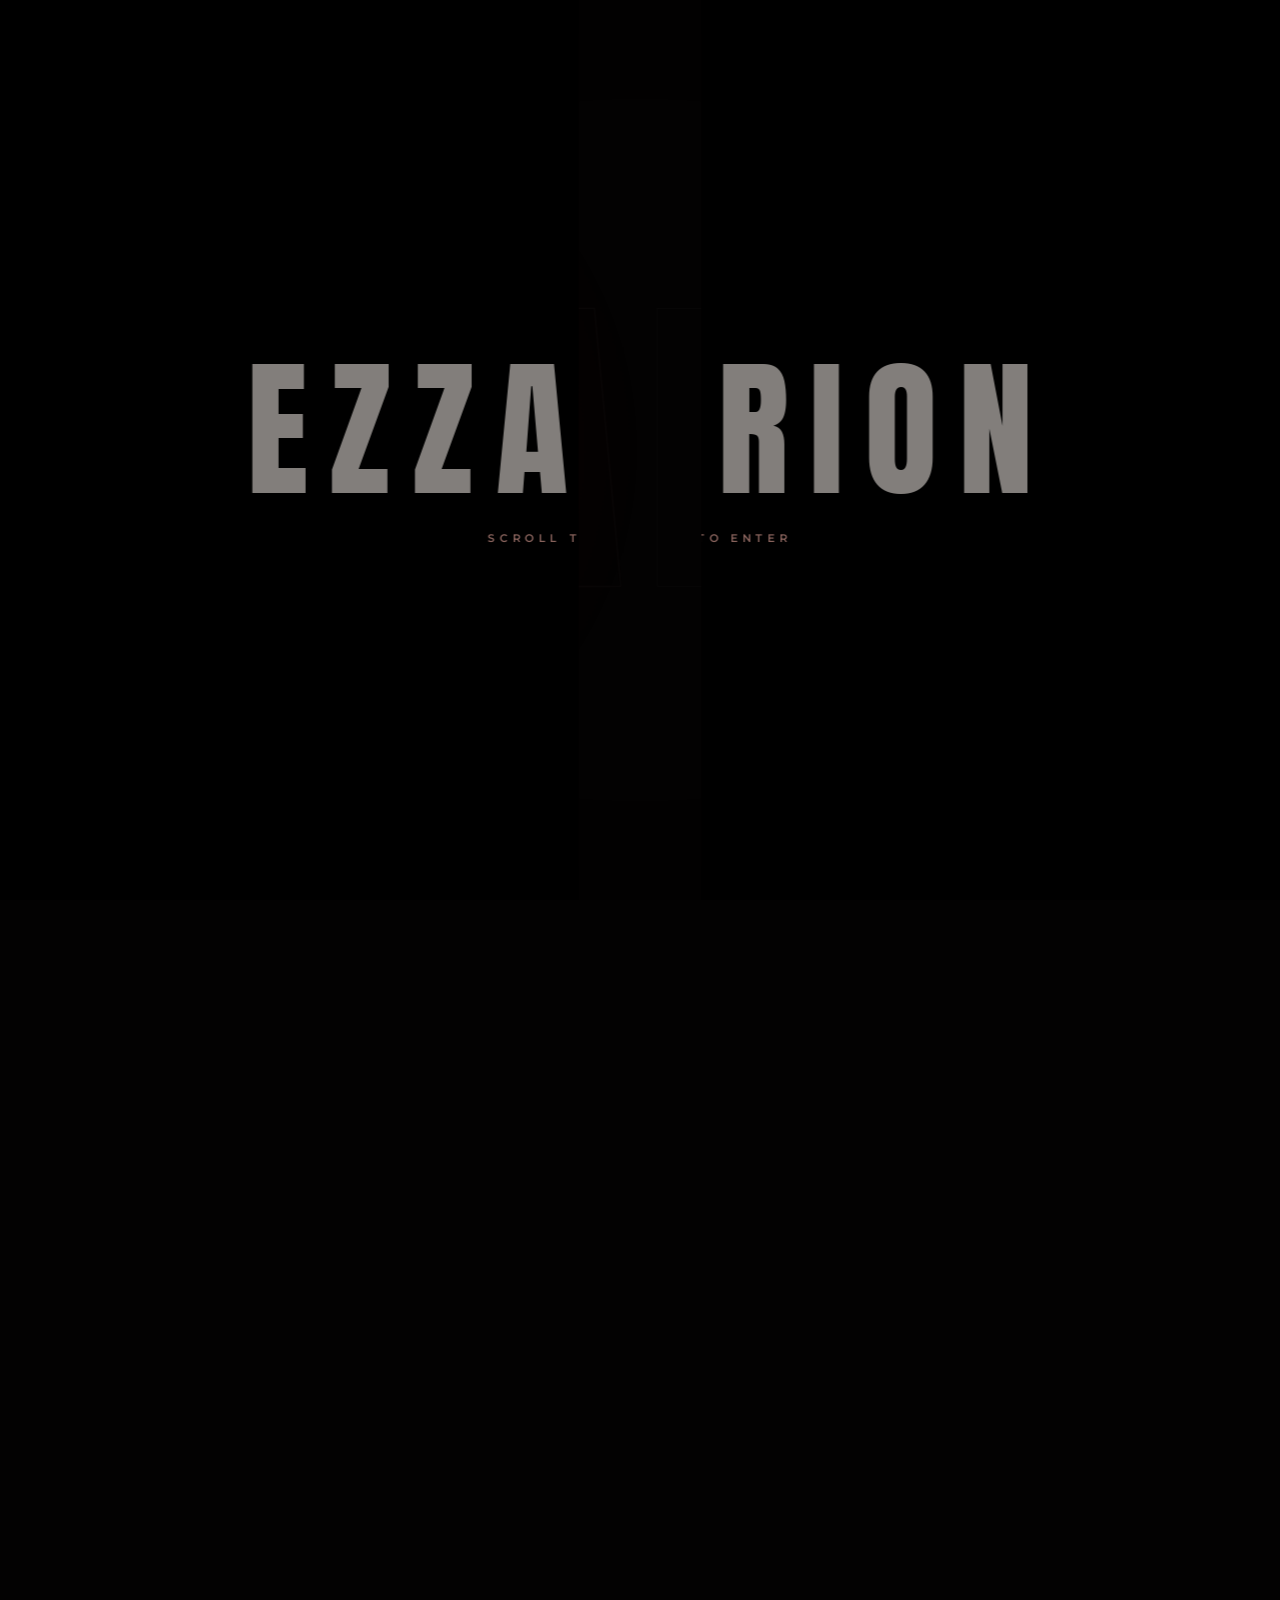
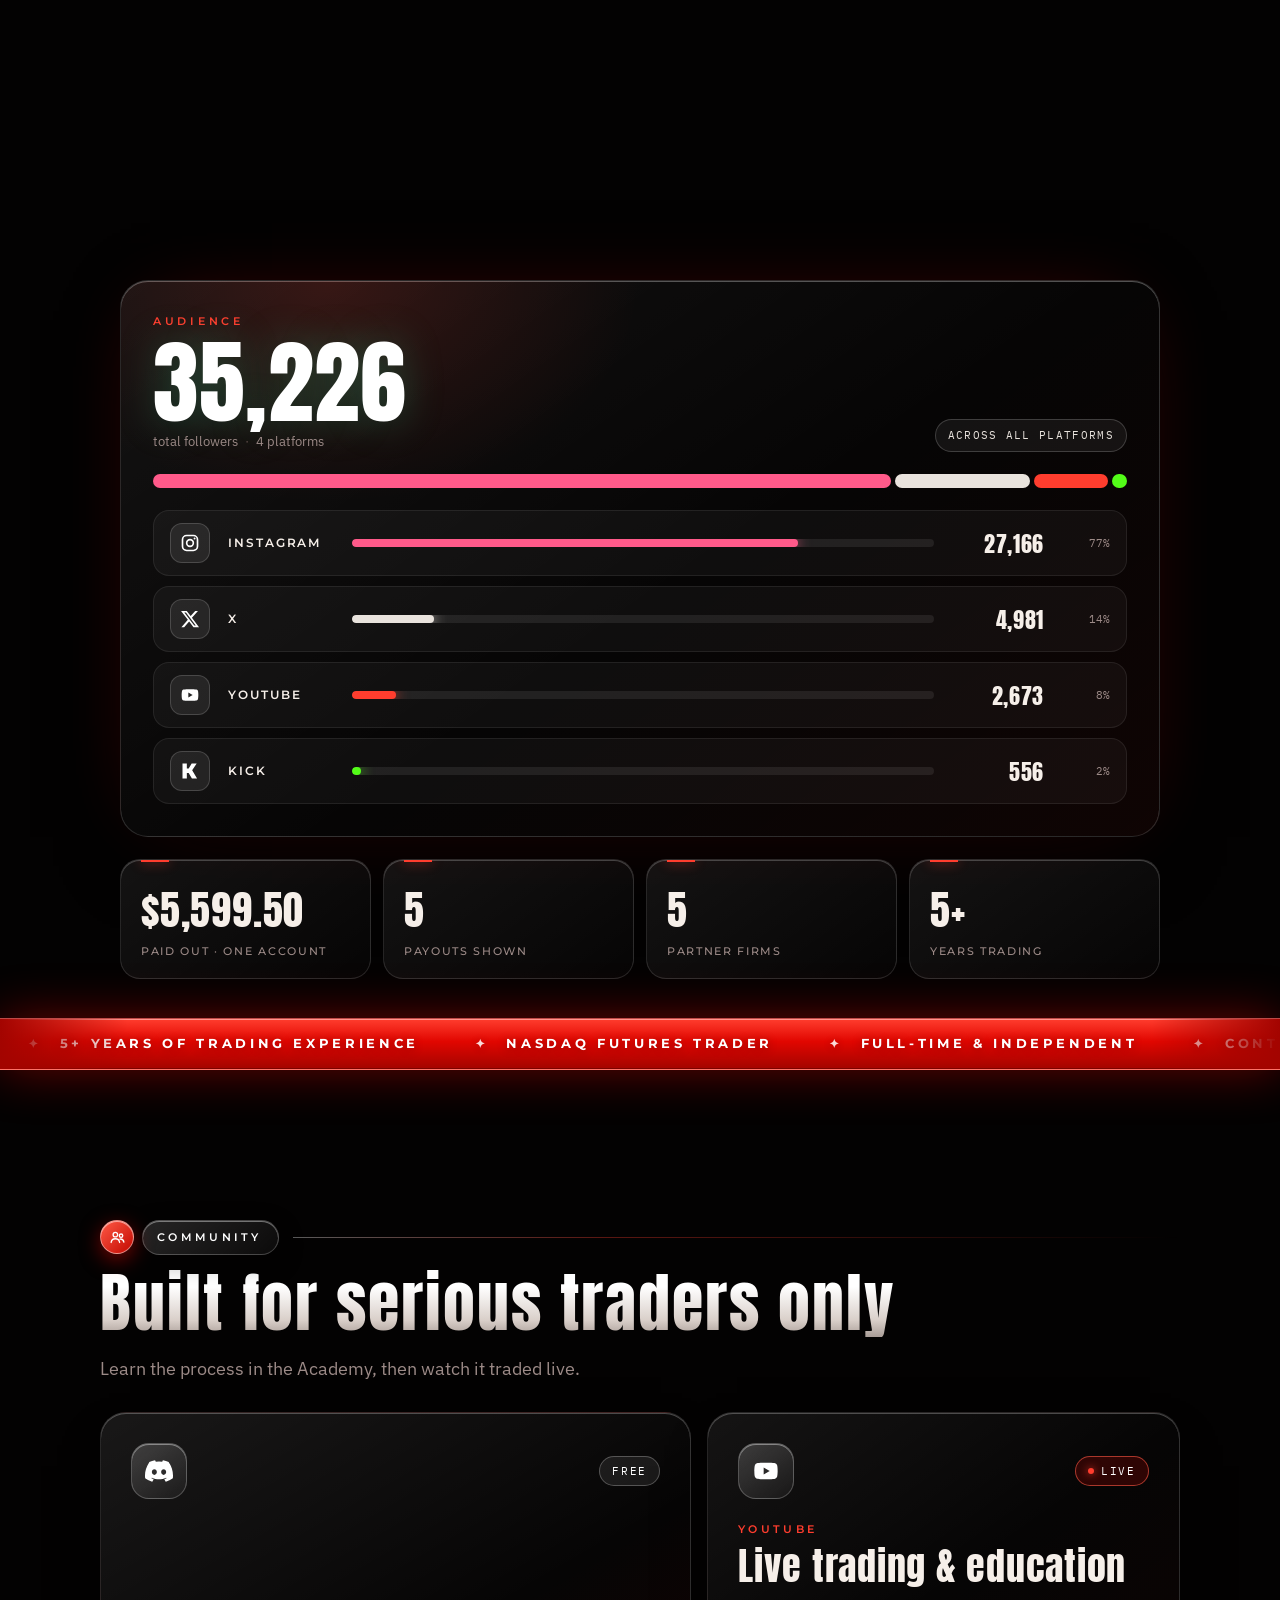
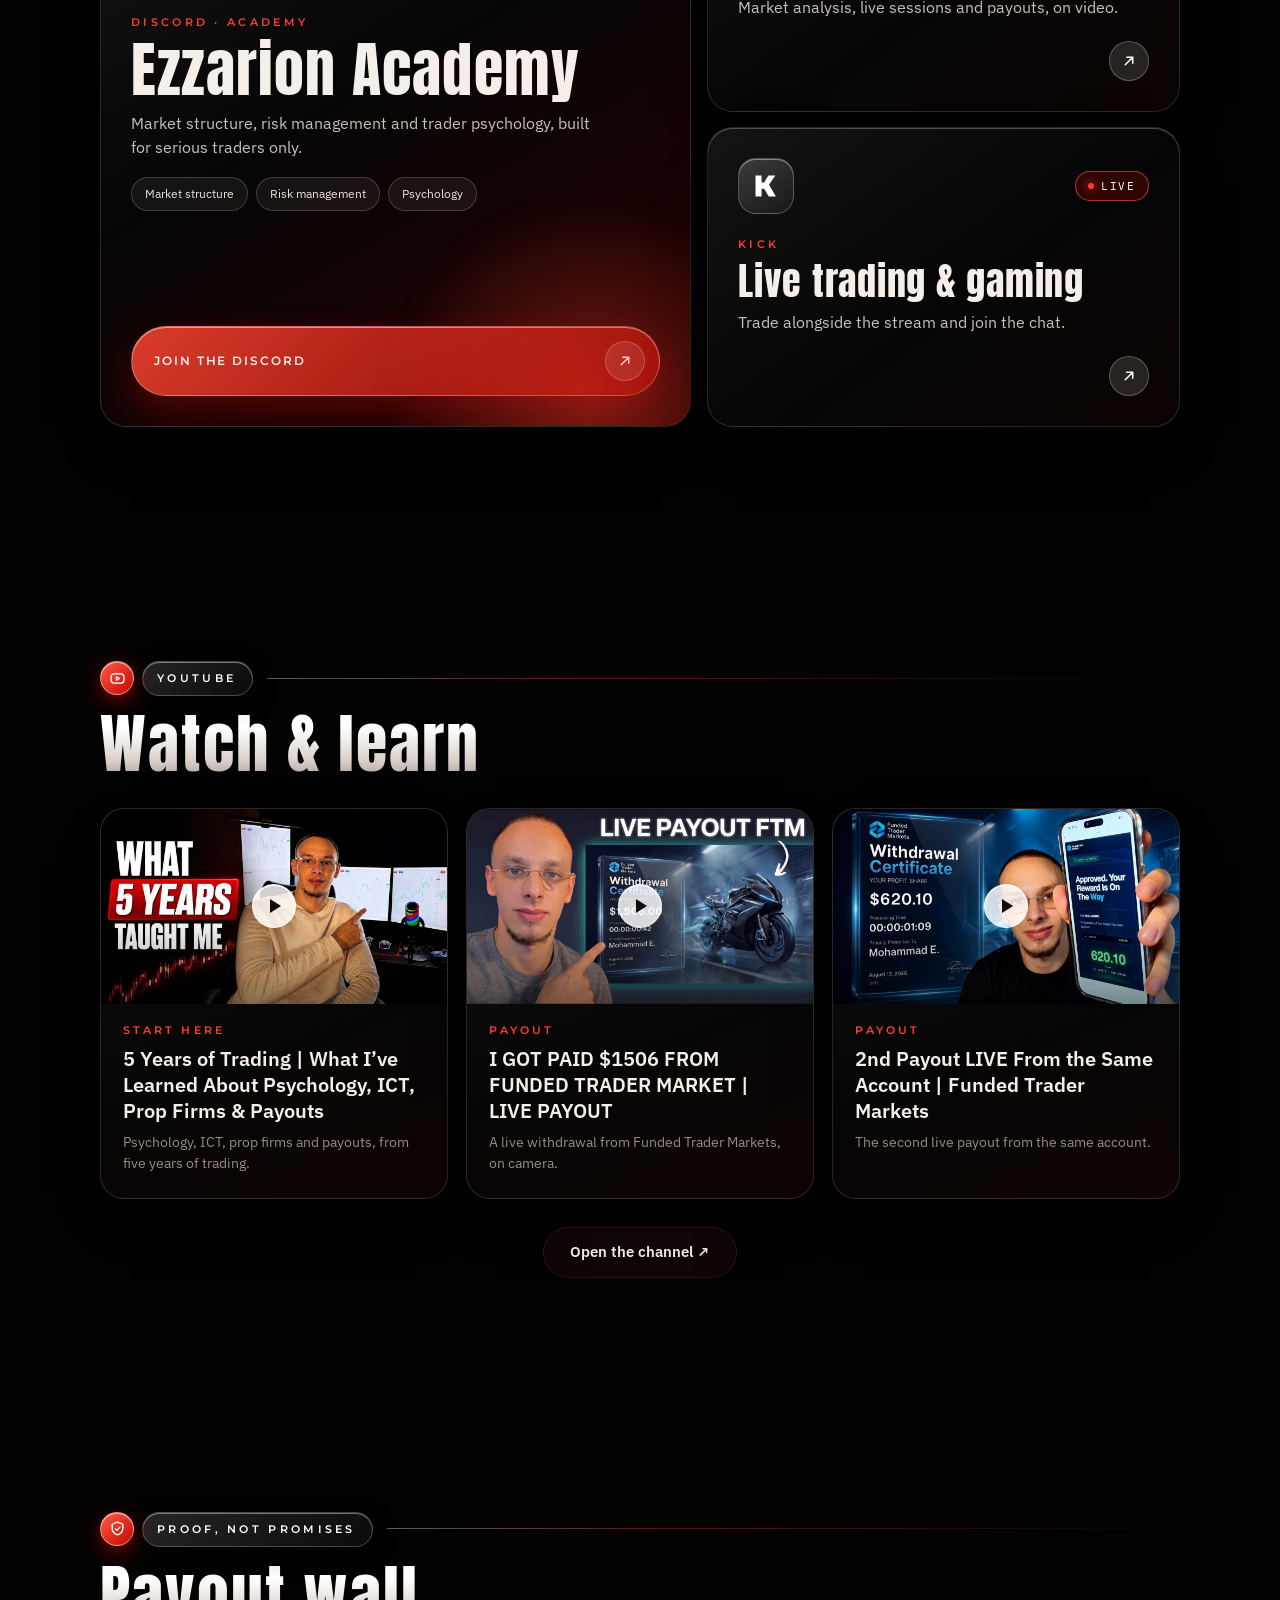
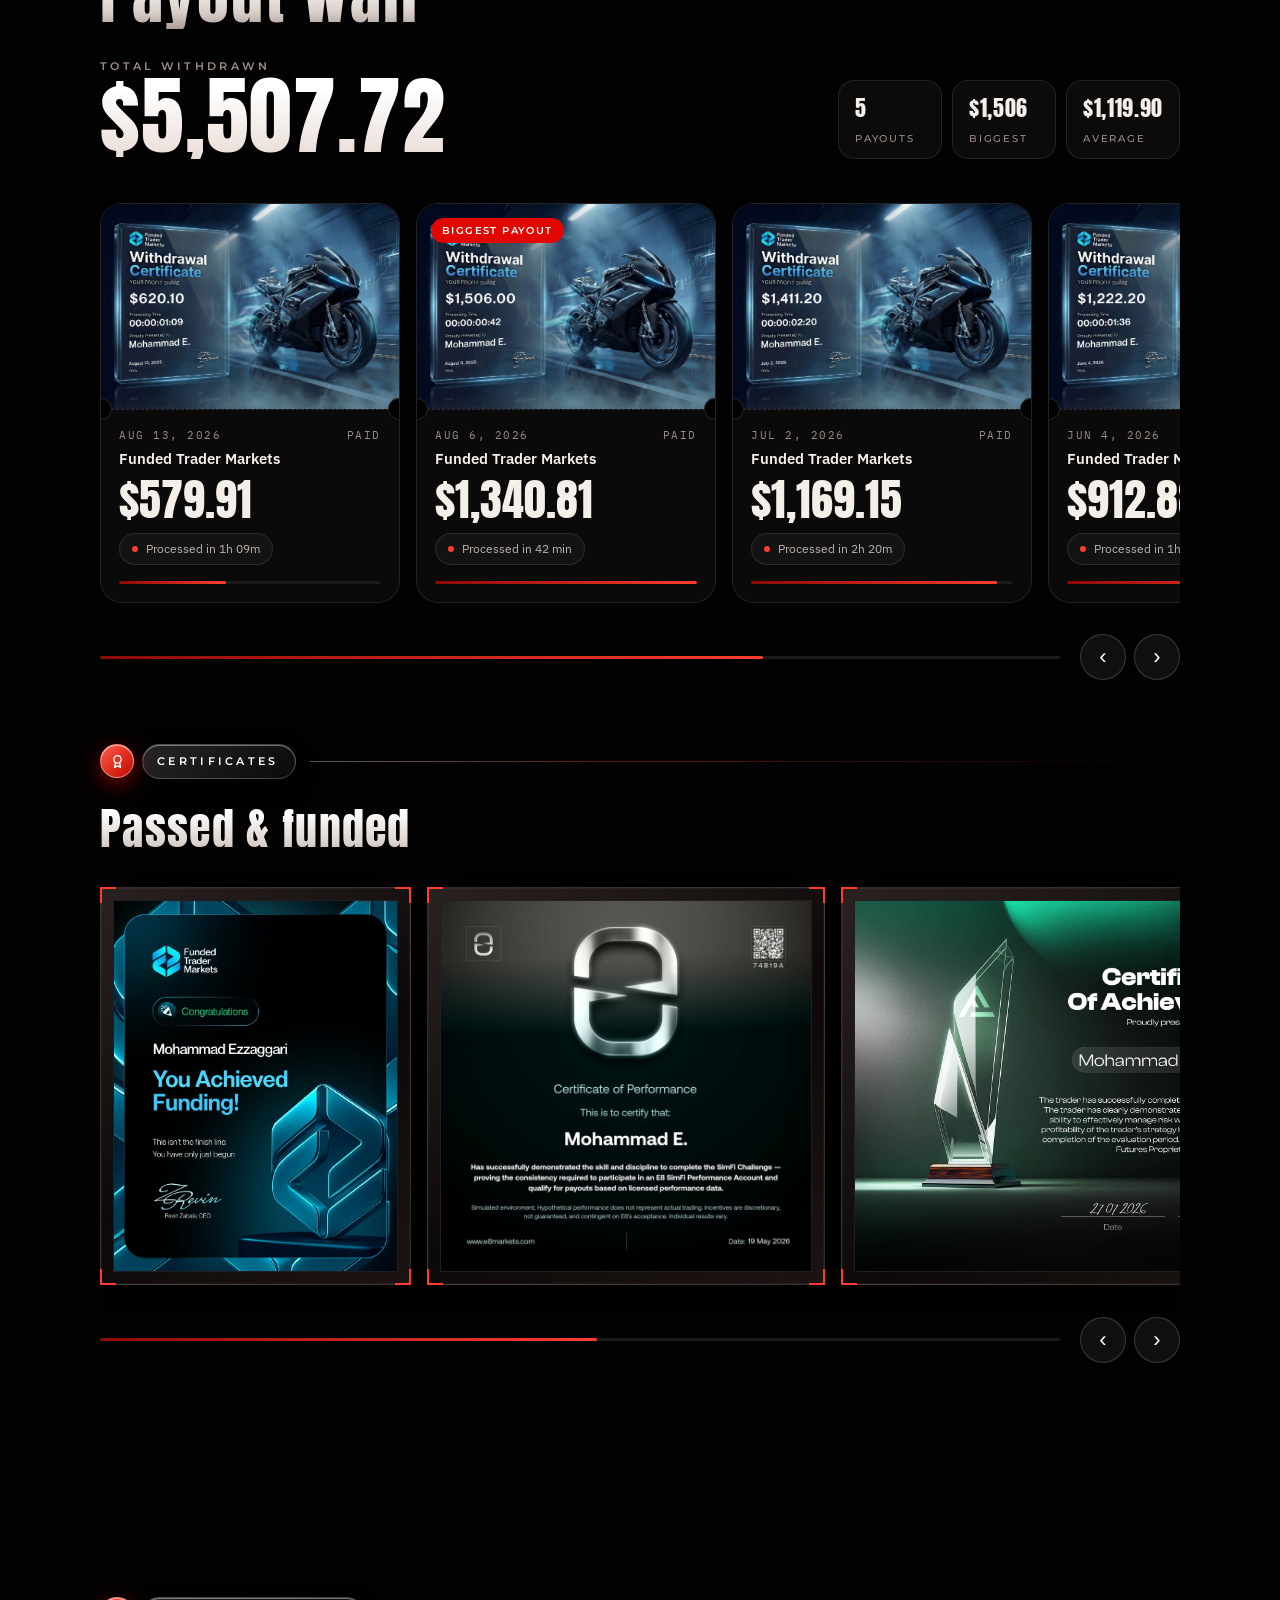
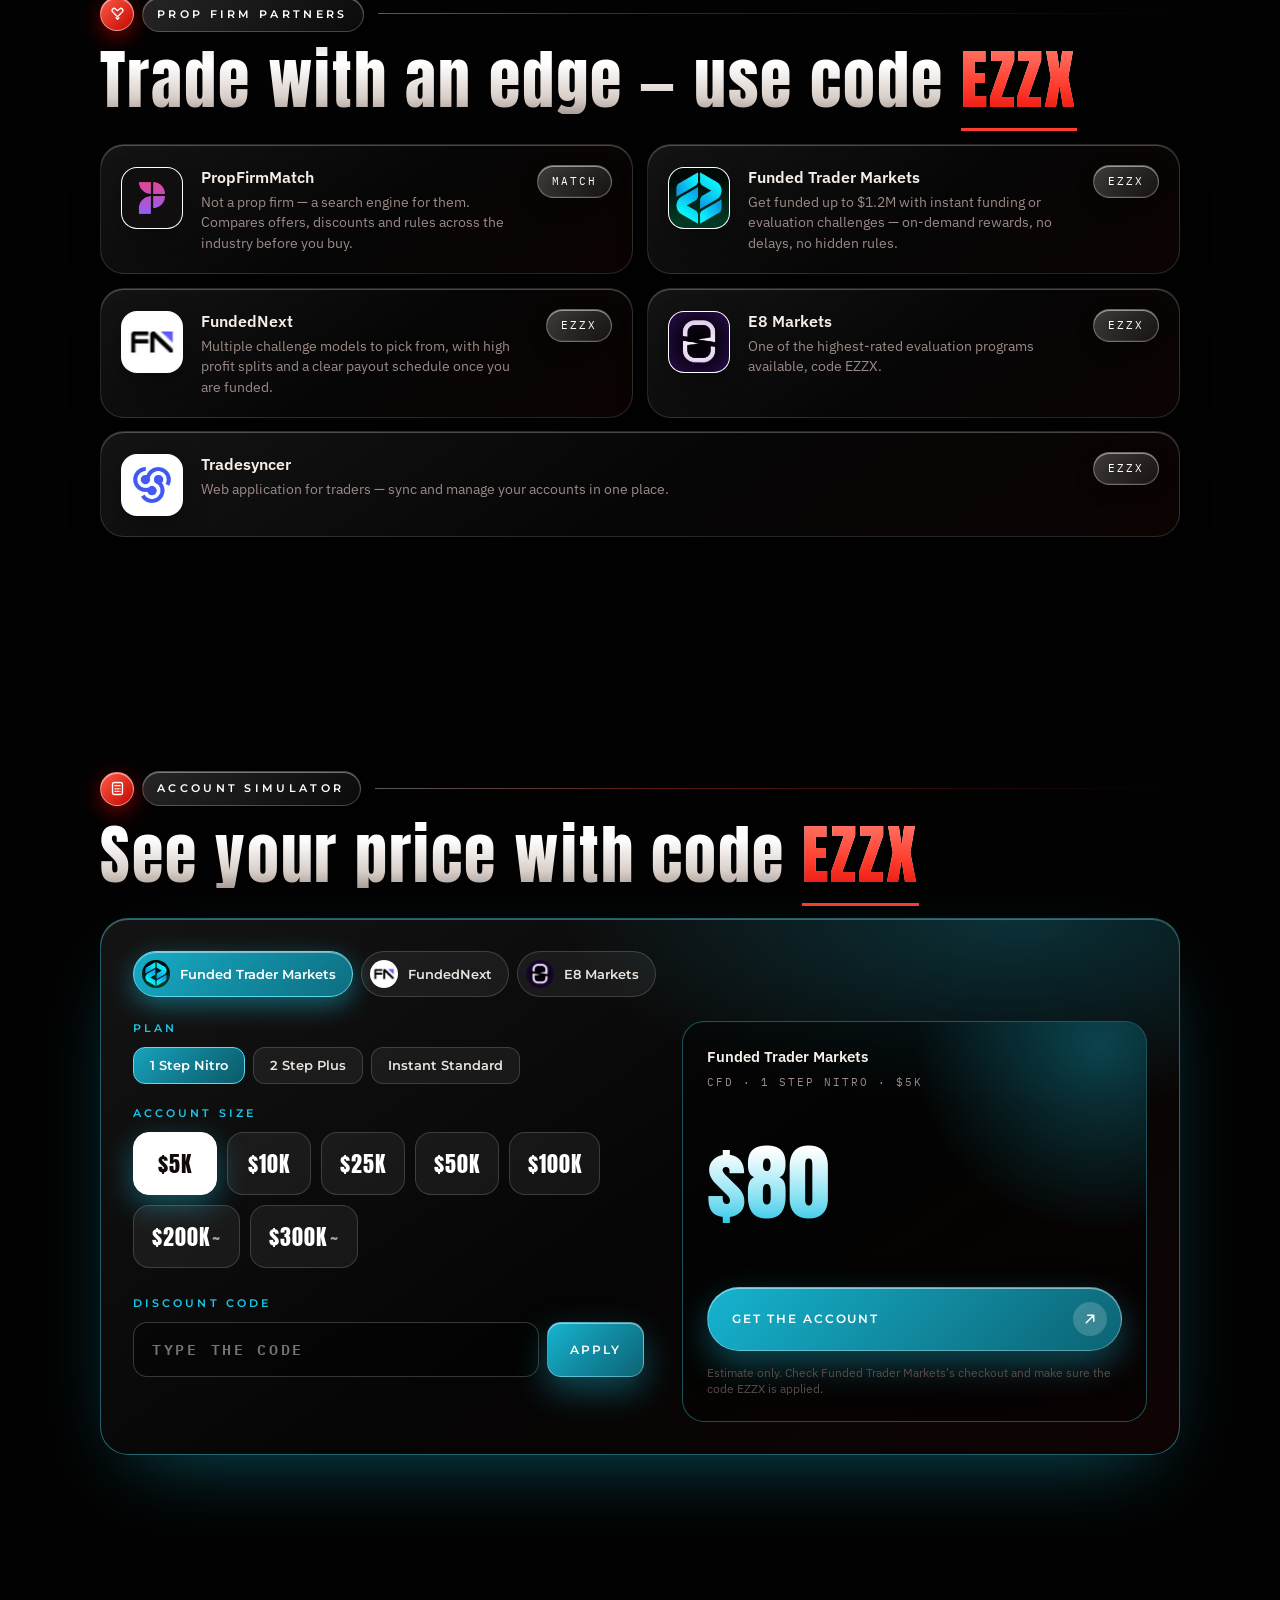
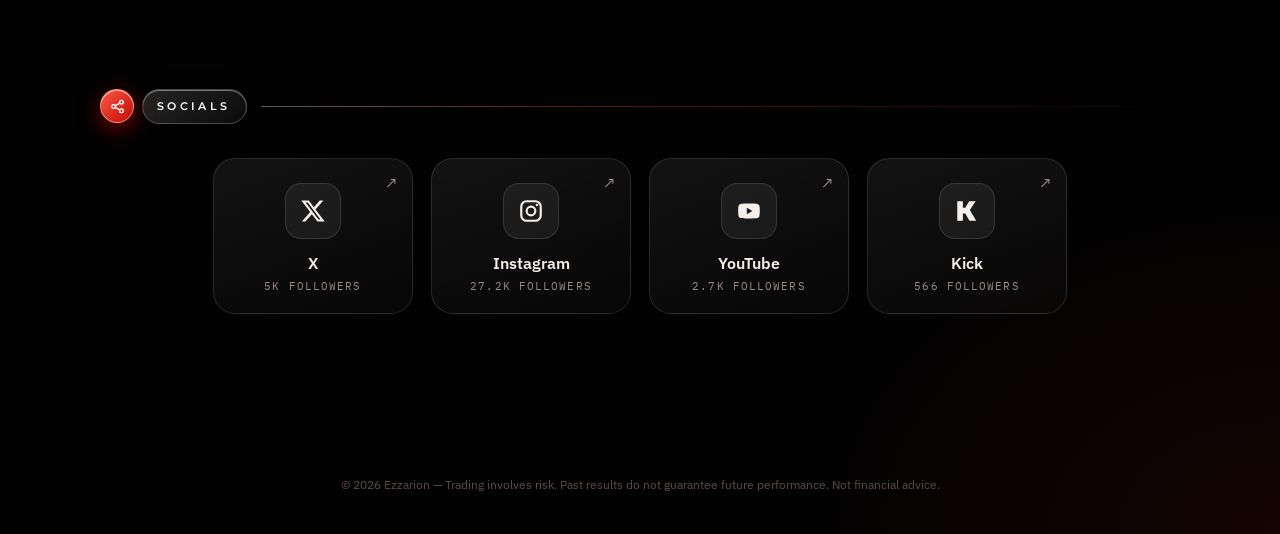
<file: index.html>
<!DOCTYPE html>
<html lang="en">
<head>
<meta charset="utf-8">
<meta name="viewport" content="width=device-width, initial-scale=1, viewport-fit=cover">
<title>EZZARION — Discipline · Structure · Execution</title>
<meta name="description" content="Official Ezzarion hub — Discord academy, live trading, videos, payout timeline and prop firm partners.">
<meta name="theme-color" content="#030202">
<link rel="icon" href="assets/img/ezzarion-brain-mark.png">
<link rel="preconnect" href="https://fonts.googleapis.com">
<link rel="preconnect" href="https://fonts.gstatic.com" crossorigin>
<link href="https://fonts.googleapis.com/css2?family=Anton&family=Michroma&family=Montserrat:wght@400;500;600&family=Bodoni+Moda:wght@600&family=Instrument+Serif&family=Caveat+Brush&family=IBM+Plex+Sans:wght@400;500;600&family=IBM+Plex+Mono:wght@500&display=swap" rel="stylesheet">
<link rel="stylesheet" href="css/style.css">
</head>
<body>


<canvas id="bg" aria-hidden="true"></canvas>
<div class="vignette" aria-hidden="true"></div>

<!-- ============ NAV (pill navigation) ============ -->
<div class="scroll-progress" id="scrollProgress"></div>
<header class="pillnav" id="nav">
  <nav class="pn-bar" aria-label="Primary">
    <a class="pn-logo" href="#top" aria-label="Ezzarion, back to top"><img src="assets/img/ezzarion-brain-bold.png" alt="" width="30" height="30"></a>
    <div class="pn-group">
      <ul class="pn-list" role="menubar">
      <li style="--i:0" role="none"><a class="pn-pill" role="menuitem" href="#community" data-sec="community"><span class="pn-circle" aria-hidden="true"></span><span class="pn-stack"><span class="pn-label">Community</span><span class="pn-hover" aria-hidden="true">Community</span></span></a></li>
      <li style="--i:1" role="none"><a class="pn-pill" role="menuitem" href="#videos" data-sec="videos"><span class="pn-circle" aria-hidden="true"></span><span class="pn-stack"><span class="pn-label">Videos</span><span class="pn-hover" aria-hidden="true">Videos</span></span></a></li>
      <li style="--i:2" role="none"><a class="pn-pill" role="menuitem" href="#payouts" data-sec="payouts"><span class="pn-circle" aria-hidden="true"></span><span class="pn-stack"><span class="pn-label">Payouts</span><span class="pn-hover" aria-hidden="true">Payouts</span></span></a></li>
      <li style="--i:3" role="none"><a class="pn-pill" role="menuitem" href="#partners" data-sec="partners"><span class="pn-circle" aria-hidden="true"></span><span class="pn-stack"><span class="pn-label">Partners</span><span class="pn-hover" aria-hidden="true">Partners</span></span></a></li>
      </ul>
    </div>
    <a class="pn-pill pn-cta" href="https://discord.gg/AdADHMWBEH" target="_blank" rel="noopener"><span class="pn-circle" aria-hidden="true"></span><span class="pn-stack"><span class="pn-label"><svg viewBox="0 0 24 24" aria-hidden="true"><path d="M20.317 4.37a19.791 19.791 0 0 0-4.885-1.515.074.074 0 0 0-.079.037c-.21.375-.444.864-.608 1.25a18.27 18.27 0 0 0-5.487 0 12.64 12.64 0 0 0-.617-1.25.077.077 0 0 0-.079-.037A19.736 19.736 0 0 0 3.677 4.37a.07.07 0 0 0-.032.027C.533 9.046-.32 13.58.099 18.057a.082.082 0 0 0 .031.057 19.9 19.9 0 0 0 5.993 3.03.078.078 0 0 0 .084-.028 14.09 14.09 0 0 0 1.226-1.994.076.076 0 0 0-.041-.106 13.107 13.107 0 0 1-1.872-.892.077.077 0 0 1-.008-.128 10.2 10.2 0 0 0 .372-.292.074.074 0 0 1 .077-.01c3.928 1.793 8.18 1.793 12.062 0a.074.074 0 0 1 .078.01c.12.098.246.198.373.292a.077.077 0 0 1-.006.127 12.299 12.299 0 0 1-1.873.892.077.077 0 0 0-.041.107c.36.698.772 1.362 1.225 1.993a.076.076 0 0 0 .084.028 19.839 19.839 0 0 0 6.002-3.03.077.077 0 0 0 .032-.054c.5-5.177-.838-9.674-3.549-13.66a.061.061 0 0 0-.031-.03zM8.02 15.33c-1.183 0-2.157-1.085-2.157-2.419 0-1.333.956-2.419 2.157-2.419 1.21 0 2.176 1.096 2.157 2.42 0 1.333-.956 2.418-2.157 2.418zm7.975 0c-1.183 0-2.157-1.085-2.157-2.419 0-1.333.955-2.419 2.157-2.419 1.21 0 2.176 1.096 2.157 2.42 0 1.333-.946 2.418-2.157 2.418z"/></svg>Discord</span><span class="pn-hover" aria-hidden="true"><svg viewBox="0 0 24 24" aria-hidden="true"><path d="M20.317 4.37a19.791 19.791 0 0 0-4.885-1.515.074.074 0 0 0-.079.037c-.21.375-.444.864-.608 1.25a18.27 18.27 0 0 0-5.487 0 12.64 12.64 0 0 0-.617-1.25.077.077 0 0 0-.079-.037A19.736 19.736 0 0 0 3.677 4.37a.07.07 0 0 0-.032.027C.533 9.046-.32 13.58.099 18.057a.082.082 0 0 0 .031.057 19.9 19.9 0 0 0 5.993 3.03.078.078 0 0 0 .084-.028 14.09 14.09 0 0 0 1.226-1.994.076.076 0 0 0-.041-.106 13.107 13.107 0 0 1-1.872-.892.077.077 0 0 1-.008-.128 10.2 10.2 0 0 0 .372-.292.074.074 0 0 1 .077-.01c3.928 1.793 8.18 1.793 12.062 0a.074.074 0 0 1 .078.01c.12.098.246.198.373.292a.077.077 0 0 1-.006.127 12.299 12.299 0 0 1-1.873.892.077.077 0 0 0-.041.107c.36.698.772 1.362 1.225 1.993a.076.076 0 0 0 .084.028 19.839 19.839 0 0 0 6.002-3.03.077.077 0 0 0 .032-.054c.5-5.177-.838-9.674-3.549-13.66a.061.061 0 0 0-.031-.03zM8.02 15.33c-1.183 0-2.157-1.085-2.157-2.419 0-1.333.956-2.419 2.157-2.419 1.21 0 2.176 1.096 2.157 2.42 0 1.333-.956 2.418-2.157 2.418zm7.975 0c-1.183 0-2.157-1.085-2.157-2.419 0-1.333.955-2.419 2.157-2.419 1.21 0 2.176 1.096 2.157 2.42 0 1.333-.946 2.418-2.157 2.418z"/></svg>Discord</span></span></a>
    <button class="pn-burger" id="pnBurger" type="button" aria-label="Toggle menu" aria-expanded="false" aria-controls="pnMobile"><span></span><span></span></button>
  </nav>
  <div class="pn-mobile" id="pnMobile">
    <ul>
      <li><a href="#community" data-sec="community">Community</a></li>
      <li><a href="#videos" data-sec="videos">Videos</a></li>
      <li><a href="#payouts" data-sec="payouts">Payouts</a></li>
      <li><a href="#partners" data-sec="partners">Partners</a></li>
      <li><a href="https://discord.gg/AdADHMWBEH" target="_blank" rel="noopener" class="pn-mcta">Join Discord</a></li>
    </ul>
  </div>
</header>

<main id="top">

<!-- ============ DESTINATION 1: Meet Ezzarion ============ -->
<div class="gate" id="gate">
<div class="gate-stage">
<section class="about" id="about">
  <div class="ab-ghost" aria-hidden="true">EZZARION</div>
  <div class="ab-spot" aria-hidden="true"></div>
  <div class="ab-inner">
    <figure class="ab-photo">
      <div class="ab-ring" aria-hidden="true"></div>
      <div class="ab-frame"><img src="assets/photos/ezzarion-about.jpg" alt="Ezzarion"></div>
    </figure>
    <div class="ab-text">
      <div class="ab-kick"><i></i>About</div>
      <h2><em>Meet</em><span>Ezzarion</span></h2>
      <p class="ab-lead">An independent, full-time Nasdaq Futures trader and content creator from Morocco.</p>
      <p class="ab-body">With over 5 years of trading experience, he started out in the Forex markets before moving fully to trading stock index futures.</p>
      <ul class="ab-facts">
        <li><b><u data-target="5">0</u>+</b><span>Years trading</span></li>
        <li><b>Forex<em>→</em>NQ</b><span>The journey</span></li>
        <li><b>100%</b><span>Independent</span></li>
      </ul>
      <div class="ab-cta"><a class="btn primary" href="https://discord.gg/AdADHMWBEH" target="_blank" rel="noopener">Join the Academy</a><a class="btn ghost" href="#payouts">See the payouts</a></div>
    </div>
  </div>
</section>
</div>
</div>
<div class="gate-panels" id="gatePanels" aria-hidden="true">
  <div class="gp gp-l"><div class="gp-in"><div class="gp-name">EZZARION</div><div class="gp-hint">Scroll to enter</div></div></div>
  <div class="gp gp-r"><div class="gp-in"><div class="gp-name">EZZARION</div><div class="gp-hint">Scroll to enter</div></div></div>
</div>

<section class="hero-tail" id="growth">
  <div class="growth reveal">
    <div class="g-head">
      <div class="g-title">
        <div class="g-eyebrow">Audience</div>
        <div class="g-total" id="gTotal">0</div>
        <div class="g-sub">total followers <i>·</i> <span id="gPlat"></span></div>
      </div>
      <div class="g-badges"><span>Across all platforms</span></div>
    </div>
    <div class="f-stack" id="fStack" aria-hidden="true"></div>
    <ul class="f-list" id="fList"></ul>
  </div>
  <div class="stats">
    <div class="stat reveal" style="--d:.05s"><b data-count id="statPayout" data-prefix="$">0</b><span>Paid out · one account</span></div>
    <div class="stat reveal" style="--d:.15s"><b data-count id="statCount">0</b><span>Payouts shown</span></div>
    <div class="stat reveal" style="--d:.25s"><b data-count id="statFirms">0</b><span>Partner firms</span></div>
    <div class="stat reveal" style="--d:.35s"><b>5+</b><span>Years trading</span></div>
  </div>
</section>

<div class="tape" aria-hidden="true">
  <div class="tape-track" id="tapeTrack"></div>
</div>

<div class="wrap">

<!-- ============ COMMUNITY ============ -->
<section id="community" class="section">
  <div class="eyebrow reveal"><span class="eb-ico"><svg viewBox="0 0 24 24"><circle cx="9" cy="8" r="3.2"/><circle cx="17" cy="9.5" r="2.4"/><path d="M3 19c.5-3.4 3-5.2 6-5.2s5.5 1.8 6 5.2M15.5 14.2c2.7-.3 4.9 1.1 5.5 4.3"/></svg></span><span class="eb-txt">Community</span></div>
  <h2 class="reveal">Built for serious traders only</h2>
  <p class="cm-lead reveal">Learn the process in the Academy, then watch it traded live.</p>
  <div class="bento">
    <a class="cm-card cm-discord reveal" href="https://discord.gg/AdADHMWBEH" target="_blank" rel="noopener">
      <div class="cm-top"><span class="cm-ico"><svg viewBox="0 0 24 24" aria-hidden="true"><path d="M20.317 4.37a19.791 19.791 0 0 0-4.885-1.515.074.074 0 0 0-.079.037c-.21.375-.444.864-.608 1.25a18.27 18.27 0 0 0-5.487 0 12.64 12.64 0 0 0-.617-1.25.077.077 0 0 0-.079-.037A19.736 19.736 0 0 0 3.677 4.37a.07.07 0 0 0-.032.027C.533 9.046-.32 13.58.099 18.057a.082.082 0 0 0 .031.057 19.9 19.9 0 0 0 5.993 3.03.078.078 0 0 0 .084-.028 14.09 14.09 0 0 0 1.226-1.994.076.076 0 0 0-.041-.106 13.107 13.107 0 0 1-1.872-.892.077.077 0 0 1-.008-.128 10.2 10.2 0 0 0 .372-.292.074.074 0 0 1 .077-.01c3.928 1.793 8.18 1.793 12.062 0a.074.074 0 0 1 .078.01c.12.098.246.198.373.292a.077.077 0 0 1-.006.127 12.299 12.299 0 0 1-1.873.892.077.077 0 0 0-.041.107c.36.698.772 1.362 1.225 1.993a.076.076 0 0 0 .084.028 19.839 19.839 0 0 0 6.002-3.03.077.077 0 0 0 .032-.054c.5-5.177-.838-9.674-3.549-13.66a.061.061 0 0 0-.031-.03zM8.02 15.33c-1.183 0-2.157-1.085-2.157-2.419 0-1.333.956-2.419 2.157-2.419 1.21 0 2.176 1.096 2.157 2.42 0 1.333-.956 2.418-2.157 2.418zm7.975 0c-1.183 0-2.157-1.085-2.157-2.419 0-1.333.955-2.419 2.157-2.419 1.21 0 2.176 1.096 2.157 2.42 0 1.333-.946 2.418-2.157 2.418z"/></svg></span><span class="cm-badge">Free</span></div>
      <div class="cm-body">
        <div class="cm-kicker">Discord · Academy</div>
        <h3>Ezzarion Academy</h3>
        <p>Market structure, risk management and trader psychology, built for serious traders only.</p>
        <ul class="cm-chips"><li>Market structure</li><li>Risk management</li><li>Psychology</li></ul>
      </div>
      <div class="cm-cta"><span>Join the Discord</span><span class="cm-arrow" aria-hidden="true"><svg viewBox="0 0 24 24"><path d="M7 17 17 7M9 7h8v8"/></svg></span></div>
    </a>
    <a class="cm-card cm-live reveal" style="--d:.12s" href="https://youtube.com/@ezzarion?si=gjLdXVoK1gLFBX7Q" target="_blank" rel="noopener">
      <div class="cm-top"><span class="cm-ico"><svg viewBox="0 0 24 24" aria-hidden="true"><path fill-rule="evenodd" d="M21.6 7.2a2.5 2.5 0 0 0-1.76-1.77C18.3 5 12 5 12 5s-6.3 0-7.84.43A2.5 2.5 0 0 0 2.4 7.2C2 8.76 2 12 2 12s0 3.24.4 4.8a2.5 2.5 0 0 0 1.76 1.77C5.7 19 12 19 12 19s6.3 0 7.84-.43a2.5 2.5 0 0 0 1.76-1.77C22 15.24 22 12 22 12s0-3.24-.4-4.8zM10 15V9l5.2 3z"/></svg></span><span class="cm-badge live">Live</span></div>
      <div class="cm-body">
        <div class="cm-kicker">YouTube</div>
        <h3>Live trading &amp; education</h3>
        <p>Market analysis, live sessions and payouts, on video.</p>
      </div>
      <div class="cm-foot"><span class="cm-count" data-follow="youtube"></span><span class="cm-arrow" aria-hidden="true"><svg viewBox="0 0 24 24"><path d="M7 17 17 7M9 7h8v8"/></svg></span></div>
    </a>
    <a class="cm-card cm-live reveal" style="--d:.24s" href="https://kick.com/ezzarion" target="_blank" rel="noopener">
      <div class="cm-top"><span class="cm-ico"><svg viewBox="0 0 24 24" aria-hidden="true"><path d="M3 3h5.2v6h2.2l3.6-6H20l-5.4 8L20.5 21h-6.2l-3.9-6.6H8.2V21H3z"/></svg></span><span class="cm-badge live">Live</span></div>
      <div class="cm-body">
        <div class="cm-kicker">Kick</div>
        <h3>Live trading &amp; gaming</h3>
        <p>Trade alongside the stream and join the chat.</p>
      </div>
      <div class="cm-foot"><span class="cm-count" data-follow="kick"></span><span class="cm-arrow" aria-hidden="true"><svg viewBox="0 0 24 24"><path d="M7 17 17 7M9 7h8v8"/></svg></span></div>
    </a>
  </div>
</section>

<!-- ============ VIDEOS ============ -->
<section id="videos" class="section">
  <div class="eyebrow reveal"><span class="eb-ico"><svg viewBox="0 0 24 24"><rect x="3" y="5.5" width="18" height="13" rx="4"/><path d="m10.5 9.5 4.2 2.5-4.2 2.5z"/></svg></span><span class="eb-txt">YouTube</span></div>
  <h2 class="reveal">Watch &amp; learn</h2>
  <div id="videoGrid" class="video-grid"></div>
  <div class="center reveal"><a class="btn ghost" id="channelBtn" target="_blank" rel="noopener">Open the channel ↗</a></div>
</section>

<!-- ============ PAYOUTS ============ -->
<section id="payouts" class="section">
  <div class="eyebrow reveal"><span class="eb-ico"><svg viewBox="0 0 24 24"><path d="M12 3 4.5 6v5.5c0 4.4 3.1 7.8 7.5 9.5 4.4-1.7 7.5-5.1 7.5-9.5V6z"/><path d="m8.8 12.2 2.4 2.4 4.2-4.6"/></svg></span><span class="eb-txt">Proof, not promises</span></div>
  <h2 class="reveal">Payout wall</h2>
  <div class="pw-top reveal">
    <div class="pw-total"><span>Total withdrawn</span><b id="payoutTotal">$0</b></div>
    <div class="pw-metrics" id="pwMetrics"></div>
  </div>
  <div class="chips reveal" id="firmChips"></div>
  <div class="pw-rail reveal" id="pwRail">
    <div class="pw-track" id="timeline"></div>
  </div>
  <div class="pw-ctrl reveal">
    <div class="pw-prog"><i id="pwProg"></i></div>
    <div class="pw-btns"><button type="button" id="pwPrev" aria-label="Previous payouts">‹</button><button type="button" id="pwNext" aria-label="Next payouts">›</button></div>
  </div>

  <div class="eyebrow sub reveal"><span class="eb-ico"><svg viewBox="0 0 24 24"><circle cx="12" cy="9" r="5.2"/><path d="m9.2 13.4-1.4 7 4.2-2.3 4.2 2.3-1.4-7"/></svg></span><span class="eb-txt">Certificates</span></div>
  <h3 class="cw-title reveal">Passed &amp; funded</h3>
  <div class="pw-rail cw-rail reveal" id="cwRail"><div class="pw-track" id="certGrid"></div></div>
  <div class="pw-ctrl reveal">
    <div class="pw-prog"><i id="cwProg"></i></div>
    <div class="pw-btns"><button type="button" id="cwPrev" aria-label="Previous certificates">‹</button><button type="button" id="cwNext" aria-label="Next certificates">›</button></div>
  </div>
</section>

<!-- ============ PARTNERS ============ -->
<section id="partners" class="section">
  <div class="eyebrow reveal"><span class="eb-ico"><svg viewBox="0 0 24 24"><path d="M8 12.5 5.2 9.7a2.8 2.8 0 0 1 4-4L12 8l2.8-2.3a2.8 2.8 0 0 1 4 4L16 12.5"/><path d="m8 12.5 4 4 4-4M10 18l2 2 2-2"/></svg></span><span class="eb-txt">Prop Firm Partners</span></div>
  <h2 class="reveal">Trade with an edge — use code <span class="code">EZZX</span></h2>
  <div class="partner-grid" id="partnerGrid"></div>
</section>

<!-- ============ ACCOUNT SIMULATOR ============ -->
<section id="simulator" class="section" hidden>
  <div class="eyebrow reveal"><span class="eb-ico"><svg viewBox="0 0 24 24"><rect x="5" y="3.5" width="14" height="17" rx="2.5"/><path d="M8.5 8h7M8.5 12.5h1.5M12 12.5h1.5M15.5 12.5h.1M8.5 16h1.5M12 16h1.5M15.5 16h.1"/></svg></span><span class="eb-txt">Account simulator</span></div>
  <h2 class="reveal">See your price with code <span class="code">EZZX</span></h2>
  <div class="sim reveal" id="sim">
    <div class="sim-firms" id="simFirms" role="tablist" aria-label="Prop firm"></div>
    <div class="sim-grid">
      <div class="sim-pick">
        <div class="sim-label">Market</div>
        <div class="sim-seg" id="simMarkets" role="radiogroup" aria-label="Market"></div>
        <div class="sim-label">Plan</div>
        <div class="sim-plans" id="simPlans" role="radiogroup" aria-label="Plan"></div>
        <div class="sim-label">Account size</div>
        <div class="sim-sizes" id="simSizes" role="radiogroup" aria-label="Account size"></div>
        <div class="sim-label">Discount code</div>
        <form class="sim-code" id="simForm" autocomplete="off">
          <input id="simCode" type="text" inputmode="text" placeholder="Type the code" aria-label="Discount code" maxlength="20">
          <button type="submit" id="simApply">Apply</button>
        </form>
        <div class="sim-msg" id="simMsg" role="status"></div>
      </div>
      <div class="sim-sum">
        <div class="sim-firm" id="simFirmName"></div>
        <div class="sim-size" id="simSizeName"></div>
        <div class="sim-old" id="simOld"></div>
        <div class="sim-new" id="simNew">$0</div>
        <div class="sim-est" id="simEst" hidden>Estimated price, worked out from this plan's discount. Check the checkout for the exact amount.</div>
        <div class="sim-save" id="simSave"></div>
        <a class="sim-cta" id="simCta" href="#" target="_blank" rel="noopener sponsored"><span>Get the account</span><svg viewBox="0 0 24 24" aria-hidden="true"><path d="M7 17 17 7M9 7h8v8"/></svg></a>
        <div class="sim-fine" id="simFine"></div>
      </div>
    </div>
  </div>
</section>

<!-- ============ SOCIALS ============ -->
<section class="section" id="socials">
  <div class="eyebrow reveal"><span class="eb-ico"><svg viewBox="0 0 24 24"><circle cx="6.5" cy="12" r="2.6"/><circle cx="17.5" cy="6" r="2.6"/><circle cx="17.5" cy="18" r="2.6"/><path d="m8.8 10.8 6.4-3.6M8.8 13.2l6.4 3.6"/></svg></span><span class="eb-txt">Socials</span></div>
  <div class="social-row reveal" id="socialRow"></div>
</section>

</div>
</main>

<footer>© <span id="year"></span> Ezzarion — Trading involves risk. Past results do not guarantee future performance. Not financial advice.</footer>

<!-- lightbox -->
<div class="lightbox" id="lightbox" hidden>
  <button class="lb-close" type="button" aria-label="Close">×</button>
  <div class="lb-body" id="lbBody"></div>
  <div class="lb-cap" id="lbCap"></div>
</div>

<script src="js/config.js"></script>
<script src="js/main.js"></script>
</body>
</html>
</file>
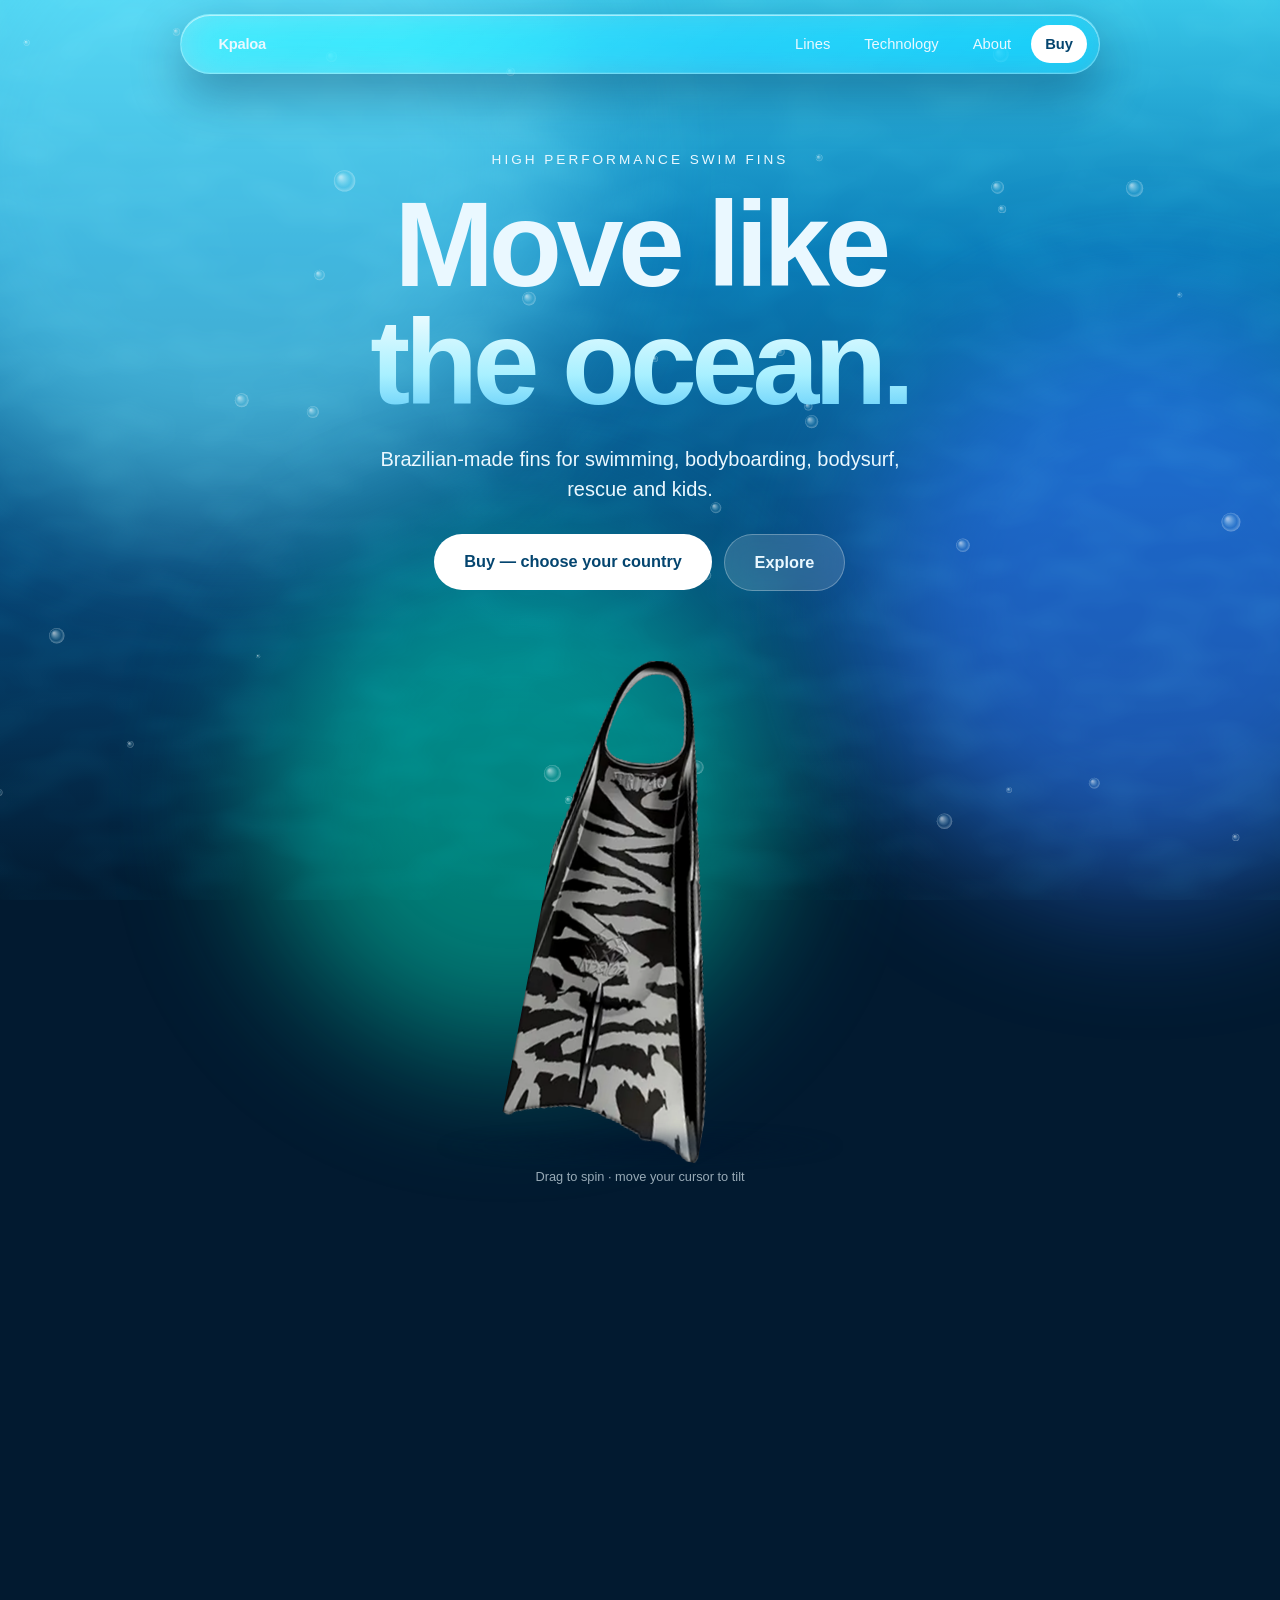
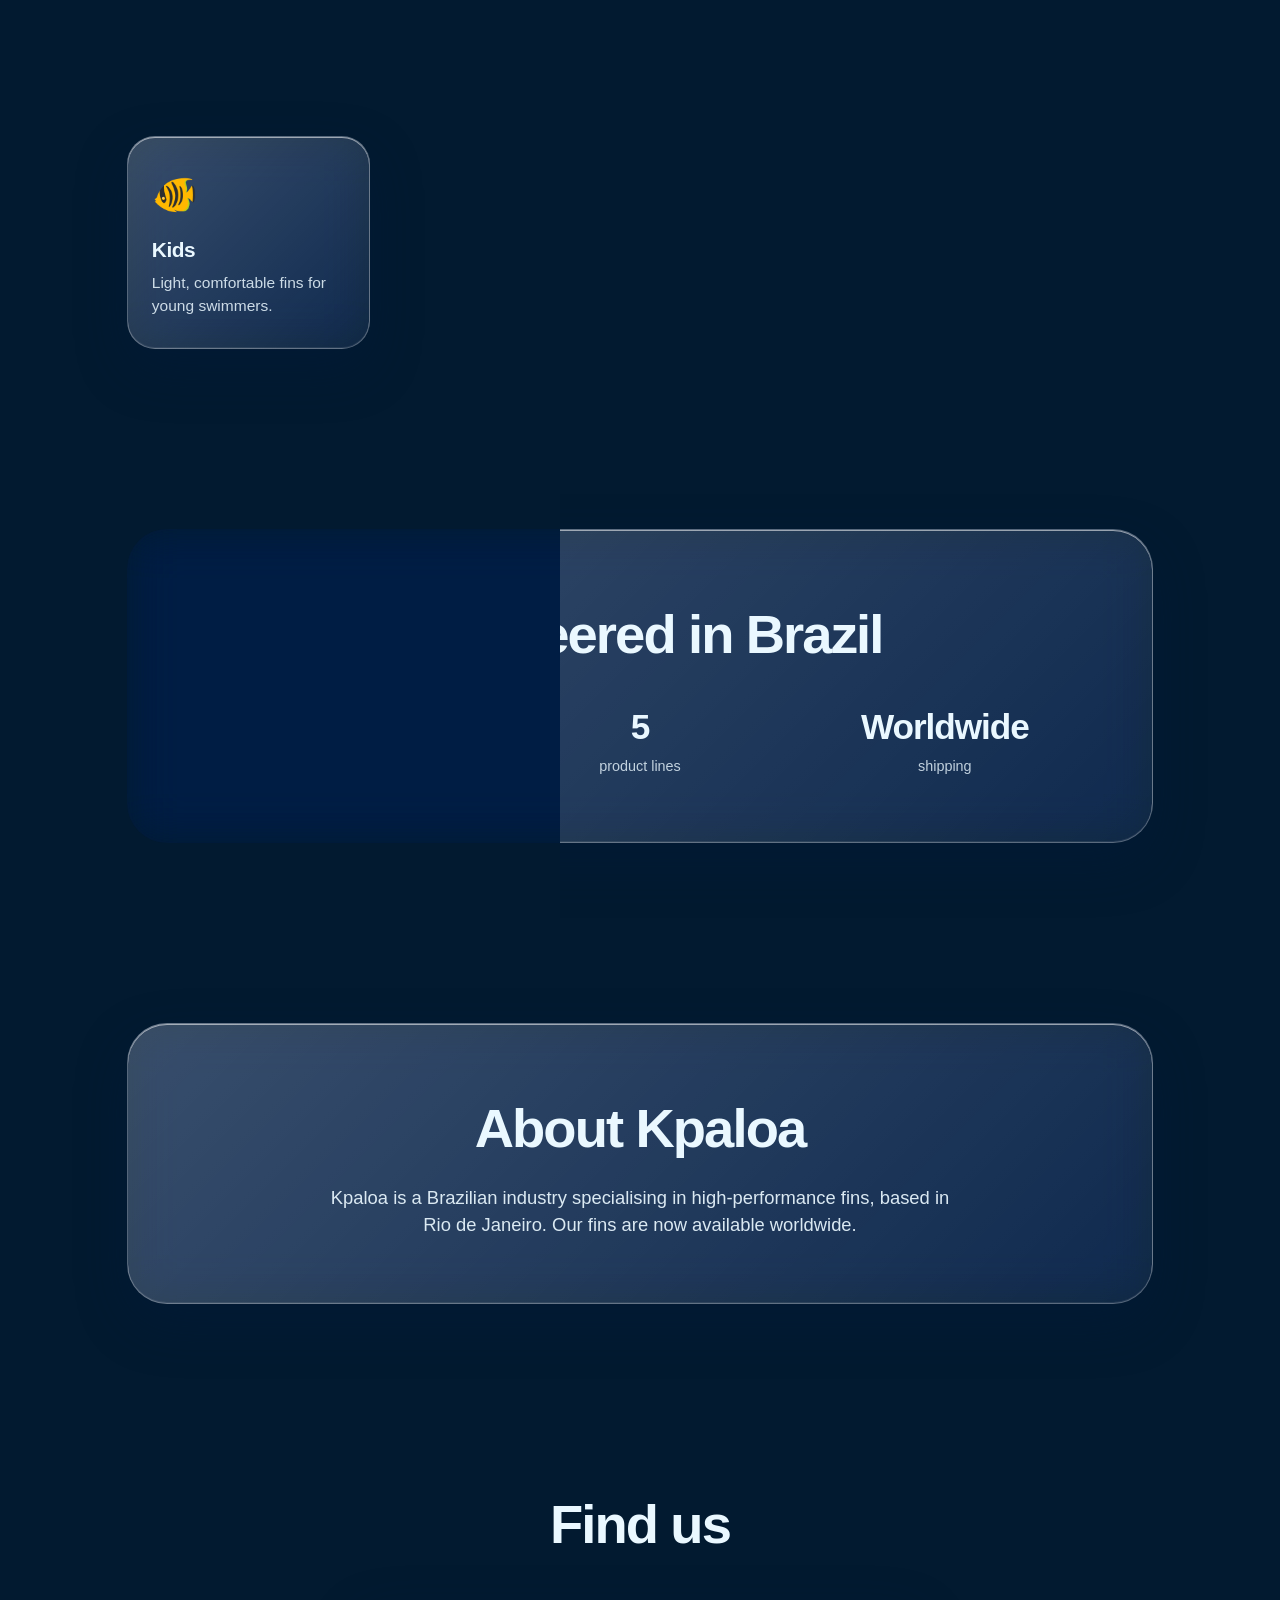
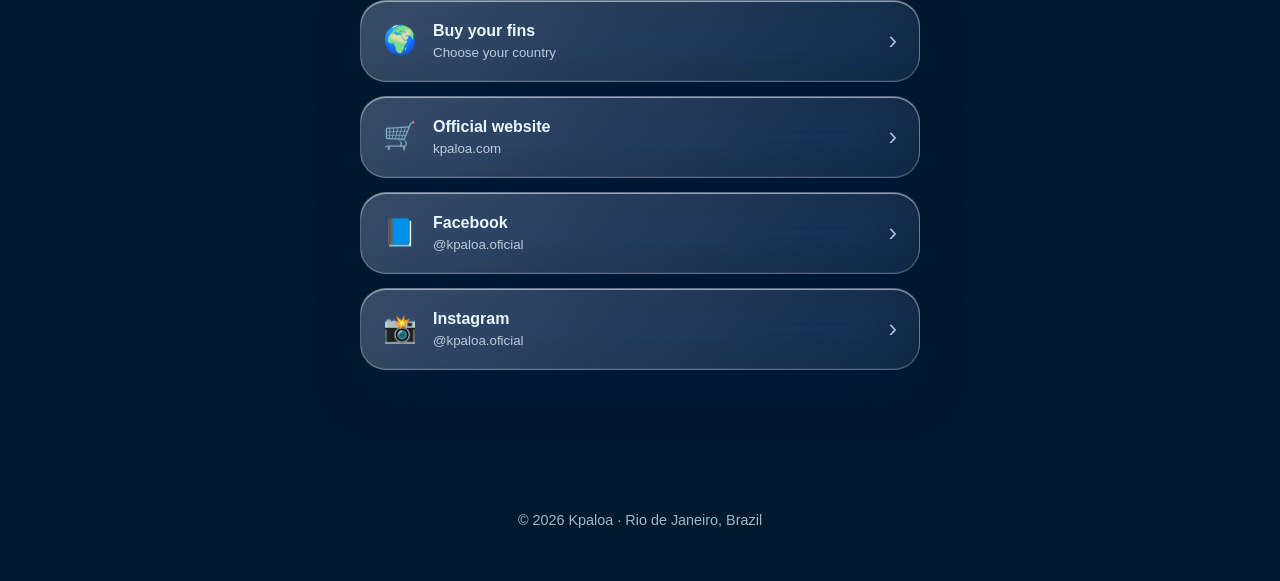
<file: kapaloa/index.html>
<!doctype html>
<html lang="en">
<head>
<meta charset="utf-8">
<meta name="viewport" content="width=device-width,initial-scale=1">
<title>Kpaloa — High Performance Swim Fins</title>
<meta name="description" content="Kpaloa: Brazilian high-performance fins for swimming, bodyboarding, bodysurf, rescue and kids.">
<link rel="stylesheet" href="style.css">
</head>
<body>
<div class="sea" aria-hidden="true">
  <i class="blob b1"></i><i class="blob b2"></i><i class="blob b3"></i>
  <svg class="caustics" width="100%" height="100%"><filter id="c"><feTurbulence type="fractalNoise" baseFrequency=".012 .03" numOctaves="2" seed="4"><animate attributeName="baseFrequency" dur="30s" values=".012 .03;.02 .018;.012 .03" repeatCount="indefinite"/></feTurbulence><feColorMatrix values="0 0 0 0 .6  0 0 0 0 .95  0 0 0 0 1  0 0 0 1.4 -.55"/></filter><rect width="100%" height="100%" filter="url(#c)"/></svg>
  <canvas id="bubbles"></canvas>
</div>

<header class="nav glass" id="nav">
  <a class="logo" href="#top">Kpaloa</a>
  <nav><a href="#lines">Lines</a><a href="#fin">Technology</a><a href="#about">About</a><a href="#links" class="pill">Buy</a></nav>
</header>

<main>
<section class="hero" id="top">
  <p class="eyebrow rv">High performance swim fins</p>
  <h1 class="rv">Move like<br><span>the ocean.</span></h1>
  <p class="lead rv">Brazilian-made fins for swimming, bodyboarding, bodysurf, rescue and kids.</p>
  <div class="row rv"><a class="pill big" href="https://linktr.ee/kpaloa" target="_blank" rel="noopener">Buy — choose your country</a><a class="pill big ghost" href="#lines">Explore</a></div>
  <div class="fin-stage rv" id="stage">
    <div class="scene" id="scene">
      <div class="fin3d" id="fin3d"></div>
      <div class="shadow"></div>
    </div>
    <p class="hint">Drag to spin · move your cursor to tilt</p>
  </div>
</section>

<section class="section" id="lines">
  <h2 class="rv">Choose your line</h2>
  <p class="sub rv">Natação · Bodyboarding · Bodysurf · Resgate · Infantil</p>
  <div class="cards">
    <article class="card glass tilt rv"><span class="ic">🏊</span><h3>Swimming</h3><p>Short, responsive blades for technique and leg power.</p></article>
    <article class="card glass tilt rv"><span class="ic">🌊</span><h3>Bodyboarding</h3><p>Compact fins that launch you into the wave.</p></article>
    <article class="card glass tilt rv"><span class="ic">🏄</span><h3>Bodysurf</h3><p>Maximum drive for catching and riding the swell.</p></article>
    <article class="card glass tilt rv"><span class="ic">🛟</span><h3>Rescue</h3><p>Built for lifeguards: speed and reliability.</p></article>
    <article class="card glass tilt rv"><span class="ic">🐠</span><h3>Kids</h3><p>Light, comfortable fins for young swimmers.</p></article>
  </div>
</section>

<section class="section" id="fin">
  <div class="glass panel rv">
    <h2>Engineered in Brazil</h2>
    <div class="stats">
      <div><b>High</b><span>performance</span></div>
      <div><b>5</b><span>product lines</span></div>
      <div><b>Worldwide</b><span>shipping</span></div>
    </div>
  </div>
</section>

<section class="section" id="about">
  <div class="glass panel rv">
    <h2>About Kpaloa</h2>
    <p>Kpaloa is a Brazilian industry specialising in high-performance fins, based in Rio de Janeiro. Our fins are now available worldwide.</p>
  </div>
</section>

<section class="section" id="links">
  <h2 class="rv">Find us</h2>
  <div class="linklist">
    <a class="glass link rv" href="https://linktr.ee/kpaloa" target="_blank" rel="noopener"><span>🌍</span><b>Buy your fins</b><small>Choose your country</small><i>›</i></a>
    <a class="glass link rv" href="https://www.kpaloa.com" target="_blank" rel="noopener"><span>🛒</span><b>Official website</b><small>kpaloa.com</small><i>›</i></a>
    <a class="glass link rv" href="https://www.facebook.com/kpaloa.oficial/" target="_blank" rel="noopener"><span>📘</span><b>Facebook</b><small>@kpaloa.oficial</small><i>›</i></a>
    <a class="glass link rv" href="https://www.instagram.com/kpaloa.oficial/" target="_blank" rel="noopener"><span>📸</span><b>Instagram</b><small>@kpaloa.oficial</small><i>›</i></a>
  </div>
</section>
</main>
<footer>© <span id="yr"></span> Kpaloa · Rio de Janeiro, Brazil</footer>
<script src="main.js"></script>
</body>
</html>
</file>
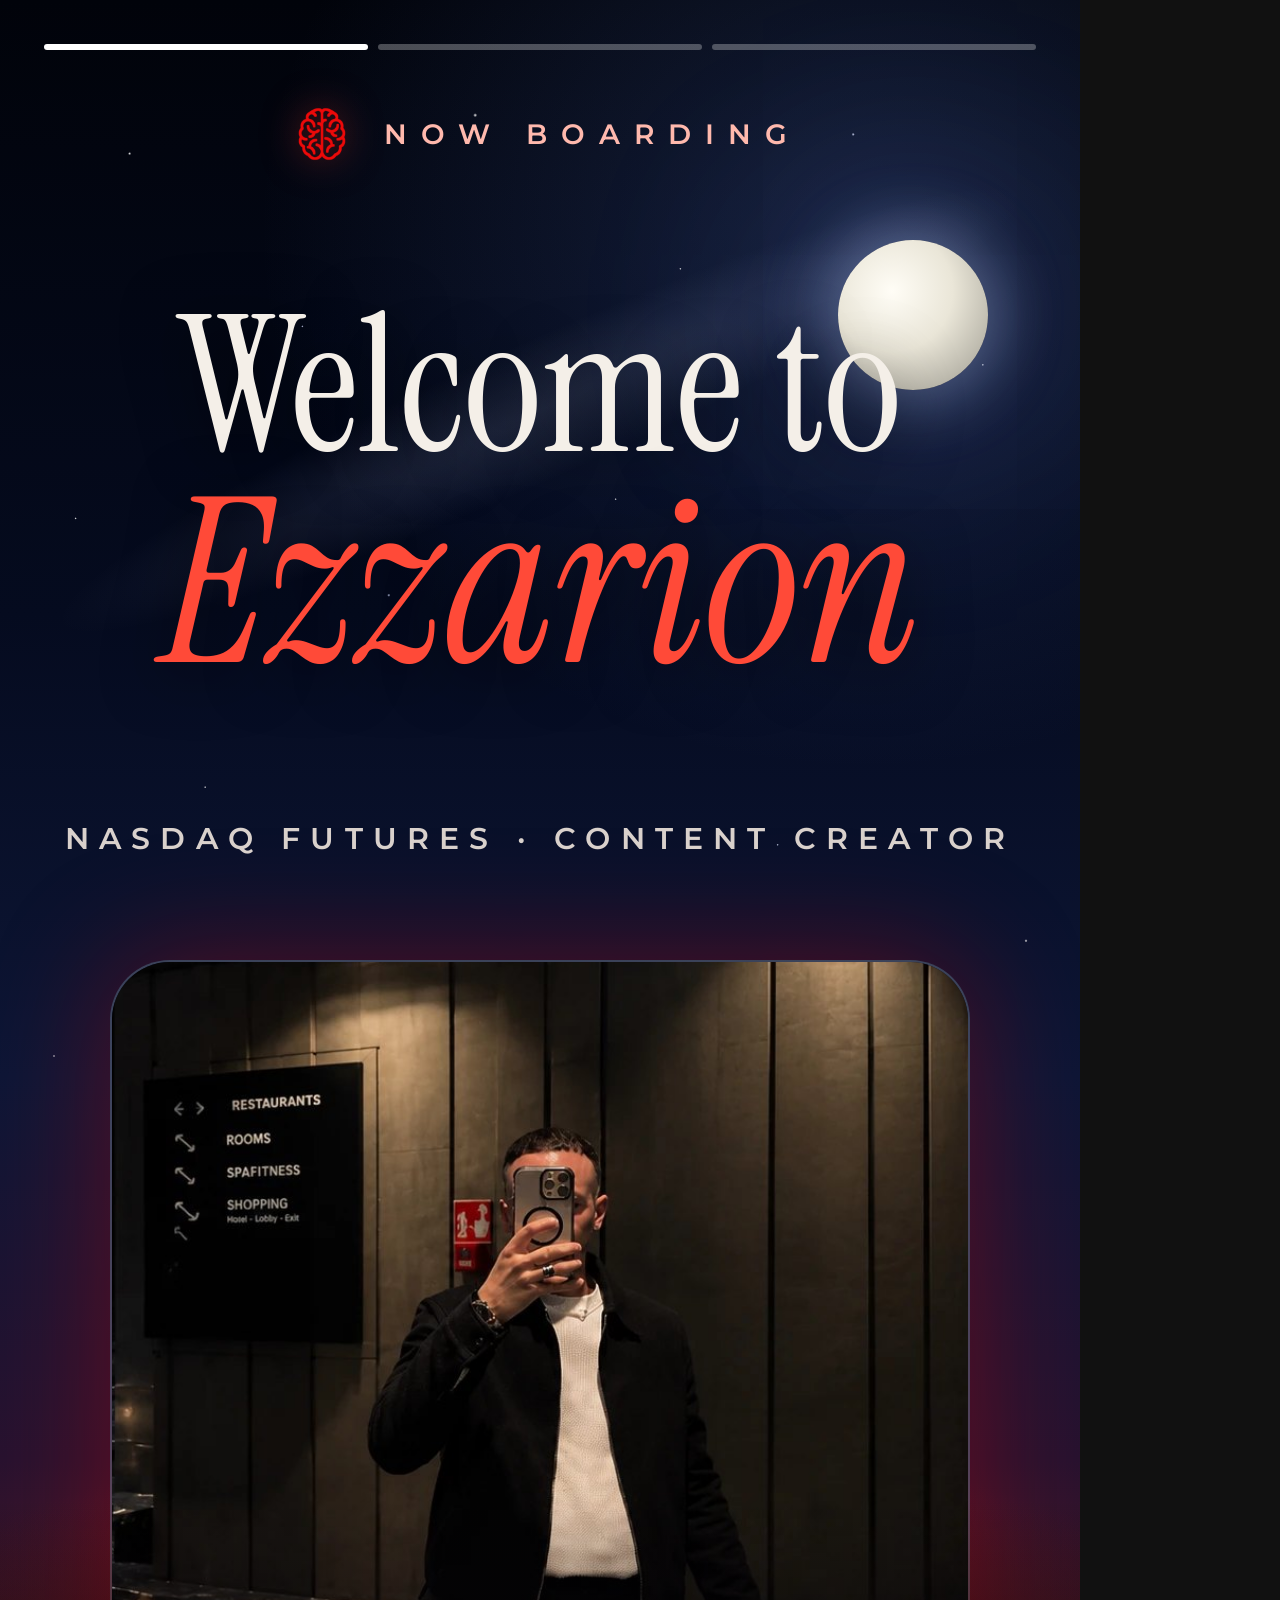
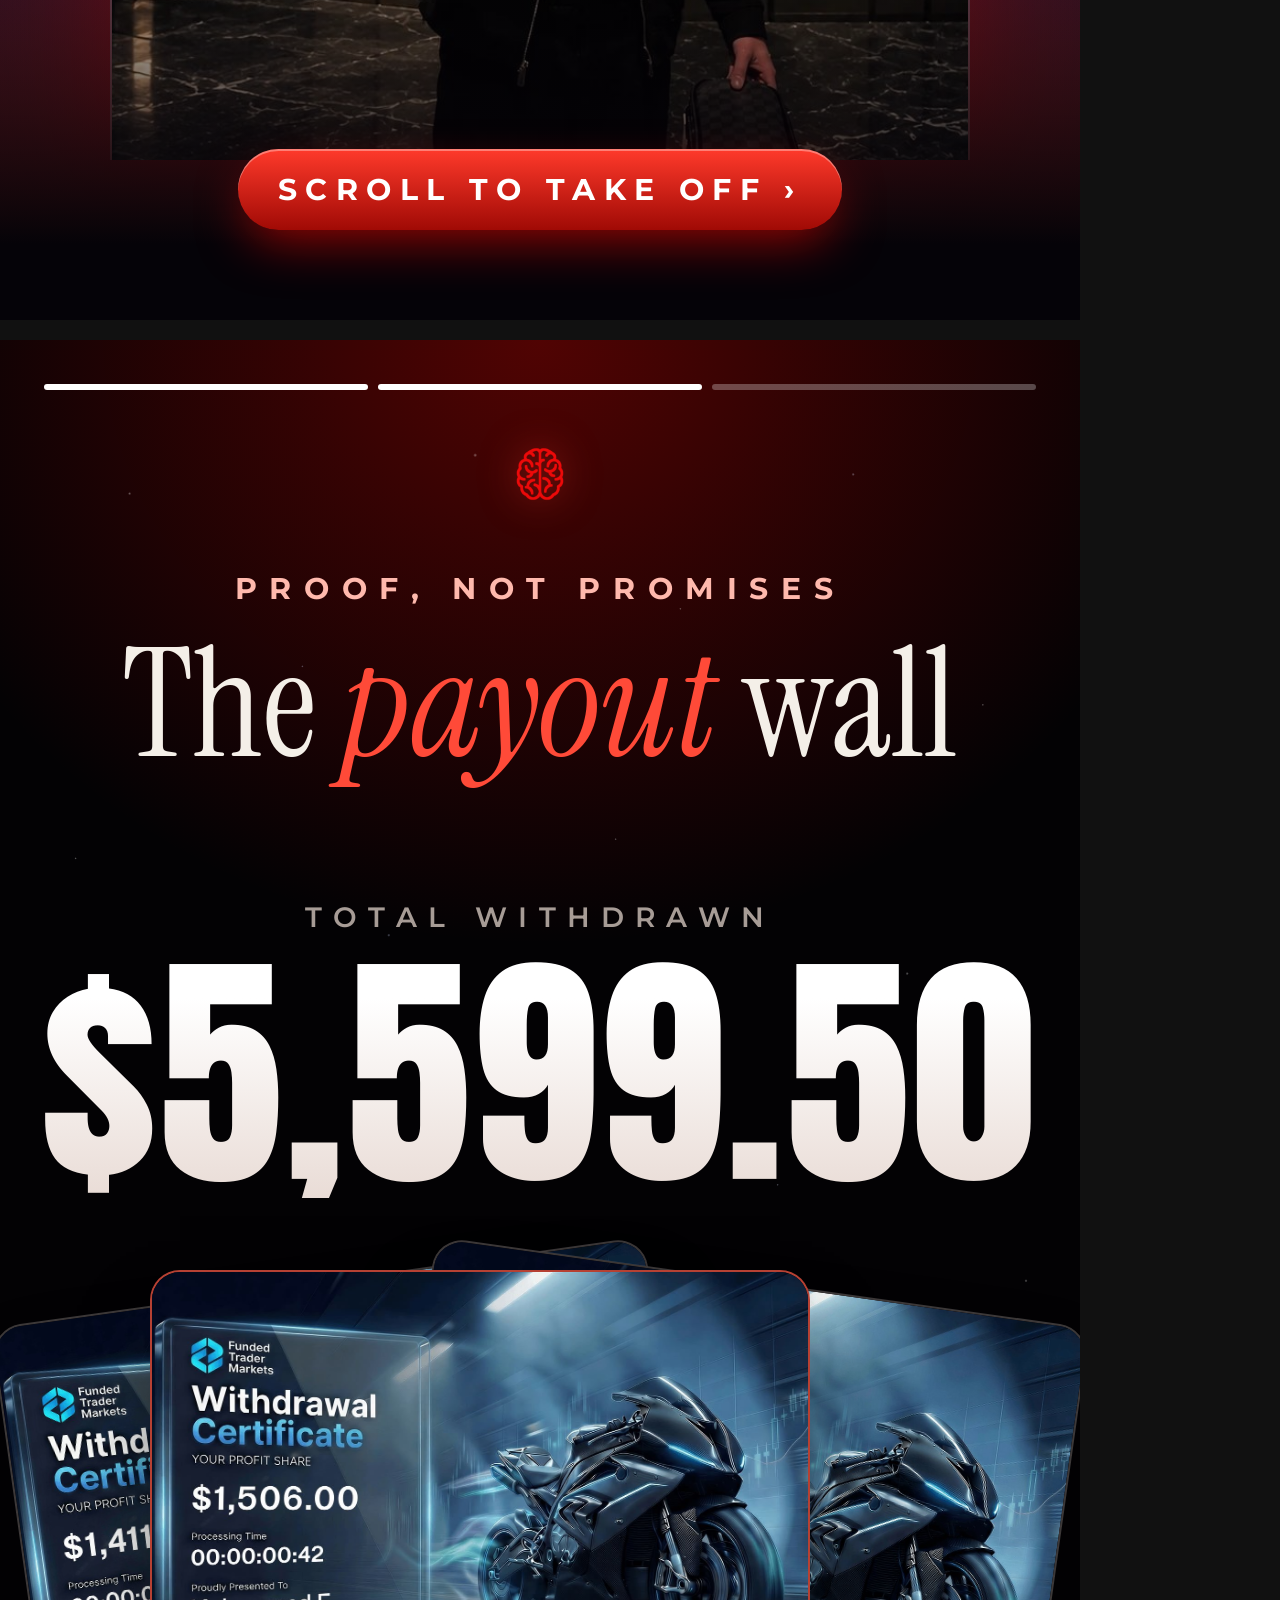
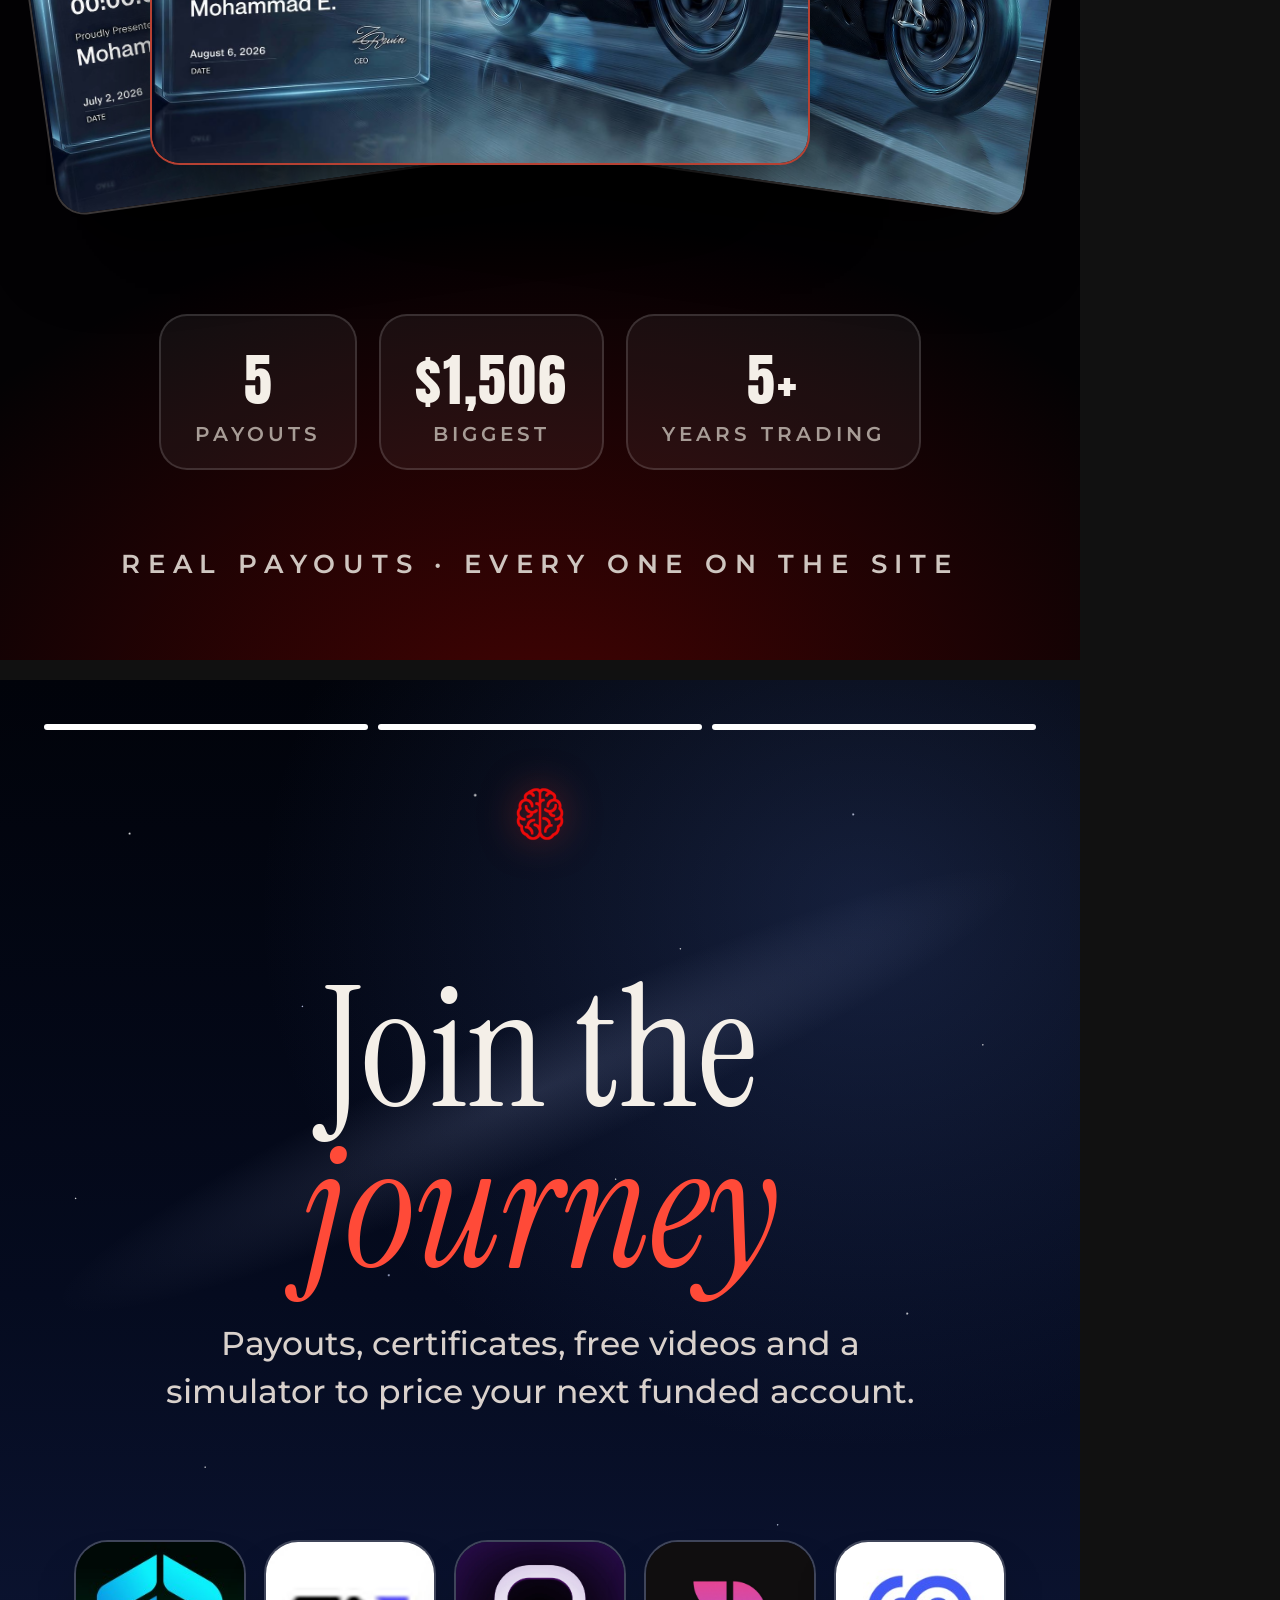
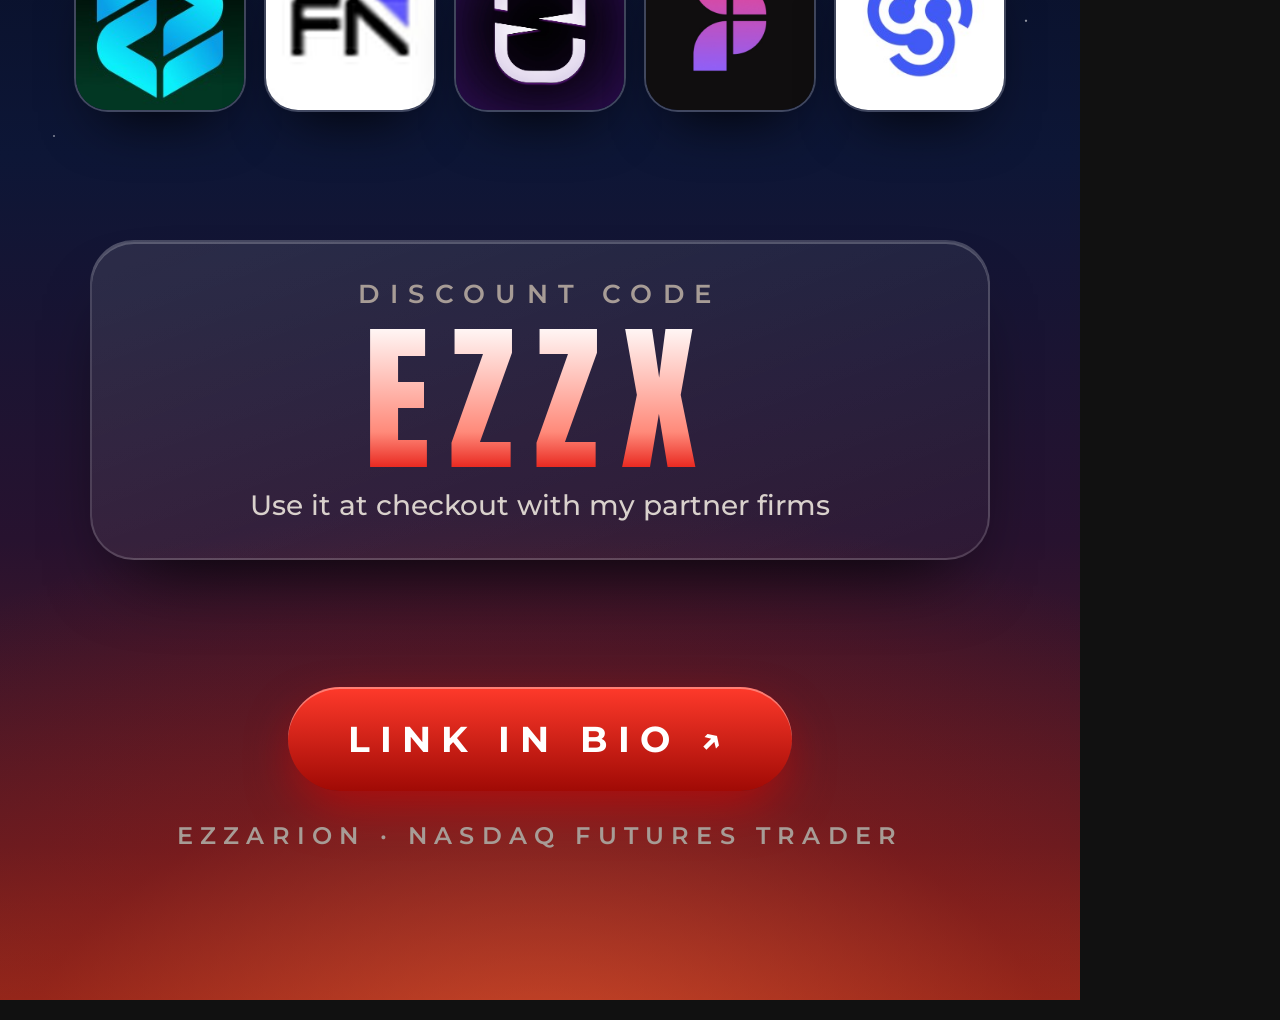
<file: stories/stories.html>
<!doctype html><html><head><meta charset="utf-8"><title>Ezzarion — Instagram stories</title>
<link href="https://fonts.googleapis.com/css2?family=Anton&family=Montserrat:wght@500;600;700&family=Instrument+Serif:ital@0;1&family=IBM+Plex+Mono:wght@500&display=swap" rel="stylesheet">
<style>
*{box-sizing:border-box;margin:0}
body{background:#111}
.story{position:relative;width:1080px;height:1920px;overflow:hidden;background:#030307;color:#f4efe8;font-family:Montserrat,sans-serif;margin-bottom:20px}
.sky{position:absolute;inset:0;background:
 radial-gradient(ellipse 120% 40% at 50% 104%,rgba(255,96,52,.55),rgba(170,30,22,.35) 40%,transparent 75%),
 radial-gradient(ellipse 80% 40% at 80% 12%,rgba(70,98,170,.28),transparent 70%),
 linear-gradient(180deg,#01030a 0%,#050b1f 32%,#0d1636 56%,#27122f 76%,#5a1a22 92%,#8a2a1c 100%)}
.stars{position:absolute;inset:0;background-image:
 radial-gradient(1.6px 1.6px at 12% 8%,#fff,transparent),radial-gradient(1.2px 1.2px at 28% 17%,#cfd8ff,transparent),radial-gradient(2px 2px at 44% 6%,#fff,transparent),radial-gradient(1.2px 1.2px at 63% 14%,#fff,transparent),radial-gradient(1.6px 1.6px at 79% 7%,#dfe6ff,transparent),radial-gradient(1.2px 1.2px at 91% 19%,#fff,transparent),radial-gradient(1.2px 1.2px at 7% 27%,#fff,transparent),radial-gradient(1.6px 1.6px at 36% 31%,#cfd8ff,transparent),radial-gradient(1.2px 1.2px at 57% 26%,#fff,transparent),radial-gradient(1.6px 1.6px at 84% 33%,#fff,transparent),radial-gradient(1.2px 1.2px at 19% 41%,#fff,transparent),radial-gradient(1.2px 1.2px at 72% 44%,#dfe6ff,transparent),radial-gradient(1.6px 1.6px at 95% 49%,#fff,transparent),radial-gradient(1.2px 1.2px at 5% 55%,#fff,transparent);opacity:.9}
.moon{position:absolute;right:92px;top:240px;width:150px;height:150px;border-radius:50%;background:radial-gradient(circle at 36% 34%,#fffdf6,#eae6d8 44%,#b9b6aa 78%,#8d8b84);box-shadow:0 0 60px 14px rgba(190,205,255,.35),0 0 220px 70px rgba(120,150,255,.16)}
.milky{position:absolute;left:-20%;right:-20%;top:60px;height:700px;transform:rotate(-24deg);opacity:.5;background:radial-gradient(ellipse 50% 14% at 50% 50%,rgba(190,205,255,.28),transparent 70%)}
.top{position:absolute;left:0;right:0;top:92px;display:flex;justify-content:center;align-items:center;gap:20px;z-index:5}
.top img{width:84px;height:84px;object-fit:contain;filter:drop-shadow(0 0 18px rgba(255,60,40,.5))}
.top span{font:600 28px Montserrat;letter-spacing:.5em;text-transform:uppercase;color:#ffb9ad}
.serif{font-family:'Instrument Serif',serif;font-weight:400}
.red{color:#ff4a38}
.pill{display:inline-flex;align-items:center;gap:16px;padding:22px 40px;border-radius:999px;font:700 30px Montserrat;letter-spacing:.28em;text-transform:uppercase;color:#fff;background:linear-gradient(180deg,#ff3a2b,#a00a05);box-shadow:0 20px 50px -10px rgba(225,6,0,.65),inset 0 2px 0 rgba(255,255,255,.35)}
.glass{background:linear-gradient(160deg,rgba(255,255,255,.1),rgba(255,255,255,.03));border:2px solid rgba(255,255,255,.16);box-shadow:inset 0 2px 0 rgba(255,255,255,.22),0 40px 80px -40px #000;border-radius:44px}
.prog{position:absolute;top:44px;left:44px;right:44px;display:flex;gap:10px;z-index:9}.prog i{flex:1;height:6px;border-radius:9px;background:rgba(255,255,255,.28)}.prog i.on{background:#fff}

/* S1 */
.s1 .frame{position:absolute;left:110px;right:110px;top:960px;height:800px;border-radius:60px 60px 0 0;overflow:hidden;z-index:2;border:2px solid rgba(255,255,255,.2);border-bottom:0;box-shadow:0 0 120px rgba(225,6,0,.35)}.s1 .frame img{width:100%;height:100%;object-fit:cover;object-position:46% 28%;transform:scale(1.25);transform-origin:46% 40%}
.s1 .photo{position:absolute;left:50%;bottom:-20px;width:1100px;margin-left:-550px;z-index:2;filter:drop-shadow(0 0 80px rgba(225,6,0,.35))}
.s1 .glow{position:absolute;left:50%;bottom:-100px;width:1100px;height:1100px;margin-left:-550px;border-radius:50%;background:radial-gradient(closest-side,rgba(225,6,0,.55),transparent 70%)}
.s1 h1{position:absolute;left:0;right:0;top:300px;text-align:center;z-index:4;font:400 190px/.92 'Instrument Serif',serif;text-shadow:0 8px 60px rgba(0,0,0,.6)}
.s1 h1 small{display:block;font:italic 400 230px/.95 'Instrument Serif',serif;color:#ff4a38}
.s1 .sub{position:absolute;left:0;right:0;top:820px;text-align:center;z-index:4;font:600 30px Montserrat;letter-spacing:.34em;text-transform:uppercase;color:#d9d1cc}
.s1 .foot{position:absolute;left:0;right:0;bottom:90px;text-align:center;z-index:6}
.s1 .fade{position:absolute;left:0;right:0;bottom:0;height:420px;background:linear-gradient(0deg,#050308 18%,transparent);z-index:3}

/* S2 */
.s2{background:#030204}
.s2 .sky{background:radial-gradient(ellipse 90% 45% at 50% 0%,rgba(225,6,0,.35),transparent 70%),radial-gradient(ellipse 100% 40% at 50% 105%,rgba(225,6,0,.3),transparent 70%),#030204}
.s2 .eb{position:absolute;top:230px;left:0;right:0;text-align:center;font:700 30px Montserrat;letter-spacing:.42em;text-transform:uppercase;color:#ffb9ad}
.s2 h2{position:absolute;top:290px;left:0;right:0;text-align:center;font:400 150px/1 'Instrument Serif',serif}
.s2 h2 em{color:#ff4a38}
.s2 .tot{position:absolute;top:560px;left:0;right:0;text-align:center}
.s2 .tot span{display:block;font:600 28px Montserrat;letter-spacing:.4em;text-transform:uppercase;color:#a79c96}
.s2 .tot b{display:block;margin-top:14px;font:400 250px/1 Anton;letter-spacing:.01em;background:linear-gradient(180deg,#fff 20%,#e9dcd6);-webkit-background-clip:text;background-clip:text;color:transparent}
.s2 .fan{position:absolute;left:0;right:0;top:930px;height:640px}
.s2 .fan div{position:absolute;top:0;width:660px;height:495px;border-radius:30px;overflow:hidden;border:2px solid rgba(255,255,255,.2);box-shadow:0 50px 90px -30px #000;background:#0b0606}
.s2 .fan img{width:100%;height:100%;object-fit:cover}
.s2 .f1{left:20px;transform:rotate(-8deg) translateY(10px)}.s2 .f3{left:400px;transform:rotate(8deg) translateY(10px)}.s2 .f2{left:150px;top:90px;width:780px;height:585px;z-index:2;border-color:rgba(255,90,70,.7)!important}
.s2 .chips{position:absolute;left:0;right:0;bottom:190px;display:flex;justify-content:center;gap:22px}
.s2 .chips div{padding:22px 34px;text-align:center;border-radius:28px;background:rgba(255,255,255,.05);border:2px solid rgba(255,255,255,.14)}
.s2 .chips b{display:block;font:400 56px Anton;letter-spacing:.03em}.s2 .chips span{font:600 20px Montserrat;letter-spacing:.2em;text-transform:uppercase;color:#a79c96}
.s2 .foot{position:absolute;left:0;right:0;bottom:80px;text-align:center;font:600 26px Montserrat;letter-spacing:.3em;text-transform:uppercase;color:#cfc6c0}

/* S3 */
.s3 h2{position:absolute;top:290px;left:0;right:0;text-align:center;font:400 168px/.95 'Instrument Serif',serif}
.s3 h2 em{color:#ff4a38}
.s3 .lead{position:absolute;top:640px;left:140px;right:140px;text-align:center;font:500 33px/1.45 Montserrat;color:#d9d1cc}
.s3 .partners{position:absolute;top:860px;left:60px;right:60px;display:flex;flex-wrap:nowrap;gap:18px;justify-content:center}
.s3 .partners div{width:172px;height:172px;border-radius:34px;overflow:hidden;border:2px solid rgba(255,255,255,.22);box-shadow:0 30px 60px -30px #000}
.s3 .partners img{width:100%;height:100%;object-fit:cover;display:block}
.s3 .code{position:absolute;top:1160px;left:90px;right:90px;padding:36px 40px;text-align:center}
.s3 .code span{display:block;font:600 26px Montserrat;letter-spacing:.4em;text-transform:uppercase;color:#a79c96}
.s3 .code b{display:block;margin-top:10px;font:400 160px/1 Anton;letter-spacing:.12em;background:linear-gradient(180deg,#fff,#ff8a7a 70%,#e10600);-webkit-background-clip:text;background-clip:text;color:transparent}
.s3 .code p{margin-top:8px;font:500 28px Montserrat;color:#d9d1cc}
.s3 .cta{position:absolute;left:0;right:0;bottom:150px;text-align:center}
.s3 .cta .pill{font-size:36px;padding:30px 60px}
.s3 .cta p{margin-top:30px;font:600 24px Montserrat;letter-spacing:.3em;text-transform:uppercase;color:#a79c96}
</style></head><body>

<div class="story s1" id="s1">
  <div class="sky"></div><div class="milky"></div><div class="stars"></div><div class="moon"></div>
  <div class="prog"><i class="on"></i><i></i><i></i></div>
  <div class="top"><img src="../assets/img/ezzarion-brain-bold.png" alt=""><span>Now boarding</span></div>
  <h1>Welcome to<small>Ezzarion</small></h1>
  <div class="sub">Nasdaq futures · Content creator</div>
  <div class="glow"></div>
  <div class="frame"><img src="../assets/photos/ezzarion.jpg" alt=""></div>
  <div class="fade"></div>
  <div class="foot"><span class="pill">Scroll to take off ›</span></div>
</div>

<div class="story s2" id="s2">
  <div class="sky"></div><div class="stars" style="opacity:.35"></div>
  <div class="prog"><i class="on"></i><i class="on"></i><i></i></div>
  <div class="top"><img src="../assets/img/ezzarion-brain-bold.png" alt=""></div>
  <div class="eb">Proof, not promises</div>
  <h2>The <em>payout</em> wall</h2>
  <div class="tot"><span>Total withdrawn</span><b>$5,599.50</b></div>
  <div class="fan"><div class="f1"><img src="../assets/payouts/2026-07-02-ftm.jpg" alt=""></div><div class="f3"><img src="../assets/payouts/2026-08-13-ftm.jpg" alt=""></div><div class="f2"><img src="../assets/payouts/2026-08-06-ftm.jpg" alt=""></div></div>
  <div class="chips"><div><b>5</b><span>Payouts</span></div><div><b>$1,506</b><span>Biggest</span></div><div><b>5+</b><span>Years trading</span></div></div>
  <div class="foot">Real payouts · Every one on the site</div>
</div>

<div class="story s3" id="s3">
  <div class="sky"></div><div class="milky"></div><div class="stars"></div>
  <div class="prog"><i class="on"></i><i class="on"></i><i class="on"></i></div>
  <div class="top"><img src="../assets/img/ezzarion-brain-bold.png" alt=""></div>
  <h2>Join the<br><em>journey</em></h2>
  <div class="lead">Payouts, certificates, free videos and a simulator to price your next funded account.</div>
  <div class="partners">
    <div><img src="../assets/img/funded-trader-markets-logo.png" alt=""></div><div><img src="../assets/img/fundednext-logo.png" alt=""></div><div><img src="../assets/img/e8-markets-logo.png" alt=""></div>
    <div><img src="../assets/img/propfirmmatch-logo.png" alt=""></div><div><img src="../assets/img/tradesyncer-logo.png" alt=""></div>
  </div>
  <div class="code glass"><span>Discount code</span><b>EZZX</b><p>Use it at checkout with my partner firms</p></div>
  <div class="cta"><span class="pill">Link in bio ↗</span><p>Ezzarion · Nasdaq futures trader</p></div>
</div>
</body></html>
</file>
<file: css/style.css>
:root{
  --bg:#030202; --panel-top:#160b0a; --panel-bot:#090404; --panel-border:#301513;
  --red:#e10600; --red-bright:#ff3d2e; --red-deep:#6e0d09;
  --green:#2ee6a0;
  --text:#f6efe9; --muted:#9c8a87; --muted-dim:#5c4b49;
  --line:rgba(225,6,0,.32);
  --ease:cubic-bezier(.2,.8,.2,1);
}
*{box-sizing:border-box}
html{scroll-behavior:smooth;scroll-padding-top:76px}
html,body{margin:0;padding:0}
body{
  background:
    radial-gradient(ellipse 900px 520px at 50% -10%,rgba(225,6,0,.20),transparent 60%),
    radial-gradient(ellipse 700px 500px at 100% 100%,rgba(110,13,9,.16),transparent 65%),
    var(--bg);
  color:var(--text);font-family:'IBM Plex Sans',system-ui,sans-serif;
  -webkit-font-smoothing:antialiased;overflow-x:hidden;line-height:1.5;
}
body.is-loading{overflow:hidden}
a{color:inherit;text-decoration:none}
img{max-width:100%}
#bg{position:fixed;inset:0;width:100%;height:100%;z-index:0;pointer-events:none}
.vignette{position:fixed;inset:0;z-index:0;pointer-events:none;background:radial-gradient(ellipse at center,transparent 55%,rgba(0,0,0,.55))}
main,footer,.tape{position:relative;z-index:1}

/* ---------- INTRO ---------- */

/* ---------- INTRO: counter, then two panels slide apart ---------- */

/* ---------- NAV ---------- */

/* ---------- HERO ---------- */
h1{font-family:Anton,sans-serif;font-weight:400;font-size:clamp(54px,13vw,128px);letter-spacing:.12em;margin:22px 0 4px;line-height:1;
   background:linear-gradient(180deg,#fff 20%,#ffb3a8 60%,var(--red-bright));-webkit-background-clip:text;background-clip:text;color:transparent;text-shadow:none;filter:drop-shadow(0 0 28px rgba(225,6,0,.45))}
.tagline{font-family:Montserrat,sans-serif;font-weight:500;color:#cfc6c3;letter-spacing:.5em;text-transform:uppercase;font-size:clamp(10px,1.25vw,15px);margin:0}
.tagline i{color:var(--red-bright);font-style:normal;margin:0 .9em}
.hero-cta{display:flex;gap:12px;margin:26px 0 0;flex-wrap:wrap}
.btn{display:inline-flex;align-items:center;padding:13px 26px;border-radius:999px;font-weight:600;font-size:15px;transition:transform .25s var(--ease),box-shadow .25s,border-color .25s;border:1px solid transparent}
.btn.primary{background:linear-gradient(180deg,var(--red-bright),var(--red));box-shadow:0 0 30px rgba(225,6,0,.4)}
.btn.primary:hover{transform:translateY(-2px);box-shadow:0 0 44px rgba(255,61,46,.65)}
.btn.ghost{border-color:var(--panel-border);background:rgba(22,11,10,.6);color:var(--text)}
.btn.ghost:hover{border-color:var(--red-bright);transform:translateY(-2px)}

/* ---------- JOURNEY LINE ---------- */

/* ---------- PORTAL ---------- */
.portal,.hero-tail,.wrap{position:relative;z-index:1}
.portal{height:210svh}
.portal-stage{position:sticky;top:0;height:100svh;overflow:hidden}

body.static .portal{height:auto}
body.static .portal-stage{position:relative;height:auto;min-height:100svh}
body.static .portal{height:100svh}
body.static .portal-stage{height:100svh}



/* ---------- PILL NAV: rising-circle hover, rotating logo, GSAP-style easing in plain CSS ---------- */
:root{--pn-h:48px;--pn-ease:cubic-bezier(.22,1,.36,1)}
.scroll-progress{position:fixed;left:0;top:0;height:2px;width:0;z-index:60;background:linear-gradient(90deg,var(--red-deep),var(--red-bright));box-shadow:0 0 10px rgba(255,61,46,.6)}
.pillnav{position:fixed;top:14px;left:0;right:0;z-index:50;display:flex;flex-direction:column;align-items:center;padding-inline:12px;pointer-events:none}
.pn-bar{pointer-events:auto;display:flex;align-items:center;justify-content:center;gap:10px}
.pn-logo{display:grid;place-items:center;width:var(--pn-h);height:var(--pn-h);border-radius:50%;background:rgba(10,5,5,.78);backdrop-filter:blur(14px);-webkit-backdrop-filter:blur(14px);border:1px solid rgba(255,61,46,.35);box-shadow:0 8px 30px rgba(0,0,0,.45);transition:transform .35s var(--pn-ease);opacity:0}
.pn-logo img{filter:drop-shadow(0 0 8px rgba(225,6,0,.7))}
.pn-logo:hover{transform:scale(1.07)}
.pn-logo:hover img{animation:pnspin .85s cubic-bezier(.34,1.56,.64,1)}
.pn-logo:active{transform:scale(.95)}
@keyframes pnspin{to{transform:rotate(360deg)}}
.pn-group{height:var(--pn-h);display:flex;align-items:center;padding-inline:6px;border-radius:999px;background:rgba(10,5,5,.78);backdrop-filter:blur(14px);-webkit-backdrop-filter:blur(14px);border:1px solid rgba(255,61,46,.35);box-shadow:0 8px 30px rgba(0,0,0,.45)}
.pn-list{list-style:none;margin:0;padding:0;display:flex;align-items:center;gap:6px;height:100%}
.pn-list li{display:flex;opacity:0}
.pn-pill{position:relative;overflow:hidden;display:inline-flex;align-items:center;justify-content:center;height:calc(var(--pn-h) - 12px);padding-inline:20px;border-radius:999px;background:#f2ebe4;color:#150b0a;font-family:Montserrat,sans-serif;font-size:11px;font-weight:600;letter-spacing:.16em;text-transform:uppercase;white-space:nowrap}
.pn-circle{position:absolute;left:50%;bottom:0;border-radius:50%;background:#0a0505;z-index:1;pointer-events:none;will-change:transform;transform:translateX(-50%) scale(0);transition:transform .8s var(--pn-ease)}
.pn-stack{position:relative;z-index:2;display:inline-block;overflow:hidden;padding-block:4px;line-height:1}
.pn-label,.pn-hover{display:inline-flex;align-items:center;gap:8px;transition:transform .6s var(--pn-ease),opacity .6s var(--pn-ease);will-change:transform}
.pn-hover{position:absolute;left:0;top:4px;width:100%;justify-content:center;color:#fff;opacity:0;transform:translateY(calc(var(--pn-ph,34px) + 20px))}
.pn-label svg,.pn-hover svg{width:16px;height:16px;fill:currentColor}
.pn-pill.hot .pn-circle{transform:translateX(-50%) scale(1.2)}
.pn-pill.hot .pn-label{transform:translateY(calc(-1 * (var(--pn-ph,34px) + 8px)))}
.pn-pill.hot .pn-hover{transform:none;opacity:1}
.pn-pill.active::after{content:"";position:absolute;left:50%;bottom:3px;width:4px;height:4px;margin-left:-2px;border-radius:50%;background:var(--red);z-index:3}
.pn-pill.active:hover::after{background:#fff}
.pn-pill:focus-visible{outline:2px solid #fff;outline-offset:2px}
.pn-cta{background:var(--red);color:#fff;box-shadow:0 8px 30px rgba(225,6,0,.35)}
.pn-cta .pn-circle{background:#f2ebe4}
.pn-cta .pn-hover{color:#150b0a}
.pn-burger{display:none;position:relative;width:var(--pn-h);height:var(--pn-h);border-radius:50%;border:1px solid rgba(255,61,46,.35);background:rgba(10,5,5,.78);backdrop-filter:blur(14px);-webkit-backdrop-filter:blur(14px);cursor:pointer;opacity:0;transition:transform .25s var(--pn-ease)}
.pn-burger:active{transform:scale(.9)}
.pn-burger span{position:absolute;left:14px;right:14px;height:2px;border-radius:2px;background:#f2ebe4;transition:transform .4s var(--pn-ease),top .4s var(--pn-ease)}
.pn-burger span:nth-child(1){top:19px}.pn-burger span:nth-child(2){top:27px}
.pn-burger[aria-expanded="true"] span:nth-child(1){top:23px;transform:rotate(45deg)}
.pn-burger[aria-expanded="true"] span:nth-child(2){top:23px;transform:rotate(-45deg)}
.pn-mobile{pointer-events:none;visibility:hidden;opacity:0;transform:translateY(-14px);width:min(420px,100%);margin-top:8px;border-radius:22px;background:rgba(10,5,5,.92);backdrop-filter:blur(16px);-webkit-backdrop-filter:blur(16px);border:1px solid rgba(255,61,46,.3);box-shadow:0 24px 60px rgba(0,0,0,.6);transition:opacity .4s var(--pn-ease),transform .4s var(--pn-ease),visibility 0s .4s}
.pn-mobile.open{pointer-events:auto;visibility:visible;opacity:1;transform:none;transition:opacity .4s var(--pn-ease),transform .4s var(--pn-ease)}
.pn-mobile ul{list-style:none;margin:0;padding:8px;display:flex;flex-direction:column;gap:4px}
.pn-mobile a{display:block;padding:14px 22px;border-radius:14px;font-family:Montserrat,sans-serif;font-size:12px;font-weight:600;letter-spacing:.2em;text-transform:uppercase;color:rgba(242,235,228,.75);transition:background .25s,color .25s}
.pn-mobile a:hover,.pn-mobile a.active{background:rgba(242,235,228,.1);color:#fff}
.pn-mobile .pn-mcta{background:var(--red);color:#fff;text-align:center;margin-top:4px}
/* entrance: logo pops in, pills slide in one after another */
body.ready .pn-logo{animation:pnlogo .8s cubic-bezier(.34,1.56,.64,1) forwards}
body.ready .pn-list li{animation:pnitem .6s var(--ease) forwards;animation-delay:calc(.2s + var(--i) * .05s)}
body.ready .pn-cta{animation:pnitem .6s var(--ease) .45s both}
body.ready .pn-burger{animation:pnlogo .8s cubic-bezier(.34,1.56,.64,1) .1s forwards}
.pn-cta{opacity:0}
@keyframes pnlogo{from{opacity:0;transform:scale(0)}to{opacity:1;transform:scale(1)}}
@keyframes pnitem{from{opacity:0;transform:translateX(-20px)}to{opacity:1;transform:none}}
@media (max-width:820px){
  .pn-bar{width:100%;justify-content:space-between}
  .pn-group,.pn-bar>.pn-cta{display:none}
  .pn-burger{display:block}
}

/* ---------- GLASS: Apple-style translucent material for the pill nav ---------- */
.pn-logo,.pn-group,.pn-burger{
  background:linear-gradient(135deg,rgba(255,255,255,.20),rgba(255,255,255,.05) 55%,rgba(255,255,255,.10));
  -webkit-backdrop-filter:blur(12px) saturate(160%);backdrop-filter:blur(12px) saturate(160%);
  border:1px solid rgba(255,255,255,.26);
  box-shadow:inset 0 1px 0 rgba(255,255,255,.55),inset 0 -1px 0 rgba(255,255,255,.08),inset 0 0 18px rgba(255,255,255,.05),0 12px 36px rgba(0,0,0,.32)}
.pn-group{background:linear-gradient(135deg,rgba(255,255,255,.14),rgba(255,255,255,.04) 55%,rgba(255,255,255,.08))}
.pn-logo img{filter:drop-shadow(0 0 8px rgba(255,61,46,.75))}
.pn-pill{background:rgba(255,255,255,.14);color:#fff;border:1px solid rgba(255,255,255,.18);box-shadow:inset 0 1px 0 rgba(255,255,255,.35);text-shadow:0 1px 8px rgba(0,0,0,.35)}
.pn-circle{background:rgba(255,255,255,.92)}
.pn-hover{color:#120a09;text-shadow:none}
.pn-pill.active::after{background:#fff;box-shadow:0 0 8px rgba(255,255,255,.9)}
.pn-pill.active:hover::after{background:#120a09;box-shadow:none}
.pn-cta{background:linear-gradient(135deg,rgba(255,70,50,.78),rgba(200,8,0,.55));border:1px solid rgba(255,255,255,.35);color:#fff;
  -webkit-backdrop-filter:blur(18px) saturate(170%);backdrop-filter:blur(18px) saturate(170%);
  box-shadow:inset 0 1px 0 rgba(255,255,255,.55),inset 0 -1px 0 rgba(255,255,255,.1),0 10px 30px rgba(225,6,0,.3)}
.pn-cta .pn-circle{background:rgba(255,255,255,.92)}
.pn-cta .pn-hover{color:#120a09}
.pn-burger span{background:#fff}
.pn-mobile{background:linear-gradient(160deg,rgba(255,255,255,.16),rgba(255,255,255,.05));
  -webkit-backdrop-filter:blur(16px) saturate(150%);backdrop-filter:blur(16px) saturate(150%);border:1px solid rgba(255,255,255,.24);
  box-shadow:inset 0 1px 0 rgba(255,255,255,.5),0 24px 60px rgba(0,0,0,.45)}
.pn-mobile a{color:rgba(255,255,255,.82)}
.pn-mobile a:hover,.pn-mobile a.active{background:rgba(255,255,255,.16);color:#fff}
.pn-mobile .pn-mcta{background:linear-gradient(135deg,rgba(255,70,50,.8),rgba(200,8,0,.6));border:1px solid rgba(255,255,255,.3);color:#fff}

/* ---------- HERO: photo graded into the site's dark red world, type printed on top ---------- */
.portal-stage{background:var(--bg)}
.portal-hero{position:absolute;inset:0;z-index:3;overflow:hidden;background:transparent}
.hero-photo{position:absolute;inset:0;width:100%;height:100%;object-fit:cover;object-position:52% 42%;transform:scale(1.04);will-change:transform;filter:contrast(1.06) saturate(.8) brightness(.8)}
.hero-cutout{pointer-events:none}
/* the picture melts into the page below, so there is no visible edge when you leave the hero */
.hero-photo,.hero-shade{-webkit-mask-image:linear-gradient(180deg,#000 0,#000 66%,rgba(0,0,0,.55) 82%,transparent 100%);mask-image:linear-gradient(180deg,#000 0,#000 66%,rgba(0,0,0,.55) 82%,transparent 100%)}
.hero-shade{position:absolute;inset:0;pointer-events:none;background:radial-gradient(ellipse at 50% 48%,transparent 40%,rgba(0,0,0,.6) 100%),linear-gradient(180deg,rgba(0,0,0,.55) 0%,transparent 20%,transparent 78%,rgba(0,0,0,.55) 100%)}
.hero-type{position:absolute;left:0;right:0;top:50%;margin-top:-.4em;display:flex;flex-direction:column;align-items:center;gap:clamp(14px,2.6vh,26px);text-align:center;transform:translateY(-8%);will-change:transform,opacity;opacity:0;transition:opacity 1.1s var(--ease),transform 1.3s var(--ease)}
body.ready .hero-type.enter{opacity:1;transform:none}
.hero-type.live{transition:none}
.hero-word{font-family:'Bodoni Moda',Didot,'Bodoni 72',serif;font-weight:600;margin:0;white-space:nowrap;line-height:.8;letter-spacing:-.05em;text-transform:uppercase;color:#f5f1ec;background:none;-webkit-background-clip:border-box;background-clip:border-box;filter:none;text-shadow:none;
  /* sized from its 8 characters: Bodoni averages ~.60em advance, so 88vw / (8 x .60) never clips */
  font-size:min(clamp(3.5rem,34vw,20rem),calc(88vw / (8 * .60)))}
/* scroll cue: label over a hairline with a travelling light */

/* ---------- PAYOUT GROWTH: animated cumulative chart + stat tiles ---------- */
.hero-tail{display:flex;flex-direction:column;align-items:center;gap:22px;padding:80px 20px 40px}
.growth{position:relative;width:min(1040px,100%);padding:clamp(18px,3vw,32px);border-radius:28px;overflow:hidden;
  background:linear-gradient(145deg,rgba(255,255,255,.07),rgba(255,255,255,.015) 55%,rgba(255,61,46,.05));
  
  border:1px solid rgba(255,255,255,.14);box-shadow:inset 0 1px 0 rgba(255,255,255,.3),0 30px 80px -30px rgba(0,0,0,.8),0 0 80px -40px rgba(225,6,0,.5)}
.growth::before{content:"";position:absolute;left:-10%;top:-40%;width:60%;height:80%;background:radial-gradient(closest-side,rgba(255,61,46,.16),transparent);pointer-events:none}
.g-head{position:relative;display:flex;justify-content:space-between;align-items:flex-end;gap:16px;flex-wrap:wrap;margin-bottom:6px}
.g-eyebrow{font-family:Montserrat,sans-serif;font-size:11px;font-weight:600;letter-spacing:.34em;text-transform:uppercase;color:var(--red-bright)}
.g-total{font-family:Anton,sans-serif;font-size:clamp(46px,9vw,92px);line-height:1.05;letter-spacing:.01em;margin-top:4px;color:#fff;font-variant-numeric:tabular-nums;text-shadow:0 0 40px rgba(46,230,160,.25)}
.g-sub{color:var(--muted);font-size:13px;margin-top:2px}
.g-sub i{color:var(--muted-dim);font-style:normal;margin:0 .3em}
.g-badges{display:flex;gap:8px;flex-wrap:wrap}
.g-badges span{font-family:'IBM Plex Mono',monospace;font-size:11px;letter-spacing:.12em;text-transform:uppercase;padding:7px 12px;border-radius:999px;border:1px solid rgba(255,255,255,.18);background:rgba(255,255,255,.06);color:#e9e3dd}
.stats{display:grid;grid-template-columns:repeat(4,1fr);gap:12px;width:min(1040px,100%)}
.stat{position:relative;overflow:hidden;padding:20px 20px 18px;border-radius:20px;background:linear-gradient(145deg,rgba(255,255,255,.07),rgba(255,255,255,.015));
  border:1px solid rgba(255,255,255,.12);box-shadow:inset 0 1px 0 rgba(255,255,255,.22);transition:transform .4s var(--ease),border-color .3s,box-shadow .4s}
.stat::after{content:"";position:absolute;left:20px;top:0;width:28px;height:2px;background:var(--red-bright);box-shadow:0 0 12px var(--red-bright);transition:width .5s var(--ease)}
.stat:hover{transform:translateY(-4px);border-color:rgba(255,255,255,.28);box-shadow:inset 0 1px 0 rgba(255,255,255,.35),0 18px 40px -16px rgba(225,6,0,.5)}
.stat:hover::after{width:64px}
.stat b{display:block;font-family:Anton,sans-serif;font-weight:400;font-size:clamp(26px,4vw,40px);letter-spacing:.02em;font-variant-numeric:tabular-nums}
.stat span{display:block;margin-top:4px;font-family:Montserrat,sans-serif;font-size:10.5px;font-weight:500;color:var(--muted);text-transform:uppercase;letter-spacing:.16em}

/* followers breakdown */
.f-stack{position:relative;display:flex;gap:4px;height:14px;margin:22px 0 22px}
.f-stack i{display:block;height:100%;border-radius:999px;min-width:6px;transform:scaleX(0);transform-origin:left;transition:transform 1.4s var(--ease);background:var(--c)}
.growth.play .f-stack i{transform:none}
.f-list{position:relative;list-style:none;margin:0;padding:0;display:grid;gap:10px}
.f-row{display:grid;grid-template-columns:44px 110px 1fr 96px 52px;align-items:center;gap:14px;padding:12px 16px;border-radius:16px;background:rgba(255,255,255,.04);border:1px solid rgba(255,255,255,.08);opacity:0;transform:translateY(14px);transition:opacity .7s var(--ease),transform .7s var(--ease),background .3s,border-color .3s}
.growth.play .f-row{opacity:1;transform:none;transition-delay:calc(var(--i) * .09s + .2s)}
.f-row:hover{background:rgba(255,255,255,.08);border-color:rgba(255,255,255,.2)}
.f-ico{display:grid;place-items:center;width:40px;height:40px;border-radius:12px;background:rgba(255,255,255,.08);border:1px solid rgba(255,255,255,.16)}
.f-ico svg{width:20px;height:20px;fill:#fff}
.f-ico svg.outline{fill:none;stroke:#fff;stroke-width:2}
.f-ico svg.outline circle.dot{fill:#fff;stroke:none}
.f-name{font-family:Montserrat,sans-serif;font-size:12px;font-weight:600;letter-spacing:.16em;text-transform:uppercase}
.f-track{height:8px;border-radius:999px;background:rgba(255,255,255,.08);overflow:hidden}
.f-fill{display:block;height:100%;width:var(--w);min-width:6px;border-radius:inherit;background:var(--c);box-shadow:0 0 14px var(--c);transform:scaleX(0);transform-origin:left;transition:transform 1.4s var(--ease)}
.growth.play .f-fill{transform:none;transition-delay:calc(var(--i) * .09s + .35s)}
.f-num{font-family:Anton,sans-serif;font-size:22px;letter-spacing:.03em;text-align:right;font-variant-numeric:tabular-nums}
.f-pct{font-family:'IBM Plex Mono',monospace;font-size:11px;color:var(--muted);text-align:right}
@media (max-width:560px){.f-row{grid-template-columns:36px 1fr auto;gap:10px;padding:10px 12px}.f-name{display:none}.f-track{grid-column:2}.f-pct{display:none}.f-num{grid-column:3;font-size:19px}.f-ico{width:34px;height:34px}}

/* ---------- TAPE ---------- */
.tape{position:relative;overflow:hidden;border-block:1px solid rgba(255,255,255,.28);padding:15px 0;background:linear-gradient(180deg,#ff3d2e 0%,#e10600 45%,#a30400 100%);box-shadow:inset 0 1px 0 rgba(255,255,255,.45),inset 0 -1px 0 rgba(0,0,0,.25),0 0 50px rgba(225,6,0,.45)}
.tape::before,.tape::after{content:"";position:absolute;top:0;bottom:0;width:clamp(40px,10vw,140px);z-index:2;pointer-events:none}
.tape::before{left:0;background:linear-gradient(90deg,#a30400,transparent)}
.tape::after{right:0;background:linear-gradient(270deg,#a30400,transparent)}
.tape-track{display:flex;width:max-content;animation:tape 40s linear infinite;font-family:Montserrat,sans-serif;font-weight:700;font-size:13px;letter-spacing:.28em;text-transform:uppercase;color:#fff;text-shadow:0 1px 10px rgba(0,0,0,.35)}
.tape-track span{padding:0 28px;white-space:nowrap}
.tape-track span::before{content:"✦";color:#fff;opacity:.85;margin-right:18px;font-size:12px}

/* ---------- LAYOUT ---------- */
.wrap{width:min(1080px,100% - 40px);margin:0 auto}
.section{padding:90px 0 20px}
.code{color:var(--red-bright);border-bottom:2px solid var(--red-bright)}
.center{text-align:center;margin-top:28px}
.grid-2{display:grid;grid-template-columns:1fr 1fr;gap:14px;margin-top:14px}

/* reveal on scroll */
.reveal{opacity:0;transform:translate3d(0,26px,0);transition:opacity .7s var(--ease) var(--d,0s),transform .7s var(--ease) var(--d,0s)}
.reveal.in{opacity:1;transform:none}
body.is-loading .reveal{animation:none}

/* ---------- SECTION TITLES: glass tag + big heading ---------- */
.eyebrow{display:flex;align-items:center;gap:14px;margin-bottom:16px;font-family:Montserrat,sans-serif}
.eb-ico,.eb-txt{display:inline-flex;align-items:center}
.eyebrow{position:relative}
.eb-txt{order:1;padding:8px 16px 8px 14px;border-radius:999px;font-size:11px;font-weight:600;letter-spacing:.3em;text-transform:uppercase;color:#fff;
  background:linear-gradient(135deg,rgba(255,255,255,.14),rgba(255,255,255,.04));
  border:1px solid rgba(255,255,255,.22);box-shadow:inset 0 1px 0 rgba(255,255,255,.4),0 8px 24px rgba(0,0,0,.35)}
.eb-ico{order:0;justify-content:center;width:34px;height:34px;border-radius:50%;margin-right:-6px;z-index:1;background:linear-gradient(135deg,#ff5a46,#c20800);border:1px solid rgba(255,255,255,.45);box-shadow:inset 0 1px 0 rgba(255,255,255,.5),0 6px 20px rgba(225,6,0,.5)}
.eb-ico svg{width:17px;height:17px;fill:none;stroke:#fff;stroke-width:1.9;stroke-linecap:round;stroke-linejoin:round}
.eyebrow::after{content:"";order:2;flex:1;height:1px;background:linear-gradient(90deg,rgba(255,255,255,.35),rgba(255,61,46,.35) 35%,transparent)}
.eyebrow::before{content:"";order:3;position:absolute;right:0;top:50%;width:6px;height:6px;margin-top:-3px;border-radius:50%;background:var(--red-bright);box-shadow:0 0 12px var(--red-bright);display:none}
.section h2{font-family:Anton,sans-serif;font-weight:400;font-size:clamp(34px,6.4vw,64px);letter-spacing:.03em;line-height:1.04;margin:0 0 30px;
  background:linear-gradient(180deg,#ffffff 25%,#d9cfc9 75%,#a99d97);-webkit-background-clip:text;background-clip:text;color:transparent;text-wrap:balance;filter:drop-shadow(0 6px 24px rgba(0,0,0,.5))}
.section h2 .code{background:linear-gradient(180deg,#ff8a7a,var(--red-bright) 55%,var(--red));-webkit-background-clip:text;background-clip:text;color:transparent;border-bottom:3px solid var(--red-bright)}
.cw-title{background:linear-gradient(180deg,#fff 25%,#d9cfc9 75%,#a99d97);-webkit-background-clip:text;background-clip:text;color:transparent}

/* ---------- CARDS ---------- */
.card{position:relative;display:flex;align-items:center;gap:16px;padding:18px;border-radius:16px;border:1px solid var(--panel-border);
  background:linear-gradient(180deg,var(--panel-top),var(--panel-bot));transition:transform .35s var(--ease),border-color .3s,box-shadow .35s;overflow:hidden}
.card::before{content:"";position:absolute;inset:0;background:radial-gradient(400px circle at var(--mx,50%) var(--my,0%),rgba(255,61,46,.16),transparent 45%);opacity:0;transition:opacity .3s}
.card:hover{transform:translateY(-4px);border-color:rgba(255,61,46,.6);box-shadow:0 14px 44px -14px rgba(225,6,0,.5)}
.card:hover::before{opacity:1}
.card>*{position:relative}
.card.feature{padding:24px}
.card-body{flex:1;min-width:0}
.card-title{font-weight:600;font-size:16px}
.card-sub{color:var(--muted);font-size:13.5px;margin-top:3px}
.icon-badge,.logo-tile{flex:none;width:54px;height:54px;border-radius:14px;display:grid;place-items:center;background:#0c0505;border:1px solid var(--panel-border)}
.icon-badge svg{width:30px;height:30px}
.logo-tile{width:62px;height:62px;overflow:hidden;background:#fff;padding:0}
.logo-tile img{width:100%;height:100%;object-fit:cover}
.badge{font-family:'IBM Plex Mono',monospace;font-size:11px;letter-spacing:.14em;padding:5px 10px;border-radius:6px;border:1px solid var(--red);color:var(--red-bright);background:rgba(225,6,0,.08);white-space:nowrap}
.badge.live{display:inline-flex;align-items:center;gap:6px}
.badge.live::before{content:"";width:6px;height:6px;border-radius:50%;background:var(--red-bright);animation:blink 1.1s infinite}
.badge-col{display:flex;flex-direction:column;gap:6px;align-items:flex-end}
.promo-tag{font-size:11px;font-weight:600;padding:3px 8px;border-radius:6px;background:var(--green);color:#03150e}
.corner{position:absolute;width:14px;height:14px;border:2px solid var(--red-bright);opacity:.8}
.corner.tl{top:8px;left:8px;border-right:0;border-bottom:0}
.corner.br{bottom:8px;right:8px;border-left:0;border-top:0}

/* ---------- VIDEOS ---------- */

/* ---------- VIDEOS: cards with inline playback ---------- */
.video-grid{display:grid;grid-template-columns:repeat(3,1fr);gap:18px}
.vcard{display:flex;flex-direction:column;border-radius:24px;overflow:hidden;
  background:linear-gradient(160deg,rgba(255,255,255,.07),rgba(255,255,255,.015) 60%,rgba(255,61,46,.05));
  border:1px solid rgba(255,255,255,.13);box-shadow:inset 0 1px 0 rgba(255,255,255,.24),0 24px 60px -30px rgba(0,0,0,.8);
  transition:transform .5s var(--ease),border-color .3s,box-shadow .5s}
.vcard:hover{transform:translateY(-6px);border-color:rgba(255,255,255,.3);box-shadow:inset 0 1px 0 rgba(255,255,255,.35),0 28px 60px -28px rgba(225,6,0,.5)}
.vmedia{position:relative;aspect-ratio:16/9;background:#0b0606 center/cover no-repeat;overflow:hidden}
.vmedia iframe{position:absolute;inset:0;width:100%;height:100%;border:0;background:#000}
.vmedia::after{content:"";position:absolute;inset:0;pointer-events:none;background:linear-gradient(180deg,transparent 55%,rgba(0,0,0,.45))}
.vmedia.playing::after{display:none}
.vposter{position:absolute;inset:0;display:flex;flex-direction:column;justify-content:space-between;align-items:flex-start;gap:10px;padding:14px;
  background:radial-gradient(circle at 50% 40%,rgba(225,6,0,.3),transparent 62%),repeating-linear-gradient(45deg,#0c0505 0 16px,#100707 16px 32px)}
.vposter img{width:34px;height:34px;border-radius:50%;filter:drop-shadow(0 0 12px rgba(255,61,46,.7))}
.vposter span{align-self:flex-start;font-family:'IBM Plex Mono',monospace;font-size:10.5px;letter-spacing:.3em;text-transform:uppercase;color:var(--muted)}
.vmedia.has .vposter{display:none}
.vplay{position:absolute;z-index:2;left:50%;top:50%;width:44px;height:44px;margin:-22px 0 0 -22px;border-radius:50%;border:1px solid rgba(255,255,255,.55);cursor:pointer;display:grid;place-items:center;
  background:rgba(255,255,255,.82);box-shadow:0 10px 34px rgba(0,0,0,.45),inset 0 1px 0 #fff;transition:transform .4s cubic-bezier(.34,1.56,.64,1),background .3s}
.vplay::after{content:"";border-left:11px solid #120a09;border-block:7px solid transparent;margin-left:3px}
.vcard:hover .vplay{transform:scale(1.12);background:#fff}
.vplay:focus-visible{outline:2px solid #fff;outline-offset:3px}
.vinfo{padding:18px 22px 24px}
.vkick{font-family:Montserrat,sans-serif;font-size:11px;font-weight:600;letter-spacing:.28em;text-transform:uppercase;color:var(--red-bright)}
.vtitle{margin:8px 0 0;font-size:clamp(17px,1.9vw,20px);font-weight:600;line-height:1.3;display:flex;align-items:center;flex-wrap:wrap;gap:6px 12px}
.vbadge{font:600 11px Montserrat,sans-serif;letter-spacing:.1em;padding:5px 11px;border-radius:999px;border:1px solid rgba(46,230,160,.55);background:rgba(46,230,160,.1);color:var(--green)}
.vdesc{margin:8px 0 0;color:var(--muted);font-size:14px}
.vcard.pending .vplay{opacity:.8}
@media (max-width:900px){.video-grid{grid-template-columns:1fr 1fr}}
@media (max-width:620px){.video-grid{grid-template-columns:1fr}}

/* ---------- PAYOUTS ---------- */
.chips{display:flex;gap:8px;flex-wrap:wrap;margin-bottom:34px}
.chip{background:rgba(22,11,10,.7);border:1px solid var(--panel-border);color:var(--muted);padding:7px 14px;border-radius:999px;font:inherit;font-size:13px;cursor:pointer;transition:.25s}
.chip:hover{color:var(--text);border-color:var(--red)}
.chip.on{background:var(--red);border-color:var(--red-bright);color:#fff}

.eyebrow.sub{margin-top:64px}

/* ---------- COMMUNITY: bento of glass cards ---------- */
.cm-lead{color:var(--muted);font-size:clamp(15px,1.8vw,18px);margin:-12px 0 30px;max-width:56ch}
.bento{display:grid;grid-template-columns:1.25fr 1fr;grid-template-rows:1fr 1fr;gap:16px}
.cm-card{position:relative;overflow:hidden;display:flex;flex-direction:column;justify-content:space-between;gap:22px;padding:clamp(20px,2.6vw,30px);border-radius:26px;min-height:200px;
  background:linear-gradient(145deg,rgba(255,255,255,.075),rgba(255,255,255,.015) 55%,rgba(255,61,46,.04));
  
  border:1px solid rgba(255,255,255,.13);box-shadow:inset 0 1px 0 rgba(255,255,255,.26),0 24px 60px -30px rgba(0,0,0,.8);
  transition:transform .5s var(--ease),border-color .3s,box-shadow .5s}
.cm-card::before{content:"";position:absolute;inset:0;background:radial-gradient(420px circle at var(--mx,50%) var(--my,0%),rgba(255,90,70,.2),transparent 45%);opacity:0;transition:opacity .35s;pointer-events:none}
.cm-card:hover{transform:translateY(-6px);border-color:rgba(255,255,255,.3);box-shadow:inset 0 1px 0 rgba(255,255,255,.4),0 30px 70px -26px rgba(225,6,0,.55)}
.cm-card:hover::before{opacity:1}
.cm-card>*{position:relative}
.cm-discord{grid-row:1/3;background:linear-gradient(150deg,rgba(255,255,255,.09),rgba(255,255,255,.015) 45%,rgba(225,6,0,.16))}
.cm-discord::after{content:"";position:absolute;right:-18%;bottom:-30%;width:70%;aspect-ratio:1;border-radius:50%;background:radial-gradient(closest-side,rgba(255,61,46,.38),transparent);filter:blur(10px);pointer-events:none;animation:pulse 5s ease-in-out infinite}
.cm-top{display:flex;justify-content:space-between;align-items:center}
.cm-ico{display:grid;place-items:center;width:56px;height:56px;border-radius:18px;background:linear-gradient(145deg,rgba(255,255,255,.18),rgba(255,255,255,.04));border:1px solid rgba(255,255,255,.22);box-shadow:inset 0 1px 0 rgba(255,255,255,.4);transition:transform .5s cubic-bezier(.34,1.56,.64,1)}
.cm-ico svg{width:28px;height:28px;fill:#fff}
.cm-card:hover .cm-ico{transform:rotate(-8deg) scale(1.08)}
.cm-badge{font-family:'IBM Plex Mono',monospace;font-size:11px;letter-spacing:.16em;text-transform:uppercase;padding:6px 12px;border-radius:999px;border:1px solid rgba(255,255,255,.25);background:rgba(255,255,255,.08);color:#fff;display:inline-flex;align-items:center;gap:7px}
.cm-badge.live{border-color:rgba(255,90,70,.6);background:rgba(225,6,0,.18)}
.cm-badge.live::before{content:"";width:6px;height:6px;border-radius:50%;background:var(--red-bright);box-shadow:0 0 8px var(--red-bright);animation:blink 1.2s infinite}
.cm-kicker{font-family:Montserrat,sans-serif;font-size:11px;font-weight:600;letter-spacing:.3em;text-transform:uppercase;color:var(--red-bright);margin-bottom:8px}
.cm-card h3{margin:0 0 8px;font-family:Anton,sans-serif;font-weight:400;font-size:clamp(26px,3.2vw,38px);letter-spacing:.02em;line-height:1.08}
.cm-discord h3{font-size:clamp(34px,5vw,60px)}
.cm-card p{margin:0;color:#c9c0bb;font-size:clamp(14px,1.5vw,16px);max-width:46ch}
.cm-chips{list-style:none;margin:18px 0 0;padding:0;display:flex;flex-wrap:wrap;gap:8px}
.cm-chips li{font-size:12px;padding:7px 13px;border-radius:999px;border:1px solid rgba(255,255,255,.18);background:rgba(255,255,255,.06);color:#e9e3dd}
.cm-cta,.cm-foot{display:flex;align-items:center;justify-content:space-between;gap:14px}
.cm-cta{padding:14px 14px 14px 22px;border-radius:999px;background:linear-gradient(135deg,rgba(255,70,50,.85),rgba(200,8,0,.6));border:1px solid rgba(255,255,255,.3);box-shadow:inset 0 1px 0 rgba(255,255,255,.5),0 14px 34px rgba(225,6,0,.3);font-family:Montserrat,sans-serif;font-size:12px;font-weight:600;letter-spacing:.16em;text-transform:uppercase}
.cm-count{font-family:Anton,sans-serif;font-size:24px;letter-spacing:.03em}
.cm-count small{font:500 11px Montserrat,sans-serif;letter-spacing:.16em;text-transform:uppercase;color:var(--muted);margin-left:8px}
.cm-arrow{display:grid;place-items:center;width:40px;height:40px;border-radius:50%;background:rgba(255,255,255,.12);border:1px solid rgba(255,255,255,.25);transition:transform .5s var(--ease),background .3s}
.cm-arrow svg{width:18px;height:18px;fill:none;stroke:#fff;stroke-width:2;stroke-linecap:round;stroke-linejoin:round}
.cm-card:hover .cm-arrow{transform:rotate(45deg);background:rgba(255,255,255,.28)}
/* certificates rail */
.cw-title{margin:6px 0 4px;font-family:Anton,sans-serif;font-weight:400;font-size:clamp(28px,5vw,44px);letter-spacing:.03em}
.cw-rail{margin-top:8px}
.cw-card{position:relative;flex:none;width:clamp(250px,26vw,300px);scroll-snap-align:start;border-radius:26px;overflow:hidden;display:flex;flex-direction:column;cursor:zoom-in;text-align:left;padding:0;color:inherit;font:inherit;
  background:linear-gradient(160deg,rgba(255,255,255,.09),rgba(255,255,255,.02) 55%,rgba(255,61,46,.07));
  
  border:1px solid rgba(255,255,255,.15);box-shadow:inset 0 1px 0 rgba(255,255,255,.3),0 30px 70px -34px rgba(0,0,0,.9);
  opacity:0;translate:0 28px;transition:opacity .8s var(--ease) var(--d,0s),translate .8s var(--ease) var(--d,0s),transform .5s var(--ease),border-color .3s,box-shadow .5s}
.cw-card.in{opacity:1;translate:0 0}
.cw-card:hover{transform:translateY(-8px) rotate(.6deg);border-color:rgba(255,255,255,.4);box-shadow:inset 0 1px 0 rgba(255,255,255,.4),0 36px 70px -30px rgba(225,6,0,.5)}
.cw-img{position:relative;aspect-ratio:4/3;background:#0b0606 center top/cover no-repeat;overflow:hidden}
.cw-img::before{content:"";position:absolute;inset:0;background:inherit;transition:transform .8s var(--ease)}
.cw-card:hover .cw-img::before{transform:scale(1.08)}
.cw-img::after{content:"";position:absolute;inset:0;background:linear-gradient(180deg,transparent 55%,rgba(0,0,0,.5))}
.cw-seal{position:absolute;z-index:2;top:14px;right:14px;width:38px;height:38px;border-radius:50%;display:grid;place-items:center;font-size:18px;color:#fff;background:linear-gradient(135deg,#ff5a46,#c20800);border:1px solid rgba(255,255,255,.45);box-shadow:inset 0 1px 0 rgba(255,255,255,.5),0 6px 18px rgba(225,6,0,.5)}
.cw-info{padding:18px 20px 22px;border-top:2px dashed rgba(255,255,255,.18)}
.cw-firm{font-weight:600;font-size:16px}
.cw-sub{margin-top:4px;color:var(--muted);font-size:13px;line-height:1.4}
.cw-date{display:inline-block;margin-top:12px;font:11px 'IBM Plex Mono',monospace;letter-spacing:.14em;text-transform:uppercase;padding:6px 12px;border-radius:999px;color:#fff;background:rgba(255,255,255,.08);border:1px solid rgba(255,255,255,.2)}
@media (max-width:820px){.bento{grid-template-columns:1fr;grid-template-rows:auto}.cm-discord{grid-row:auto}}

/* ---------- PAYOUT WALL: totals + a swipeable rail of withdrawal receipts ---------- */
.pw-top{display:flex;justify-content:space-between;align-items:flex-end;gap:24px;flex-wrap:wrap;margin-bottom:26px}
.pw-total span{display:block;font:600 11px Montserrat,sans-serif;letter-spacing:.3em;text-transform:uppercase;color:var(--muted)}
.pw-total b{display:block;font-family:Anton,sans-serif;font-weight:400;font-size:clamp(56px,11vw,120px);line-height:1;letter-spacing:.01em;font-variant-numeric:tabular-nums;
  background:linear-gradient(180deg,#fff 10%,#9ff5d2 55%,#2ee6a0);-webkit-background-clip:text;background-clip:text;color:transparent;filter:drop-shadow(0 0 30px rgba(46,230,160,.35))}
.pw-metrics{display:flex;gap:10px;flex-wrap:wrap}
.pw-m{padding:12px 18px;border-radius:18px;background:linear-gradient(145deg,rgba(255,255,255,.08),rgba(255,255,255,.02));border:1px solid rgba(255,255,255,.14);box-shadow:inset 0 1px 0 rgba(255,255,255,.25);min-width:118px}
.pw-m b{display:block;font-family:Anton,sans-serif;font-weight:400;font-size:26px;letter-spacing:.03em}
.pw-m span{font:500 10px Montserrat,sans-serif;letter-spacing:.18em;text-transform:uppercase;color:var(--muted)}
.pw-rail{position:relative;margin-inline:calc(-1 * max(16px,2vw));overflow-x:auto;scroll-snap-type:x mandatory;scroll-padding-inline:max(16px,2vw);scrollbar-width:none;-webkit-overflow-scrolling:touch;padding:18px max(16px,2vw) 28px;cursor:grab}
.pw-rail::-webkit-scrollbar{display:none}
.pw-rail.drag{cursor:grabbing;scroll-snap-type:none}
.pw-track{display:flex;gap:22px;width:max-content}
.pw-card{position:relative;flex:none;width:clamp(270px,30vw,340px);scroll-snap-align:start;border-radius:26px;overflow:hidden;display:flex;flex-direction:column;
  background:linear-gradient(160deg,rgba(255,255,255,.09),rgba(255,255,255,.02) 55%,rgba(46,230,160,.05));
  
  border:1px solid rgba(255,255,255,.15);box-shadow:inset 0 1px 0 rgba(255,255,255,.3),0 30px 70px -34px rgba(0,0,0,.9);
  transition:transform .5s var(--ease),border-color .3s,box-shadow .5s}
.pw-card:hover{transform:translateY(-8px) rotate(-.6deg);border-color:rgba(46,230,160,.55);box-shadow:inset 0 1px 0 rgba(255,255,255,.4),0 36px 70px -30px rgba(46,230,160,.35)}
.pw-card.best::before{content:"Biggest payout";position:absolute;z-index:3;top:14px;left:14px;font:600 10px Montserrat,sans-serif;letter-spacing:.14em;text-transform:uppercase;padding:6px 11px;border-radius:999px;background:linear-gradient(135deg,#2ee6a0,#12a874);color:#03150e;box-shadow:0 6px 18px rgba(46,230,160,.4)}
.pw-img{position:relative;aspect-ratio:4/3;background:#0b0606 center/cover no-repeat;cursor:zoom-in;overflow:hidden}
.pw-img::before{content:"";position:absolute;inset:0;background:inherit;transition:transform .8s var(--ease)}
.pw-card:hover .pw-img::before{transform:scale(1.07)}
.pw-img::after{content:"⤢";position:absolute;right:12px;bottom:12px;width:30px;height:30px;display:grid;place-items:center;border-radius:10px;font-size:15px;background:rgba(0,0,0,.55);border:1px solid rgba(255,255,255,.25);opacity:0;transform:scale(.8);transition:.35s var(--ease)}
.pw-card:hover .pw-img::after{opacity:1;transform:none}
/* perforated receipt edge */
.pw-body{position:relative;padding:22px 22px 22px;border-top:2px dashed rgba(255,255,255,.2)}
.pw-body::before,.pw-body::after{content:"";position:absolute;top:-12px;width:22px;height:22px;border-radius:50%;background:var(--bg);box-shadow:inset 0 0 0 1px rgba(255,255,255,.12)}
.pw-body::before{left:-11px}.pw-body::after{right:-11px}
.pw-date{display:flex;justify-content:space-between;gap:10px;font:11px 'IBM Plex Mono',monospace;letter-spacing:.14em;text-transform:uppercase;color:var(--muted)}
.pw-firm{margin-top:6px;font-weight:600;font-size:15px}
.pw-amt{font-family:Anton,sans-serif;font-size:clamp(40px,5vw,54px);line-height:1.05;margin-top:6px;color:var(--green);font-variant-numeric:tabular-nums;text-shadow:0 0 28px rgba(46,230,160,.35)}
.pw-note{display:inline-flex;align-items:center;gap:8px;margin-top:10px;padding:6px 12px;border-radius:999px;font-size:12px;color:#d9d1cc;background:rgba(255,255,255,.06);border:1px solid rgba(255,255,255,.14)}
.pw-note::before{content:"";width:6px;height:6px;border-radius:50%;background:var(--green);box-shadow:0 0 8px var(--green)}
.pw-bar{height:4px;margin-top:16px;border-radius:99px;background:rgba(255,255,255,.08);overflow:hidden}
.pw-bar i{display:block;height:100%;width:var(--w);border-radius:inherit;background:linear-gradient(90deg,#12a874,#2ee6a0);transform:scaleX(0);transform-origin:left;transition:transform 1.2s var(--ease) .3s}
.pw-card.in .pw-bar i{transform:none}
.pw-card{opacity:0;translate:0 28px;transition:opacity .8s var(--ease) var(--d,0s),translate .8s var(--ease) var(--d,0s),transform .5s var(--ease),border-color .3s,box-shadow .5s}
.pw-card.in{opacity:1;translate:0 0}
.pw-card.empty .pw-img{display:grid;place-items:center;color:var(--muted-dim);font:12px 'IBM Plex Mono',monospace;letter-spacing:.2em;cursor:default;background:repeating-linear-gradient(45deg,#0c0505 0 16px,#100707 16px 32px)}
.pw-card.empty .pw-amt{color:var(--muted-dim);text-shadow:none}
.pw-ctrl{display:flex;align-items:center;gap:20px;margin-top:4px}
.pw-prog{flex:1;height:3px;border-radius:99px;background:rgba(255,255,255,.1);overflow:hidden}
.pw-prog i{display:block;height:100%;width:30%;border-radius:inherit;background:linear-gradient(90deg,var(--red-bright),var(--green));transform-origin:left}
.pw-btns{display:flex;gap:8px}
.pw-btns button{width:46px;height:46px;border-radius:50%;font-size:22px;line-height:1;color:#fff;cursor:pointer;background:linear-gradient(145deg,rgba(255,255,255,.14),rgba(255,255,255,.04));border:1px solid rgba(255,255,255,.25);box-shadow:inset 0 1px 0 rgba(255,255,255,.4);transition:transform .3s var(--ease),background .3s}
.pw-btns button:hover{background:var(--red);transform:scale(1.08)}

/* ---------- ACCOUNT SIMULATOR ---------- */
#simulator[hidden]{display:none}
.sim{padding:clamp(18px,3vw,32px);border-radius:28px;background:linear-gradient(145deg,rgba(255,255,255,.075),rgba(255,255,255,.015) 55%,rgba(255,61,46,.05));border:1px solid rgba(255,255,255,.14);box-shadow:inset 0 1px 0 rgba(255,255,255,.3),0 30px 80px -34px rgba(0,0,0,.85)}
.sim-firms{display:flex;gap:8px;flex-wrap:wrap;margin-bottom:24px}
.sim-firm-btn{display:inline-flex;align-items:center;gap:10px;padding:8px 16px 8px 8px;border-radius:999px;font:600 13px Montserrat,sans-serif;color:#e9e3dd;cursor:pointer;background:rgba(255,255,255,.06);border:1px solid rgba(255,255,255,.16);transition:.3s var(--ease)}
.sim-firm-btn img{width:28px;height:28px;border-radius:50%;object-fit:cover;background:#fff}
.sim-firm-btn:hover{border-color:rgba(255,255,255,.4)}
.sim-firm-btn[aria-selected="true"]{background:linear-gradient(135deg,rgba(255,80,60,.75),rgba(200,8,0,.5));border-color:rgba(255,255,255,.4);color:#fff;box-shadow:inset 0 1px 0 rgba(255,255,255,.45),0 8px 24px rgba(225,6,0,.3)}
.sim-grid{display:grid;grid-template-columns:1.1fr 1fr;gap:clamp(18px,3vw,40px)}
.sim-label{font:600 11px Montserrat,sans-serif;letter-spacing:.28em;text-transform:uppercase;color:var(--red-bright);margin:0 0 12px}
.sim-seg{display:inline-flex;padding:4px;border-radius:999px;background:rgba(0,0,0,.35);border:1px solid rgba(255,255,255,.16);margin-bottom:22px}
.sim-seg button{padding:9px 22px;border-radius:999px;font:600 12px Montserrat,sans-serif;letter-spacing:.14em;text-transform:uppercase;color:var(--muted);cursor:pointer;background:none;border:0;transition:.3s var(--ease)}
.sim-seg button[aria-checked="true"]{background:#fff;color:#120a09;box-shadow:0 6px 18px rgba(255,255,255,.18)}
.sim-plans{display:flex;flex-wrap:wrap;gap:8px;margin-bottom:22px}
.sim-plan-btn{padding:10px 16px;border-radius:12px;font:600 12.5px Montserrat,sans-serif;color:#e9e3dd;cursor:pointer;background:rgba(255,255,255,.06);border:1px solid rgba(255,255,255,.16);transition:.3s var(--ease)}
.sim-plan-btn:hover{border-color:rgba(255,255,255,.4)}
.sim-plan-btn[aria-checked="true"]{background:linear-gradient(135deg,rgba(255,80,60,.75),rgba(200,8,0,.5));color:#fff;border-color:rgba(255,255,255,.4)}
.sim-sizes{display:flex;flex-wrap:wrap;gap:10px;margin-bottom:28px}
.sim-size-btn{min-width:84px;padding:14px 18px;border-radius:16px;font-family:Anton,sans-serif;font-size:22px;letter-spacing:.04em;color:#fff;cursor:pointer;background:rgba(255,255,255,.06);border:1px solid rgba(255,255,255,.16);transition:.3s var(--ease)}
.sim-size-btn:hover{transform:translateY(-3px);border-color:rgba(255,255,255,.4)}
.sim-size-btn[aria-checked="true"]{background:#fff;color:#120a09;border-color:#fff;box-shadow:0 10px 30px rgba(255,255,255,.18)}
.sim-code{display:flex;gap:8px}
.sim-code input{flex:1;min-width:0;padding:14px 18px;border-radius:14px;font:600 15px 'IBM Plex Mono',monospace;letter-spacing:.18em;text-transform:uppercase;color:#fff;background:rgba(0,0,0,.35);border:1px solid rgba(255,255,255,.2);outline:none;transition:border-color .3s,box-shadow .3s}
.sim-code input:focus{border-color:var(--red-bright);box-shadow:0 0 0 3px rgba(255,61,46,.2)}
.sim-code button{padding:0 22px;border-radius:14px;font:600 12px Montserrat,sans-serif;letter-spacing:.16em;text-transform:uppercase;color:#fff;cursor:pointer;background:linear-gradient(135deg,rgba(255,80,60,.85),rgba(200,8,0,.6));border:1px solid rgba(255,255,255,.3);box-shadow:inset 0 1px 0 rgba(255,255,255,.45)}
.sim-msg{min-height:22px;margin-top:10px;font-size:13px;color:var(--muted)}
.sim-msg.ok{color:var(--green)}.sim-msg.bad{color:var(--red-bright)}
.sim-sum{position:relative;overflow:hidden;padding:24px;border-radius:22px;background:rgba(0,0,0,.35);border:1px solid rgba(255,255,255,.12);display:flex;flex-direction:column;gap:6px}
.sim-sum::before{content:"";position:absolute;right:-30%;top:-40%;width:80%;aspect-ratio:1;border-radius:50%;background:radial-gradient(closest-side,rgba(46,230,160,.18),transparent);pointer-events:none}
.sim-firm{font-weight:600;font-size:15px}
.sim-size{font:11px 'IBM Plex Mono',monospace;letter-spacing:.18em;text-transform:uppercase;color:var(--muted)}
.sim-old{margin-top:14px;font:500 18px 'IBM Plex Sans',sans-serif;color:var(--muted);text-decoration:line-through;text-decoration-color:var(--red-bright);min-height:26px;transition:opacity .4s}
.sim-new{font-family:Anton,sans-serif;font-size:clamp(54px,8vw,84px);line-height:1;font-variant-numeric:tabular-nums;background:linear-gradient(180deg,#fff 10%,#9ff5d2 60%,#2ee6a0);-webkit-background-clip:text;background-clip:text;color:transparent}
.sim-save{align-self:flex-start;min-height:30px;margin-top:4px;padding:6px 14px;border-radius:999px;font:600 12px Montserrat,sans-serif;letter-spacing:.06em;color:#03150e;background:linear-gradient(135deg,#2ee6a0,#12a874);opacity:0;transform:scale(.8);transition:.45s cubic-bezier(.34,1.56,.64,1)}
.sim-save.on{opacity:1;transform:none}
.sim-cta{margin-top:16px;display:flex;align-items:center;justify-content:space-between;padding:14px 14px 14px 24px;border-radius:999px;font:600 12px Montserrat,sans-serif;letter-spacing:.16em;text-transform:uppercase;color:#fff;background:linear-gradient(135deg,rgba(255,80,60,.9),rgba(200,8,0,.65));border:1px solid rgba(255,255,255,.3);box-shadow:inset 0 1px 0 rgba(255,255,255,.5),0 14px 34px rgba(225,6,0,.3);transition:transform .3s var(--ease)}
.sim-cta:hover{transform:translateY(-3px)}
.sim-cta svg{width:34px;height:34px;padding:8px;border-radius:50%;background:rgba(255,255,255,.18);fill:none;stroke:#fff;stroke-width:2;stroke-linecap:round;stroke-linejoin:round}
.sim-fine{margin-top:8px;font-size:11.5px;color:var(--muted-dim);line-height:1.4}
@media (max-width:820px){.sim-grid{grid-template-columns:1fr}}

/* ---------- PARTNERS ---------- */
.partner-grid{display:grid;grid-template-columns:repeat(2,1fr);gap:14px}
.partner-grid .card{align-items:flex-start}
.partner-grid .logo-tile{margin-top:2px}
.partner-grid .card:last-child:nth-child(odd){grid-column:1/-1}
/* glass partner cards and EZZX code pill */
.partner-grid .card{border-radius:24px;padding:20px;gap:18px;
  background:linear-gradient(145deg,rgba(255,255,255,.075),rgba(255,255,255,.015) 55%,rgba(255,61,46,.04));
  
  border:1px solid rgba(255,255,255,.13);box-shadow:inset 0 1px 0 rgba(255,255,255,.26),0 20px 50px -28px rgba(0,0,0,.8)}
.partner-grid .card:hover{border-color:rgba(255,255,255,.3);box-shadow:inset 0 1px 0 rgba(255,255,255,.4),0 26px 60px -26px rgba(225,6,0,.5)}
.partner-grid .logo-tile{border-radius:16px;border:1px solid rgba(255,255,255,.3);box-shadow:inset 0 1px 0 rgba(255,255,255,.7),0 8px 22px rgba(0,0,0,.35)}
.partner-grid .badge{color:#fff;letter-spacing:.18em;padding:7px 14px;border-radius:999px;
  background:linear-gradient(135deg,rgba(255,255,255,.22),rgba(255,255,255,.06));
  
  border:1px solid rgba(255,255,255,.3);box-shadow:inset 0 1px 0 rgba(255,255,255,.5),inset 0 -1px 0 rgba(255,255,255,.08),0 6px 18px rgba(0,0,0,.3);
  text-shadow:0 1px 6px rgba(0,0,0,.4);transition:background .3s,transform .4s var(--ease)}
.partner-grid .card:hover .badge{background:linear-gradient(135deg,rgba(255,90,70,.7),rgba(200,8,0,.45));transform:scale(1.05)}

/* ---------- SOCIALS ---------- */
.social-row{display:flex;gap:12px;flex-wrap:wrap}
.social-icon{width:52px;height:52px;border-radius:14px;display:grid;place-items:center;background:linear-gradient(180deg,var(--panel-top),var(--panel-bot));border:1px solid var(--panel-border);transition:.3s var(--ease)}
.social-icon:hover{transform:translateY(-4px) rotate(-4deg);border-color:var(--red-bright);box-shadow:0 10px 30px -8px rgba(225,6,0,.6)}
.social-icon svg{width:22px;height:22px;fill:var(--text)}
.social-icon svg.outline{fill:none;stroke:var(--text);stroke-width:2}
.social-icon svg.outline circle.dot{fill:var(--text);stroke:none}
.social-icon img{width:24px;height:24px;object-fit:contain}

footer{text-align:center;color:var(--muted-dim);font-size:12px;padding:70px 20px 40px}

/* ---------- LIGHTBOX ---------- */
.lightbox{position:fixed;inset:0;z-index:200;background:rgba(2,1,1,.92);display:flex;flex-direction:column;align-items:center;justify-content:center;padding:20px;gap:14px}
.lightbox[hidden]{display:none}
.lb-body{width:min(1000px,100%);max-height:78vh;display:grid;place-items:center;animation:pop .35s var(--ease)}
.lb-body img{max-height:78vh;border-radius:12px;border:1px solid var(--panel-border)}
.lb-body iframe{width:100%;aspect-ratio:16/9;border:0;border-radius:12px}
.lb-cap{color:var(--muted);font-size:14px;text-align:center}
.lb-close{position:absolute;top:16px;right:20px;width:44px;height:44px;border-radius:50%;border:1px solid var(--panel-border);background:rgba(22,11,10,.8);color:var(--text);font-size:26px;cursor:pointer}

/* ---------- KEYFRAMES ---------- */
@keyframes kenburns{to{transform:scale(1.04) translateX(-2%)}}
@keyframes breathe{50%{transform:scale(1.03)}}
@keyframes spin{to{transform:rotate(360deg)}}
@keyframes float{50%{transform:translateY(-8px)}}
@keyframes pulse{50%{opacity:.45;transform:scale(1.12)}}
@keyframes blink{50%{opacity:.2}}
@keyframes wheel{0%{opacity:0;transform:translateY(0)}30%{opacity:1}100%{opacity:0;transform:translateY(14px)}}
@keyframes tape{to{transform:translateX(-50%)}}
@keyframes ring{70%{box-shadow:0 0 0 20px rgba(255,61,46,0)}100%{box-shadow:0 0 0 0 rgba(255,61,46,0)}}
@keyframes pop{from{opacity:0;transform:scale(.94)}}

/* ---------- RESPONSIVE ---------- */
@media (max-width:820px){
      .pc-text .btn{padding:11px 20px;font-size:14px}
  .video-grid,.cert-grid{grid-template-columns:1fr 1fr}
  .partner-grid,.grid-2{grid-template-columns:1fr}
}
@media (max-width:560px){
  .stats{grid-template-columns:repeat(2,1fr)}
  .g-head{align-items:flex-start}
  .stat{padding:16px 14px}
  .hero-tail{padding-top:60px}
  .hero-type{top:31%}
  .tagline{letter-spacing:.16em;font-size:10.5px}
  .video-grid,.cert-grid{grid-template-columns:1fr}
    .tl-card{grid-template-columns:1fr}
  .tl-item{padding-left:50px}
  .card{padding:14px;gap:12px}
}
@media (prefers-reduced-motion:reduce){
  *,*::before,*::after{animation-duration:.01ms!important;animation-iteration-count:1!important;transition-duration:.01ms!important}
  .reveal{opacity:1;transform:none;filter:none}
  html{scroll-behavior:auto}
}
.sim-plans[hidden],.sim-seg[hidden]{display:none}

.sim-est{align-self:flex-start;padding:6px 12px;border-radius:12px;font:500 12px 'IBM Plex Sans',sans-serif;color:#f3c98b;background:rgba(243,201,139,.1);border:1px solid rgba(243,201,139,.35)}
.sim-est[hidden]{display:none}
.sim-size-btn.est::after{content:"~";margin-left:3px;opacity:.6;font-size:16px}

/* simulator takes on the colour of the selected firm */
.sim{--acc:#ff3d2e;transition:border-color .5s,box-shadow .5s;border-color:color-mix(in srgb,var(--acc) 35%,rgba(255,255,255,.12));box-shadow:inset 0 1px 0 rgba(255,255,255,.3),0 30px 80px -34px color-mix(in srgb,var(--acc) 45%,#000)}
.sim::before{content:"";position:absolute;inset:0;border-radius:inherit;pointer-events:none;background:radial-gradient(60% 50% at 85% 0%,color-mix(in srgb,var(--acc) 22%,transparent),transparent 70%);transition:background .5s}
.sim{position:relative}
.sim>*{position:relative}
.sim-firm-btn[aria-selected="true"]{background:linear-gradient(135deg,color-mix(in srgb,var(--acc) 85%,#fff 0%),color-mix(in srgb,var(--acc) 55%,#000));border-color:color-mix(in srgb,var(--acc) 70%,#fff);box-shadow:inset 0 1px 0 rgba(255,255,255,.45),0 8px 26px color-mix(in srgb,var(--acc) 45%,transparent)}
.sim-label{color:var(--acc)}
.sim-plan-btn[aria-checked="true"]{background:linear-gradient(135deg,color-mix(in srgb,var(--acc) 80%,transparent),color-mix(in srgb,var(--acc) 45%,#000));border-color:color-mix(in srgb,var(--acc) 70%,#fff)}
.sim-size-btn[aria-checked="true"]{box-shadow:0 10px 30px color-mix(in srgb,var(--acc) 40%,transparent)}
.sim-seg button[aria-checked="true"]{box-shadow:0 6px 18px color-mix(in srgb,var(--acc) 40%,transparent)}
.sim-code input:focus{border-color:var(--acc);box-shadow:0 0 0 3px color-mix(in srgb,var(--acc) 25%,transparent)}
.sim-code button,.sim-cta{background:linear-gradient(135deg,color-mix(in srgb,var(--acc) 90%,#fff 0%),color-mix(in srgb,var(--acc) 50%,#000));box-shadow:inset 0 1px 0 rgba(255,255,255,.5),0 14px 34px color-mix(in srgb,var(--acc) 35%,transparent)}
.sim-sum{border-color:color-mix(in srgb,var(--acc) 30%,rgba(255,255,255,.1))}
.sim-sum::before{background:radial-gradient(closest-side,color-mix(in srgb,var(--acc) 30%,transparent),transparent)}
.sim-new{background:linear-gradient(180deg,#fff 10%,color-mix(in srgb,var(--acc) 40%,#fff) 55%,var(--acc));-webkit-background-clip:text;background-clip:text}
.sim-kick{color:var(--acc)}

/* ---------- ABOUT: name, then two panels open onto the portrait ---------- */
.about{position:relative;z-index:6;height:320svh}
.ab-stage{position:sticky;top:0;height:100svh;overflow:hidden;background:#030202}
.ab-content{position:absolute;inset:0;display:grid;place-items:center;will-change:transform,opacity}
.ab-bg{position:absolute;inset:0;background:url(assets/photos/ezzarion-about.jpg) 52% 40%/cover;opacity:.22;filter:blur(18px) saturate(.7);transform:scale(1.15)}
.ab-bg::after{content:"";position:absolute;inset:0;background:radial-gradient(ellipse at 30% 50%,rgba(3,2,2,.5),#030202 75%)}
.ab-inner{position:relative;width:min(1120px,100% - 40px);display:grid;grid-template-columns:.9fr 1.1fr;gap:clamp(28px,6vw,90px);align-items:center;padding-block:84px 36px}
.ab-photo{margin:0;justify-self:center;width:min(100%,420px)}
.ab-frame{position:relative;aspect-ratio:4/5;max-height:64svh;width:100%;border-radius:26px;overflow:hidden;background:#0b0606;border:1px solid rgba(255,255,255,.22);box-shadow:inset 0 1px 0 rgba(255,255,255,.35),0 40px 90px -30px rgba(0,0,0,.9),0 0 80px -30px rgba(225,6,0,.5)}
.ab-frame img{width:100%;height:100%;object-fit:cover;object-position:50% 38%;display:block}
.ab-frame::after{content:"";position:absolute;inset:0;background:linear-gradient(180deg,transparent 55%,rgba(0,0,0,.6));pointer-events:none}
.ab-photo figcaption{display:flex;align-items:center;gap:10px;margin-top:14px;font:500 11px 'IBM Plex Mono',monospace;letter-spacing:.22em;text-transform:uppercase;color:var(--muted)}
.ab-photo figcaption i{width:7px;height:7px;border-radius:50%;background:var(--green);box-shadow:0 0 10px var(--green)}
.ab-text{min-width:0}
.ab-kick{font:600 11px Montserrat,sans-serif;letter-spacing:.34em;text-transform:uppercase;color:var(--red-bright);margin-bottom:10px}
.ab-text h2{margin:0 0 18px;font-family:Anton,sans-serif;font-weight:400;font-size:clamp(40px,7vw,82px);letter-spacing:.03em;line-height:1.02;background:linear-gradient(180deg,#fff 25%,#d9cfc9 75%,#a99d97);-webkit-background-clip:text;background-clip:text;color:transparent}
.ab-lead{margin:0 0 12px;color:#fff;font-size:clamp(17px,2vw,22px);font-weight:500;line-height:1.45;max-width:30ch}
.ab-text p{margin:0 0 12px;color:#c9c0bb;font-size:clamp(14.5px,1.5vw,17px);line-height:1.6;max-width:52ch}
.ab-text p.ab-lead{color:#fff}
.ab-facts{list-style:none;margin:22px 0 0;padding:0;display:grid;grid-template-columns:repeat(3,auto);justify-content:start;gap:12px}
.ab-facts li{padding:14px 18px;border-radius:18px;background:linear-gradient(145deg,rgba(255,255,255,.1),rgba(255,255,255,.02));border:1px solid rgba(255,255,255,.16);box-shadow:inset 0 1px 0 rgba(255,255,255,.3)}
.ab-facts b{display:block;font-family:Anton,sans-serif;font-weight:400;font-size:clamp(22px,3vw,32px);letter-spacing:.03em;line-height:1.1}
.ab-facts span{font:500 10px Montserrat,sans-serif;letter-spacing:.16em;text-transform:uppercase;color:var(--muted)}
.ab-cta{display:flex;gap:12px;flex-wrap:wrap;margin-top:24px}
/* panels */
.ab-panel{position:absolute;top:0;bottom:0;width:50.15%;z-index:2;overflow:hidden;background:#030202;will-change:transform}
.ab-l{left:0}.ab-r{right:0}
.ab-panel::before{content:"";position:absolute;inset:0;background:radial-gradient(ellipse 80% 70% at 100% 50%,rgba(225,6,0,.2),transparent 70%)}
.ab-r::before{background:radial-gradient(ellipse 80% 70% at 0% 50%,rgba(225,6,0,.2),transparent 70%)}
.ab-l{border-right:1px solid rgba(255,61,46,.55);box-shadow:8px 0 40px rgba(225,6,0,.35)}
.ab-r{border-left:1px solid rgba(255,61,46,.55);box-shadow:-8px 0 40px rgba(225,6,0,.35)}
.ab-name{position:absolute;top:0;bottom:0;width:100vw;display:grid;place-items:center;pointer-events:none}
.ab-l .ab-name{left:0}.ab-r .ab-name{right:0}
.ab-name span{font-family:'Bodoni Moda',Didot,serif;font-weight:600;text-transform:uppercase;line-height:.8;letter-spacing:-.05em;white-space:nowrap;color:#f5f1ec;font-size:min(clamp(3.5rem,30vw,18rem),calc(86vw / (8 * .60)));opacity:var(--na,1);transform:scale(calc(.94 + .06 * var(--na,1)))}
.ab-seam{position:absolute;left:50%;top:0;bottom:0;width:2px;margin-left:-1px;z-index:3;background:linear-gradient(180deg,transparent,#ff3d2e 20%,#fff 50%,#ff3d2e 80%,transparent);box-shadow:0 0 24px #ff3d2e,0 0 60px rgba(255,61,46,.5);opacity:0;pointer-events:none}
body.static .about{height:auto}
body.static .ab-stage{position:relative;height:auto;min-height:100svh}
body.static .ab-content{position:relative}
body.static .ab-panel,body.static .ab-seam{display:none}
@media (max-width:820px){
  .ab-inner{grid-template-columns:1fr;gap:16px;padding-block:78px 24px;text-align:center}
  .ab-photo{width:min(34vw,160px)}
  .ab-frame{aspect-ratio:1/1}
  .ab-photo figcaption{justify-content:center;font-size:9.5px;margin-top:8px}
  .ab-text h2{font-size:clamp(34px,10vw,46px);margin-bottom:10px}
  .ab-lead{margin-inline:auto;font-size:15.5px}
  .ab-text p{margin-inline:auto;font-size:13.5px;margin-bottom:8px}
  .ab-facts{justify-content:center;gap:8px;margin-top:12px}
  .ab-facts li{padding:10px 12px}
  .ab-cta{justify-content:center;margin-top:14px}
  .ab-cta .btn{padding:11px 18px;font-size:13.5px}
}

body.ready .about{opacity:1}

/* ---------- ABOUT, refined: matte material, real light and shadow, no glow ---------- */
.ab-stage{background:#0b0a09}
.ab-panel{--grain:url("data:image/svg+xml,%3Csvg xmlns='http://www.w3.org/2000/svg' width='180' height='180'%3E%3Cfilter id='n'%3E%3CfeTurbulence type='fractalNoise' baseFrequency='.9' numOctaves='2' stitchTiles='stitch'/%3E%3CfeColorMatrix values='0 0 0 0 1 0 0 0 0 1 0 0 0 0 1 0 0 0 .06 0'/%3E%3C/filter%3E%3Crect width='100%25' height='100%25' filter='url(%23n)'/%3E%3C/svg%3E");
  background:var(--grain),radial-gradient(120% 90% at 50% -10%,#24211e 0%,#12100f 55%,#0a0908 100%);border:0}
.ab-panel::before{display:none}
.ab-l{box-shadow:inset -1px 0 0 rgba(255,255,255,.1),30px 0 70px rgba(0,0,0,.75)}
.ab-r{box-shadow:inset 1px 0 0 rgba(255,255,255,.1),-30px 0 70px rgba(0,0,0,.75)}
.ab-panel::after{content:"";position:absolute;inset:0;pointer-events:none;background:linear-gradient(180deg,rgba(255,255,255,.05),transparent 22%,transparent 78%,rgba(0,0,0,.35))}
.ab-name span{color:#ece6dd;filter:drop-shadow(0 -1px 0 rgba(255,255,255,.28)) drop-shadow(0 2px 0 rgba(0,0,0,.65)) drop-shadow(0 26px 40px rgba(0,0,0,.65))}
.ab-seam{width:1px;margin-left:0;background:linear-gradient(180deg,transparent,rgba(255,255,255,.75) 30%,rgba(255,255,255,.75) 70%,transparent);box-shadow:none}
.ab-bg{opacity:.28;filter:blur(24px) saturate(.5) brightness(.9)}
.ab-bg::after{background:radial-gradient(ellipse at 50% 35%,rgba(11,10,9,.35),#0b0a09 78%)}
.ab-frame{border:1px solid rgba(255,255,255,.14);box-shadow:0 1px 0 rgba(255,255,255,.12) inset,0 50px 80px -30px rgba(0,0,0,.9),0 12px 24px -8px rgba(0,0,0,.6)}
.ab-photo figcaption i{background:#cfc8bf;box-shadow:none}
.ab-kick{color:#a89f96;letter-spacing:.4em}
.ab-text h2{background:none;color:#f1ece4;-webkit-text-fill-color:#f1ece4;text-shadow:0 2px 0 rgba(0,0,0,.5)}
.ab-facts li{background:rgba(255,255,255,.035);border:1px solid rgba(255,255,255,.1);box-shadow:inset 0 1px 0 rgba(255,255,255,.08),0 10px 24px -12px rgba(0,0,0,.7);border-radius:14px}

/* ---------- ABOUT: liquid red light behind frosted Apple-style glass ---------- */
.ab-stage{background:#050404}
.ab-fluid{position:absolute;inset:0;z-index:0;overflow:hidden;pointer-events:none;--mx:50%;--my:50%}
.ab-fluid i{position:absolute;display:block;will-change:transform}
.ab-fluid b{display:block;width:100%;height:100%;border-radius:50%;filter:blur(70px);animation:orbmorph 14s ease-in-out infinite alternate}
.ab-fluid .o1{left:-8vw;top:6vh;width:58vw;height:58vw;max-width:880px;max-height:880px}
.ab-fluid .o1 b{background:radial-gradient(circle at 40% 40%,#ff2a1c 0%,#b30800 45%,transparent 72%);opacity:.85}
.ab-fluid .o2{right:-12vw;bottom:-14vh;width:62vw;height:62vw;max-width:940px;max-height:940px}
.ab-fluid .o2 b{background:radial-gradient(circle at 55% 45%,#e10600 0%,#6e0d09 50%,transparent 74%);opacity:.8;animation-duration:18s;animation-delay:-5s}
.ab-fluid .o3{left:34vw;top:-18vh;width:34vw;height:34vw;max-width:520px;max-height:520px}
.ab-fluid .o3 b{background:radial-gradient(circle,#ff6a55 0%,#c20800 52%,transparent 74%);opacity:.5;animation-duration:11s}
.ab-fluid .o4{left:20vw;bottom:-22vh;width:44vw;height:44vw;max-width:680px;max-height:680px}
.ab-fluid .o4 b{background:radial-gradient(circle,#8f0a05 0%,#3a0504 55%,transparent 75%);opacity:.9;animation-duration:20s;animation-delay:-9s}
@keyframes orbmorph{0%{transform:scale(1) rotate(0)}50%{transform:scale(1.18) rotate(40deg) skewX(8deg)}100%{transform:scale(.92) rotate(-30deg) skewY(-8deg)}}
.ab-spec{position:absolute;inset:0;background:radial-gradient(520px circle at var(--mx) var(--my),rgba(255,255,255,.1),transparent 55%);mix-blend-mode:soft-light}
/* panels become frosted glass: the red light moves visibly behind them */
.ab-panel{background:linear-gradient(135deg,rgba(255,255,255,.10),rgba(255,255,255,.025) 55%,rgba(255,255,255,.06));
  -webkit-backdrop-filter:blur(20px) saturate(160%);backdrop-filter:blur(20px) saturate(160%);border:0}
.ab-l{box-shadow:inset 0 1px 0 rgba(255,255,255,.35),30px 0 70px rgba(0,0,0,.6)}
.ab-r{box-shadow:inset 0 1px 0 rgba(255,255,255,.35),-30px 0 70px rgba(0,0,0,.6)}
.ab-panel::after{background:radial-gradient(700px circle at var(--mx2,50%) 0%,rgba(255,255,255,.1),transparent 60%),linear-gradient(180deg,rgba(255,255,255,.06),transparent 24%,transparent 76%,rgba(0,0,0,.3))}
.ab-bg{opacity:.16}
.ab-content{background:transparent}
@media (prefers-reduced-motion:reduce){.ab-fluid b{animation:none}}

/* calmer: black first, red as light; no seam line */
.ab-panel{width:50%}
.ab-r{left:50%;right:auto}
.ab-l,.ab-r{box-shadow:inset 0 1px 0 rgba(255,255,255,.3)}
.ab-l.moving{box-shadow:inset 0 1px 0 rgba(255,255,255,.3),40px 0 80px rgba(0,0,0,.65)}
.ab-r.moving{box-shadow:inset 0 1px 0 rgba(255,255,255,.3),-40px 0 80px rgba(0,0,0,.65)}
.ab-stage{background:#030202}
.ab-fluid .o1 b{background:radial-gradient(circle at 40% 40%,#e0160a 0%,#7a0500 42%,transparent 70%);opacity:.55}
.ab-fluid .o2 b{background:radial-gradient(circle at 55% 45%,#c80d05 0%,#4a0806 48%,transparent 72%);opacity:.5}
.ab-fluid .o3 b{opacity:.28}
.ab-fluid .o4 b{opacity:.55}
.ab-fluid::after{content:"";position:absolute;inset:0;background:radial-gradient(ellipse 85% 75% at 50% 50%,transparent 30%,rgba(3,2,2,.75) 100%)}
.ab-panel{background:rgba(255,255,255,.045)}
.ab-panel::after{background:linear-gradient(180deg,rgba(255,255,255,.05),transparent 24%,transparent 76%,rgba(0,0,0,.25))}

/* seamless centre: the halves overlap and fade into each other, so no edge of the glass can show */
.ab-l{width:calc(50% + 70px);-webkit-mask-image:linear-gradient(90deg,#000 calc(100% - 70px),transparent);mask-image:linear-gradient(90deg,#000 calc(100% - 70px),transparent)}
.ab-r{left:calc(50% - 70px);width:calc(50% + 70px);-webkit-mask-image:linear-gradient(270deg,#000 calc(100% - 70px),transparent);mask-image:linear-gradient(270deg,#000 calc(100% - 70px),transparent)}
.ab-l .ab-name{width:calc((100vw) )}
.ab-r .ab-name{right:0;left:auto}
.ab-l.moving,.ab-r.moving{box-shadow:none}

/* closed: only the name is visible, no glass edge anywhere. The frosted glass fades in as the halves begin to part. */
.ab-l,.ab-r{width:50%;-webkit-mask-image:none;mask-image:none;background:transparent;box-shadow:none}
.ab-r{left:50%}
.ab-panel::before{display:block;content:"";position:absolute;inset:0;opacity:var(--g,0);background:rgba(255,255,255,.045);-webkit-backdrop-filter:blur(20px) saturate(160%);backdrop-filter:blur(20px) saturate(160%);box-shadow:inset 0 1px 0 rgba(255,255,255,.3)}
.ab-panel::after{opacity:var(--g,0)}
.ab-l.moving{box-shadow:40px 0 80px rgba(0,0,0,.6)}
.ab-r.moving{box-shadow:-40px 0 80px rgba(0,0,0,.6)}

/* ---------- opening name: Instrument Serif, plus a frosted glass lens that follows the pointer ---------- */
.ab-stage{--ab-fs:min(clamp(4rem,30vw,20rem),24vw)}
.ab-name span,.lw-name{font-family:'Instrument Serif','Bodoni Moda',Didot,serif;font-weight:400;letter-spacing:-.01em;line-height:.8;font-size:var(--ab-fs)}
  -webkit-backdrop-filter:blur(1.5px) brightness(1.16) saturate(1.5);backdrop-filter:blur(1.5px) brightness(1.16) saturate(1.5);
  background:radial-gradient(circle at 30% 24%,rgba(255,255,255,.26),rgba(255,255,255,.05) 42%,rgba(255,255,255,0) 68%);
  box-shadow:inset 0 0 0 1.5px rgba(255,255,255,.45),inset 0 10px 26px rgba(255,255,255,.22),inset 0 -14px 34px rgba(255,255,255,.1),inset 0 0 40px rgba(0,0,0,.25),0 34px 60px -14px rgba(0,0,0,.65),0 0 90px rgba(225,6,0,.22)}

.about{height:210svh}
.about{height:260svh}

.pillnav{transition:opacity .5s var(--ease),transform .6s var(--ease)}

.section{padding-top:150px}

.wrap{width:min(1080px,100% - 40px)}
.pw-rail{margin-inline:0;padding-inline:0;scroll-padding-inline:0}

.section{padding-bottom:84px}

/* ---------- opening, refined: quiet editorial composition ---------- */
.ab-stage::before{content:"";position:absolute;inset:0;z-index:0;pointer-events:none;opacity:.5;mix-blend-mode:overlay;
  background:url("data:image/svg+xml,%3Csvg xmlns='http://www.w3.org/2000/svg' width='200' height='200'%3E%3Cfilter id='n'%3E%3CfeTurbulence type='fractalNoise' baseFrequency='.85' numOctaves='2' stitchTiles='stitch'/%3E%3CfeColorMatrix values='0 0 0 0 1 0 0 0 0 1 0 0 0 0 1 0 0 0 .22 0'/%3E%3C/filter%3E%3Crect width='100%25' height='100%25' filter='url(%23n)'/%3E%3C/svg%3E")}
.ab-fluid .o1 b{opacity:.4}.ab-fluid .o2 b{opacity:.34}.ab-fluid .o3 b{opacity:.18}.ab-fluid .o4 b{opacity:.4}
.ab-spec{opacity:.6}
/* name rises out of a soft blur once the intro opens */
.ab-name,.lw-name{will-change:transform,opacity}
.ab-name{opacity:0;transform:translateY(5%);filter:blur(12px)}
body.ready .ab-name{animation:namein 1.9s cubic-bezier(.16,1,.3,1) .35s forwards}
@keyframes namein{to{opacity:1;transform:none;filter:none}}
.ab-name span{letter-spacing:.005em}
/* corner details */
.ab-meta{position:absolute;inset:0;z-index:4;pointer-events:none;font:500 11px Montserrat,sans-serif;letter-spacing:.32em;text-transform:uppercase;color:rgba(236,230,221,.62)}
.ab-meta span{position:absolute;opacity:0;animation:metain 1.4s var(--ease) forwards;animation-play-state:paused}
body.ready .ab-meta span{animation-play-state:running}
.m-tl{left:clamp(20px,3.4vw,52px);top:clamp(22px,4.4vh,44px);animation-delay:1.1s}
.m-tr{right:clamp(20px,3.4vw,52px);top:clamp(22px,4.4vh,44px);text-align:right;animation-delay:1.25s}
.m-bl{left:clamp(20px,3.4vw,52px);bottom:clamp(24px,5vh,46px);animation-delay:1.4s}
.m-br{right:clamp(20px,3.4vw,52px);bottom:clamp(24px,5vh,46px);text-align:right;animation-delay:1.55s}
@keyframes metain{from{opacity:0;transform:translateY(8px)}to{opacity:var(--mo,1);transform:none}}
/* quiet tagline under the name */
.ab-sub{position:absolute;left:0;right:0;justify-content:center;top:calc(50% + var(--ab-fs) * .42 + clamp(18px,3.4vh,34px));z-index:4;display:flex;align-items:center;gap:18px;white-space:nowrap;pointer-events:none;
  font:500 clamp(10px,1.1vw,12.5px) Montserrat,sans-serif;letter-spacing:.42em;text-transform:uppercase;color:rgba(236,230,221,.78);opacity:0;animation:metain 1.4s var(--ease) 1.8s forwards;animation-play-state:paused}
body.ready .ab-sub{animation-play-state:running}
.ab-sub i{display:block;width:clamp(24px,5vw,64px);height:1px;background:linear-gradient(90deg,transparent,rgba(255,255,255,.5))}
.ab-sub i:last-child{transform:scaleX(-1)}
@media (max-width:700px){.ab-meta{font-size:9px;letter-spacing:.2em}.m-tr,.m-br{display:none}.ab-sub{letter-spacing:.2em;font-size:9px;white-space:normal;text-align:center;padding-inline:20px}.ab-sub i{display:none}}
@media (prefers-reduced-motion:reduce){.ab-name{opacity:1;transform:none;filter:none}.ab-meta span,.ab-sub{opacity:1;animation:none}}

.ab-meta span,.ab-sub{transition:opacity .2s linear}

/* section 2 -> 3: fade and stretch */
.ab-content{opacity:calc(var(--exit-o,1) * var(--c-o,1));filter:blur(var(--exit-b,0px))}
.ab-inner{transform:scaleY(var(--exit-s,1));transform-origin:50% 0%;will-change:transform}
.hero-tail{opacity:var(--in-o,1);transform:scaleY(var(--in-s,1));transform-origin:50% 0%;filter:blur(var(--in-b,0px));will-change:transform,opacity}
@media (prefers-reduced-motion:reduce){.ab-content{filter:none}.hero-tail{filter:none;transform:none}}


/* ---------- PERFORMANCE PASS ---------- */
/* soft red light is baked into the gradients, so no live blur filter is needed */
.ab-fluid b{filter:none!important;animation:orbmorph 16s ease-in-out infinite alternate}
.ab-fluid i{will-change:transform}
.ab-fluid b{will-change:transform}
@keyframes orbmorph{0%{transform:scale(1)}100%{transform:scale(1.14)}}
.ab-spec{mix-blend-mode:normal!important;opacity:.35}
.ab-stage::before{mix-blend-mode:normal!important;opacity:.18}
.ab-stage{contain:layout paint}
/* the big transition uses opacity and transform only */
.ab-content{filter:none!important}
.hero-tail{filter:none!important;will-change:auto}
.ab-inner{will-change:transform}
/* keep expensive text effects off the long scrolling sections */
.section h2{filter:none}
.eb-txt,.ab-facts li,.stat,.growth,.cm-card,.vcard,.pw-card,.cw-card,.sim,.card,.f-row{contain:layout style}
.tape{will-change:auto}

/* one solid name while closed; the split halves only exist while opening */
.ab-solo{position:absolute;inset:0;z-index:2;pointer-events:none}
.ab-solo .ab-name{left:0}
.ab-l.moving,.ab-r.moving,.ab-l,.ab-r{box-shadow:none!important}
.ab-panel{border:0!important;outline:0}

.ab-fluid b{border-radius:0!important}
.ab-fluid .o1 b{background:radial-gradient(closest-side,#e0160a 0%,rgba(122,5,0,.7) 45%,rgba(0,0,0,0) 100%)!important}
.ab-fluid .o2 b{background:radial-gradient(closest-side,#c80d05 0%,rgba(74,8,6,.7) 45%,rgba(0,0,0,0) 100%)!important}
.ab-fluid .o3 b{background:radial-gradient(closest-side,#ff6a55 0%,rgba(194,8,0,.6) 50%,rgba(0,0,0,0) 100%)!important}
.ab-fluid .o4 b{background:radial-gradient(closest-side,#8f0a05 0%,rgba(58,5,4,.7) 50%,rgba(0,0,0,0) 100%)!important}
.ab-fluid .o1 b{opacity:.85!important}.ab-fluid .o2 b{opacity:.75!important}.ab-fluid .o3 b{opacity:.4!important}.ab-fluid .o4 b{opacity:.8!important}
.ab-fluid .o1{width:70vw;height:70vw}.ab-fluid .o2{width:74vw;height:74vw}.ab-fluid .o4{width:58vw;height:58vw}

/* ---------- payout wall: lighter, one accent (the site's red), calmer motion ---------- */
.pw-total b{font-size:clamp(44px,8vw,86px);background:linear-gradient(180deg,#fff 20%,#e9dcd6 100%);-webkit-background-clip:text;background-clip:text;filter:none}
.pw-total span{color:var(--muted)}
.pw-m{padding:10px 16px;min-width:104px;border-radius:16px;background:rgba(255,255,255,.04);border-color:rgba(255,255,255,.1);box-shadow:none}
.pw-m b{font-size:22px}
.pw-track{gap:16px}
.pw-card{width:clamp(250px,26vw,300px);border-radius:22px;background:rgba(255,255,255,.035);border-color:rgba(255,255,255,.1);box-shadow:none}
.pw-card:hover{transform:translateY(-6px);border-color:rgba(255,70,55,.5);box-shadow:0 24px 50px -30px rgba(0,0,0,.9)}
.pw-card.best::before{background:var(--red);color:#fff;box-shadow:none}
.pw-img{aspect-ratio:16/11;clip-path:inset(0 0 100% 0);transition:clip-path 1s var(--ease) calc(var(--d,0s) + .15s)}
.pw-card.in .pw-img{clip-path:inset(0)}
.pw-img::before{transform:scale(1.18);transition:transform 1.6s var(--ease) calc(var(--d,0s) + .15s)}
.pw-card.in .pw-img::before{transform:scale(1)}
.pw-card.in:hover .pw-img::before{transform:scale(1.05);transition-duration:.8s;transition-delay:0s}
.pw-body{padding:18px 18px 18px;border-top:1px dashed rgba(255,255,255,.14)}
.pw-amt{font-size:clamp(34px,4vw,44px);color:#f4efe8;text-shadow:none}
.pw-note{background:rgba(255,255,255,.04);border-color:rgba(255,255,255,.1);color:#bdb4ae}
.pw-note::before{background:var(--red-bright);box-shadow:none}
.pw-bar{height:3px;background:rgba(255,255,255,.07)}
.pw-bar i{background:linear-gradient(90deg,#8f0a05,var(--red-bright));transition-duration:1.4s}
.pw-prog i{background:linear-gradient(90deg,#8f0a05,var(--red-bright))}
.pw-btns button{box-shadow:none;background:rgba(255,255,255,.06);border-color:rgba(255,255,255,.18)}
.pw-card{translate:0 36px;transition:opacity .9s var(--ease) var(--d,0s),translate .9s var(--ease) var(--d,0s),transform .5s var(--ease),border-color .3s}

/* ---------- certificates: just the certificate, in a framed gallery cadre ---------- */
.cw-card{width:auto;padding:0;border:0;background:none;box-shadow:none;border-radius:0;overflow:visible;transition:opacity .9s var(--ease) var(--d,0s),translate .9s var(--ease) var(--d,0s),transform .6s var(--ease)}
.cw-card{translate:0 40px}.cw-card.in{translate:0 0}
.cw-card:hover{transform:translateY(-8px);border-color:transparent;box-shadow:none}
.cw-frame{position:relative;display:block;padding:12px;border-radius:6px;background:linear-gradient(145deg,#2a2220,#0d0908 55%,#1d1513);
  border:1px solid rgba(255,255,255,.14);box-shadow:0 30px 60px -34px #000,inset 0 0 0 1px rgba(255,255,255,.04);transition:box-shadow .5s var(--ease),border-color .4s}
.cw-card:hover .cw-frame{border-color:rgba(255,80,66,.55);box-shadow:0 36px 70px -32px rgba(225,6,0,.45),inset 0 0 0 1px rgba(255,255,255,.06)}
.cw-mat{position:relative;display:block;overflow:hidden;background:#06040a;border:1px solid rgba(255,255,255,.1);box-shadow:inset 0 0 18px rgba(0,0,0,.7);
  clip-path:inset(0 0 100% 0);transition:clip-path 1.1s var(--ease) calc(var(--d,0s) + .25s)}
.cw-card.in .cw-mat{clip-path:inset(0)}
.cw-mat img{display:block;height:clamp(290px,32vw,370px);width:auto;max-width:none;transform:scale(1.14);transition:transform 1.8s var(--ease) calc(var(--d,0s) + .25s)}
.cw-card.in .cw-mat img{transform:scale(1)}
.cw-card.in:hover .cw-mat img{transform:scale(1.04);transition:transform .9s var(--ease)}
.cw-shine{position:absolute;inset:0;pointer-events:none;background:linear-gradient(105deg,transparent 38%,rgba(255,255,255,.2) 50%,transparent 62%);transform:translateX(-120%);transition:none}
.cw-card:hover .cw-shine{transform:translateX(120%);transition:transform 1s var(--ease)}
.cw-frame i{position:absolute;width:16px;height:16px;border:2px solid var(--red-bright);opacity:0;transition:opacity .5s var(--ease) calc(var(--d,0s) + .9s),transform .7s var(--ease) calc(var(--d,0s) + .9s);z-index:2;pointer-events:none}
.cw-frame .c1{left:-1px;top:-1px;border-right:0;border-bottom:0;transform:translate(8px,8px)}
.cw-frame .c2{right:-1px;top:-1px;border-left:0;border-bottom:0;transform:translate(-8px,8px)}
.cw-frame .c3{left:-1px;bottom:-1px;border-right:0;border-top:0;transform:translate(8px,-8px)}
.cw-frame .c4{right:-1px;bottom:-1px;border-left:0;border-top:0;transform:translate(-8px,-8px)}
.cw-card.in .cw-frame i{opacity:1;transform:none}
@media (max-width:700px){.cw-mat img{height:300px}}
@media (prefers-reduced-motion:reduce){.cw-mat{clip-path:none}.cw-mat img{transform:none}}

/* ---------- socials: centred floating cards ---------- */
.social-row{justify-content:center;gap:18px;padding:18px 0 8px}
.social-card{--mx:50%;--my:0%;position:relative;width:clamp(150px,18vw,200px);padding:24px 18px 20px;border-radius:22px;display:flex;flex-direction:column;align-items:center;gap:6px;text-align:center;overflow:hidden;
  background:linear-gradient(160deg,rgba(255,255,255,.07),rgba(255,255,255,.02));border:1px solid rgba(255,255,255,.12);
  animation:scFloat 5.5s ease-in-out calc(var(--i) * -1.1s) infinite;transition:border-color .35s,box-shadow .5s var(--ease)}
.social-card::before{content:"";position:absolute;inset:0;pointer-events:none;opacity:0;transition:opacity .4s;background:radial-gradient(180px circle at var(--mx) var(--my),rgba(255,70,55,.22),transparent 70%)}
.social-card:hover{border-color:rgba(255,80,66,.55);box-shadow:0 26px 50px -28px rgba(225,6,0,.55);animation-play-state:paused}
.social-card:hover::before{opacity:1}
.sc-ico{width:56px;height:56px;border-radius:16px;display:grid;place-items:center;margin-bottom:8px;background:rgba(255,255,255,.06);border:1px solid rgba(255,255,255,.12);transition:transform .5s var(--ease),background .3s}
.social-card:hover .sc-ico{transform:scale(1.1) rotate(-6deg);background:var(--red)}
.sc-ico svg{width:26px;height:26px;fill:var(--text)}.sc-ico svg.outline{fill:none;stroke:var(--text);stroke-width:2}.sc-ico svg.outline circle.dot{fill:var(--text);stroke:none}
.sc-ico img{width:28px;height:28px;object-fit:contain}
.social-card b{font:600 16px 'IBM Plex Sans',sans-serif;color:#f4efe8}
.sc-sub{font:11px 'IBM Plex Mono',monospace;letter-spacing:.1em;text-transform:uppercase;color:var(--muted)}
.sc-go{position:absolute;top:12px;right:14px;font-style:normal;color:var(--muted);transition:transform .4s var(--ease),color .3s}
.social-card:hover .sc-go{transform:translate(3px,-3px);color:#fff}
@keyframes scFloat{0%,100%{translate:0 0}50%{translate:0 -10px}}
@media (max-width:700px){.social-row{gap:12px}.social-card{width:calc(50% - 6px)}}
@media (prefers-reduced-motion:reduce){.social-card{animation:none}}

}
@media (max-width:700px){.ab-photo{width:min(72vw,300px)}.ab-frame{aspect-ratio:4/5;max-height:none}}

.about{height:auto!important;min-height:0!important;display:grid;place-items:center;position:relative;z-index:1;background:transparent!important;padding:clamp(100px,14vh,150px) 0 clamp(70px,10vh,120px)}

@keyframes pageIn{from{opacity:0}to{opacity:1}}
body{animation:pageIn .7s ease-out both}
@media (max-width:700px){.ab-photo{width:min(72vw,300px)}.ab-frame{aspect-ratio:4/5;max-height:none}}

/* ---------- opening gate: two panels slide apart on scroll, About revealed behind ---------- */
.gate{position:relative;height:200svh}
.gate-stage{position:sticky;top:0;height:100svh;overflow:hidden}
.gate-stage .about{height:100%!important;min-height:0!important;padding:clamp(84px,11vh,120px) 0 40px;box-sizing:border-box;will-change:transform,opacity;transform-origin:50% 50%}
.gate-panels{position:fixed;inset:0;z-index:45;pointer-events:none;--gp:1}
.gp{position:absolute;top:0;bottom:0;width:50.2%;overflow:hidden;background:#000;will-change:transform}
.gp-l{left:0;--cx:100%}.gp-r{right:0;--cx:0%}
.gp-in{position:absolute;top:0;bottom:0;width:100vw;display:flex;flex-direction:column;align-items:center;justify-content:center;gap:clamp(14px,3vh,26px);opacity:var(--gp)}
.gp-l .gp-in{left:0}.gp-r .gp-in{right:0}
.gp-name{font:400 clamp(48px,12vw,150px)/1 Anton,sans-serif;letter-spacing:.14em;padding-left:.14em;color:#f6efe9;white-space:nowrap}
.gp-hint{font:600 11px Montserrat,sans-serif;letter-spacing:.42em;text-transform:uppercase;color:#ffb9ad;animation:gpHint 2s ease-in-out infinite}
@keyframes gpHint{0%,100%{opacity:.5;transform:translateY(0)}50%{opacity:1;transform:translateY(6px)}}
.gp-in .gp-logo,.gp-in .gp-name,.gp-in .gp-hint{opacity:0;animation:gpIn 1s var(--ease) .15s forwards}
.gp-in .gp-name{animation-delay:.3s}.gp-in .gp-hint{animation:gpIn 1s var(--ease) .6s forwards,gpHint 2s ease-in-out 1.6s infinite}
@keyframes gpIn{from{opacity:0;transform:translateY(18px)}to{opacity:1;transform:none}}
body:not(.gate-open) .pillnav{opacity:0;pointer-events:none}
@media (max-width:900px),(max-height:700px){
  .gate{height:auto}.gate-stage{position:relative;height:auto;overflow:visible}
  .gate-stage .about{height:auto!important;min-height:100svh!important}
}
@media (prefers-reduced-motion:reduce){.gate{height:auto}.gate-stage{position:relative;height:auto}.gate-stage .about{height:auto!important;min-height:100svh!important}}

/* ---------- About: clean two-column layout, black & white portrait ---------- */
.about .ab-inner{width:min(1080px,100% - 48px);grid-template-columns:minmax(0,.82fr) minmax(0,1.18fr);gap:clamp(32px,6vw,88px);align-items:center;padding-block:0}
.about .ab-photo{width:min(100%,400px);justify-self:end}
.about .ab-frame{aspect-ratio:4/5;max-height:62svh;border-radius:22px;border:1px solid rgba(255,255,255,.16);box-shadow:0 50px 90px -40px #000}
.about .ab-frame img{filter:grayscale(1) contrast(1.08) brightness(.98);object-position:50% 36%}
.about .ab-frame::after{background:linear-gradient(180deg,transparent 60%,rgba(0,0,0,.55))}
.about .ab-photo figcaption{justify-content:space-between;margin-top:14px;padding:0 4px;font:500 10.5px 'IBM Plex Mono',monospace;letter-spacing:.24em;text-transform:uppercase;color:#8d857f}
.about .ab-photo figcaption span+span::before{content:"";display:inline-block;width:22px;height:1px;background:#4a4440;vertical-align:middle;margin-right:12px}
.about .ab-kick{display:flex;align-items:center;gap:14px;margin-bottom:16px;color:#a89f96}
.about .ab-kick i{display:block;width:34px;height:1px;background:var(--red-bright)}
.about .ab-text h2{margin:0 0 20px;font-size:clamp(44px,6.4vw,84px);line-height:1}
.about .ab-lead{max-width:34ch;margin:0 0 14px;font-size:clamp(18px,1.9vw,23px);line-height:1.45}
.about .ab-body{max-width:50ch;margin:0;color:#a79e98;font-size:clamp(15px,1.4vw,17px);line-height:1.65}
.about .ab-facts{display:grid;grid-template-columns:repeat(3,1fr);gap:0;margin:30px 0 0;max-width:520px;border-top:1px solid rgba(255,255,255,.12);border-bottom:1px solid rgba(255,255,255,.12)}
.about .ab-facts li{padding:18px 0 16px 18px;background:none;border:0;border-radius:0;box-shadow:none;border-left:1px solid rgba(255,255,255,.1)}
.about .ab-facts li:first-child{border-left:0;padding-left:0}
.about .ab-facts b{font-size:clamp(24px,3vw,34px);color:#f4efe8}
.about .ab-facts span{display:block;margin-top:6px;font-size:9.5px;letter-spacing:.2em;color:#8d857f}
.about .ab-cta{margin-top:30px}
@media (max-width:900px){
  .about .ab-inner{grid-template-columns:1fr;gap:26px;text-align:center}
  .about .ab-photo{width:min(74vw,300px);justify-self:center}
  .about .ab-frame{max-height:none}
  .about .ab-kick{justify-content:center}
  .about .ab-lead,.about .ab-body{margin-inline:auto}
  .about .ab-facts{margin-inline:auto}
  .about .ab-facts li{padding:14px 0 12px 10px;text-align:center}
  .about .ab-facts li:first-child{padding-left:0}
  .about .ab-cta{justify-content:center}
}

/* ================= About v2: editorial portrait composition ================= */
.about .ab-ghost{position:absolute;left:50%;top:50%;transform:translate(-50%,-50%);font:400 clamp(120px,24vw,360px)/1 Anton,sans-serif;letter-spacing:.06em;white-space:nowrap;color:transparent;-webkit-text-stroke:1px rgba(255,255,255,.07);pointer-events:none;user-select:none}
.about .ab-spot{position:absolute;left:22%;top:50%;width:min(760px,60vw);aspect-ratio:1;transform:translate(-50%,-50%);border-radius:50%;background:radial-gradient(closest-side,rgba(255,255,255,.1),rgba(225,6,0,.07) 55%,transparent);pointer-events:none}
.about .ab-inner{position:relative;width:min(1120px,100% - 48px);grid-template-columns:minmax(0,.9fr) minmax(0,1.1fr);gap:clamp(40px,7vw,110px)}
.about .ab-photo{position:relative;width:min(100%,380px);justify-self:center;margin:0}
.about .ab-frame{aspect-ratio:4/5;max-height:60svh;border-radius:190px 190px 26px 26px;border:1px solid rgba(255,255,255,.18);overflow:hidden;box-shadow:0 60px 100px -40px #000,0 0 0 8px rgba(255,255,255,.03)}
.about .ab-frame img{filter:grayscale(1) contrast(1.12) brightness(1);object-position:50% 34%;transform:scale(1.04)}
.about .ab-frame::after{background:linear-gradient(180deg,transparent 55%,rgba(0,0,0,.6))}
.about .ab-ring{position:absolute;inset:-14px -14px 14px 14px;border:1px solid rgba(255,70,55,.6);border-radius:200px 200px 28px 28px;z-index:0;transition:transform .8s var(--ease)}
.about .ab-photo:hover .ab-ring{transform:translate(-8px,8px)}
.about .ab-frame{position:relative;z-index:1}
.about .ab-badge{position:absolute;z-index:3;padding:12px 18px;border-radius:16px;background:rgba(16,14,14,.72);border:1px solid rgba(255,255,255,.16);box-shadow:0 20px 40px -18px #000;display:flex;flex-direction:column;gap:2px;animation:abFloat 6s ease-in-out infinite}
.about .ab-badge span{font:400 24px/1 Anton,sans-serif;letter-spacing:.04em;color:#f4efe8}
.about .ab-badge small{font:500 9.5px Montserrat,sans-serif;letter-spacing:.2em;text-transform:uppercase;color:#9a918b}
.about .ab-badge i{position:absolute;top:12px;right:14px;width:7px;height:7px;border-radius:50%;background:#2ee6a0;box-shadow:0 0 10px #2ee6a0}
.about .ab-badge.b1{left:-34px;bottom:18%}
.about .ab-badge.b2{right:-30px;top:16%;animation-delay:-3s}
@keyframes abFloat{0%,100%{translate:0 0}50%{translate:0 -9px}}
.about .ab-photo figcaption{justify-content:center;gap:10px;margin-top:22px;font:500 10.5px 'IBM Plex Mono',monospace;letter-spacing:.26em;text-transform:uppercase;color:#7d756f}
.about .ab-photo figcaption span+b::before{content:none}
.about .ab-photo figcaption b{color:#e6dfd8;font-weight:500}
.about .ab-text{position:relative;z-index:2}
.about .ab-kick{margin-bottom:10px}
.about .ab-text h2{display:flex;flex-direction:column;margin:0 0 22px;line-height:.95}
.about .ab-text h2 em{font:italic 400 clamp(30px,4vw,54px)/1 'Instrument Serif',serif;color:#ff5a47;margin-bottom:2px}
.about .ab-text h2 span{font-size:clamp(54px,8vw,104px);letter-spacing:.02em}
.about .ab-lead{max-width:30ch;font-size:clamp(18px,1.9vw,23px)}
.about .ab-facts{max-width:none;margin-top:30px;border:0;gap:12px}
.about .ab-facts li{padding:16px 18px;border:1px solid rgba(255,255,255,.12);border-radius:16px;background:linear-gradient(160deg,rgba(255,255,255,.07),rgba(255,255,255,.015));transition:border-color .3s,transform .4s var(--ease)}
.about .ab-facts li:first-child{padding-left:18px}
.about .ab-facts li:hover{border-color:rgba(255,80,66,.5);transform:translateY(-4px)}
.about .ab-facts b{font-size:clamp(22px,2.6vw,30px);white-space:nowrap}
.about .ab-facts b em{font-style:normal;color:#ff5a47;margin:0 4px}
/* entrance: runs once the panels have opened */
.about .ab-text>*,.about .ab-photo,.about .ab-facts li{opacity:0;transform:translateY(22px);transition:opacity .9s var(--ease),transform .9s var(--ease)}
body.gate-open .about .ab-text>*,body.gate-open .about .ab-photo,body.gate-open .about .ab-facts li{opacity:1;transform:none}
body.gate-open .about .ab-photo{transition-delay:.05s}
body.gate-open .about .ab-kick{transition-delay:.15s}body.gate-open .about h2{transition-delay:.25s}body.gate-open .about .ab-lead{transition-delay:.35s}body.gate-open .about .ab-body{transition-delay:.45s}
body.gate-open .about .ab-facts{transition-delay:.5s}body.gate-open .about .ab-cta{transition-delay:.7s}
@media (max-width:900px){
  .about .ab-inner{gap:30px}
  .about .ab-photo{width:min(66vw,270px)}
  .about .ab-badge{padding:9px 13px}.about .ab-badge span{font-size:19px}
  .about .ab-badge.b1{left:-16px}.about .ab-badge.b2{right:-14px}
  .about .ab-text h2{align-items:center}
  .about .ab-facts{grid-template-columns:repeat(3,1fr);gap:8px}
  .about .ab-facts li{padding:12px 6px;text-align:center}
  .about .ab-facts b{font-size:18px}
  .about .ab-spot{left:50%;top:22%}
}
@media (prefers-reduced-motion:reduce){.about .ab-text>*,.about .ab-photo,.about .ab-facts li{opacity:1;transform:none}.about .ab-badge{animation:none}}
.about .ab-facts u{text-decoration:none;display:inline}
@media (max-width:900px),(max-height:700px){.gate-stage .about{padding-top:calc(var(--gl,75svh) + 84px);align-content:start;min-height:0!important}}
@media (max-width:900px){
  .about .ab-inner{grid-template-columns:minmax(0,1fr);text-align:center;width:min(520px,100% - 36px)}
  .about .ab-kick{justify-content:center}
  .about .ab-lead,.about .ab-body{margin-inline:auto}
  .about .ab-cta{justify-content:center}
  .about .ab-ghost{font-size:34vw}
  .about .ab-badge.b1{left:-8px}.about .ab-badge.b2{right:-8px}
}

/* portrait: ring and frame share one centre, no badges */
.about .ab-photo{width:min(100%,360px);justify-self:center;padding:14px}
.about .ab-ring{inset:0;border-radius:200px 200px 34px 34px;border:1px solid rgba(255,70,55,.55)}
.about .ab-photo:hover .ab-ring{transform:scale(1.03)}
.about .ab-frame{border-radius:188px 188px 24px 24px;box-shadow:0 60px 100px -40px #000}
.about .ab-frame img{transform:none}
.about .ab-photo figcaption{margin-top:12px}
.about .ab-photo{padding:10px}
.about .ab-ring{border-radius:196px 196px 34px 34px}
.about .ab-frame{border-radius:188px 188px 26px 26px;max-height:none;width:100%;aspect-ratio:4/5}
.about .ab-frame img{object-position:50% 30%}
@media (min-width:901px){.about .ab-photo{width:min(100%,calc(58svh * .8 + 20px))}}
</file>
<file: kapaloa/style.css>
:root{--ink:#eaf8ff;--aqua:#7be8ff;--glass:rgba(255,255,255,.10);--rim:rgba(255,255,255,.28)}
*{box-sizing:border-box;margin:0}
html{scroll-behavior:smooth}
body{font-family:-apple-system,BlinkMacSystemFont,"SF Pro Display","Inter","Segoe UI",Roboto,sans-serif;color:var(--ink);background:#021a30;line-height:1.5;overflow-x:hidden;-webkit-font-smoothing:antialiased}
.sea{position:fixed;inset:0;z-index:0;background:linear-gradient(180deg,#38c6e8 0%,#0a7db8 28%,#06487a 62%,#021a30 100%)}
.blob{position:absolute;border-radius:50%;filter:blur(70px);opacity:.55;animation:drift 22s ease-in-out infinite alternate}
.b1{width:55vw;height:55vw;background:#6fe7ff;top:-15vw;left:-10vw}
.b2{width:45vw;height:45vw;background:#2f7bff;top:35vh;right:-12vw;animation-duration:28s}
.b3{width:40vw;height:40vw;background:#00d1b2;bottom:-12vw;left:20vw;animation-duration:34s}
@keyframes drift{to{transform:translate(8vw,6vh) scale(1.2)}}
.caustics{position:absolute;inset:0;opacity:.28;mix-blend-mode:soft-light}
#bubbles{position:absolute;inset:0;width:100%;height:100%}
main,footer,.nav{position:relative;z-index:2}
.glass{background:linear-gradient(135deg,rgba(255,255,255,.22),rgba(255,255,255,.06));backdrop-filter:blur(24px) saturate(180%);-webkit-backdrop-filter:blur(24px) saturate(180%);border:1px solid var(--rim);box-shadow:inset 0 1px 0 rgba(255,255,255,.55),inset 0 -1px 0 rgba(255,255,255,.08),0 20px 50px rgba(0,25,60,.35)}
.nav{position:fixed;top:14px;left:50%;transform:translateX(-50%);width:min(920px,92vw);display:flex;justify-content:space-between;align-items:center;padding:10px 12px 10px 24px;border-radius:999px;z-index:20}
.nav nav{display:flex;gap:6px;align-items:center}
.nav a{color:var(--ink);text-decoration:none;padding:8px 14px;border-radius:999px;font-size:.92rem;transition:.25s}
.nav nav a:hover{background:rgba(255,255,255,.16)}
.logo{font-weight:700;font-size:1.2rem;letter-spacing:-.02em}
.pill{display:inline-block;padding:9px 20px;border-radius:999px;background:#fff;color:#04456f!important;font-weight:600;text-decoration:none;transition:.3s cubic-bezier(.2,.8,.2,1)}
.pill:hover{transform:scale(1.05);box-shadow:0 8px 28px rgba(255,255,255,.4)}
.pill.big{padding:15px 30px;font-size:1.02rem}
.pill.ghost{background:rgba(255,255,255,.14);color:var(--ink)!important;border:1px solid var(--rim);backdrop-filter:blur(14px)}
.hero{min-height:100vh;padding:150px 6vw 60px;display:flex;flex-direction:column;align-items:center;text-align:center;position:relative}
.eyebrow{font-size:.85rem;letter-spacing:.22em;text-transform:uppercase;opacity:.85;margin-bottom:16px}
h1{font-size:clamp(3rem,10vw,7.5rem);line-height:.98;letter-spacing:-.045em;font-weight:700}
h1 span{background:linear-gradient(180deg,#fff,#a8f0ff 60%,#4fc3f7);-webkit-background-clip:text;background-clip:text;color:transparent}
.lead{max-width:560px;font-size:1.25rem;opacity:.9;margin:22px 0 30px}
.row{display:flex;gap:12px;flex-wrap:wrap;justify-content:center}
.section{padding:90px 6vw;max-width:1180px;margin:auto;text-align:center}
h2{font-size:clamp(2rem,5vw,3.4rem);letter-spacing:-.035em;margin-bottom:10px}
.sub{opacity:.8;margin-bottom:36px}
.cards{display:grid;grid-template-columns:repeat(auto-fit,minmax(210px,1fr));gap:18px;margin-top:30px}
.card{border-radius:28px;padding:30px 24px;text-align:left;transition:transform .25s ease-out,box-shadow .3s;transform-style:preserve-3d;position:relative;overflow:hidden}
.card::after{content:"";position:absolute;inset:0;background:radial-gradient(260px circle at var(--mx,50%) var(--my,0%),rgba(255,255,255,.28),transparent 60%);opacity:0;transition:.3s;pointer-events:none}
.card:hover::after{opacity:1}
.ic{font-size:2.3rem;display:block;margin-bottom:12px}
.card h3{font-size:1.3rem;margin-bottom:6px;letter-spacing:-.02em}
.card p{opacity:.85;font-size:.97rem}
.panel{border-radius:40px;padding:clamp(30px,6vw,64px)}
.panel p{max-width:640px;margin:14px auto 0;font-size:1.15rem;opacity:.92}
.stats{display:grid;grid-template-columns:repeat(auto-fit,minmax(150px,1fr));gap:18px;margin-top:26px}
.stats b{display:block;font-size:2.2rem;letter-spacing:-.03em}
.stats span{opacity:.8;font-size:.9rem}
.linklist{display:grid;gap:14px;max-width:560px;margin:34px auto 0}
.link{display:grid;grid-template-columns:auto 1fr auto;grid-template-areas:"i t a" "i s a";column-gap:16px;align-items:center;text-align:left;padding:18px 22px;border-radius:26px;color:var(--ink);text-decoration:none;transition:.3s cubic-bezier(.2,.8,.2,1)}
.link span{grid-area:i;font-size:1.7rem}.link b{grid-area:t}.link small{grid-area:s;opacity:.75}.link i{grid-area:a;font-style:normal;font-size:1.6rem;opacity:.7;transition:.3s}
.link:hover{transform:translateY(-4px) scale(1.02)}
.link:hover i{transform:translateX(5px);opacity:1}
footer{text-align:center;padding:50px 20px;opacity:.7;font-size:.9rem}
.rv{opacity:0;transform:translateY(40px) scale(.97);filter:blur(8px);transition:opacity .9s cubic-bezier(.2,.8,.2,1),transform .9s cubic-bezier(.2,.8,.2,1),filter .9s}
.rv.in{opacity:1;transform:none;filter:none}
@media(max-width:640px){.nav nav a:not(.pill){display:none}}
@media(prefers-reduced-motion:reduce){*{animation:none!important;transition:none!important}.rv{opacity:1;transform:none;filter:none}}

.fin-stage{margin-top:30px;height:clamp(340px,56vw,560px);width:100%;position:relative;touch-action:pan-y;cursor:grab}
.fin-stage:active{cursor:grabbing}
.scene{position:absolute;inset:0;perspective:1300px;display:flex;align-items:center;justify-content:center}
.fin3d{position:relative;height:88%;aspect-ratio:561/1293;transform-style:preserve-3d;will-change:transform}
.fin3d .ly{position:absolute;inset:0;background-size:100% 100%;background-repeat:no-repeat;backface-visibility:visible}
.fin3d .side{position:absolute;top:0;left:50%;height:100%;aspect-ratio:177/1253;margin-left:calc(-1*var(--sw)/2)}
.shadow{position:absolute;bottom:3%;width:36%;height:34px;border-radius:50%;background:radial-gradient(closest-side,rgba(0,20,45,.55),transparent);filter:blur(6px)}
.hint{position:absolute;bottom:-6px;left:0;right:0;font-size:.8rem;opacity:.65}
</file>
